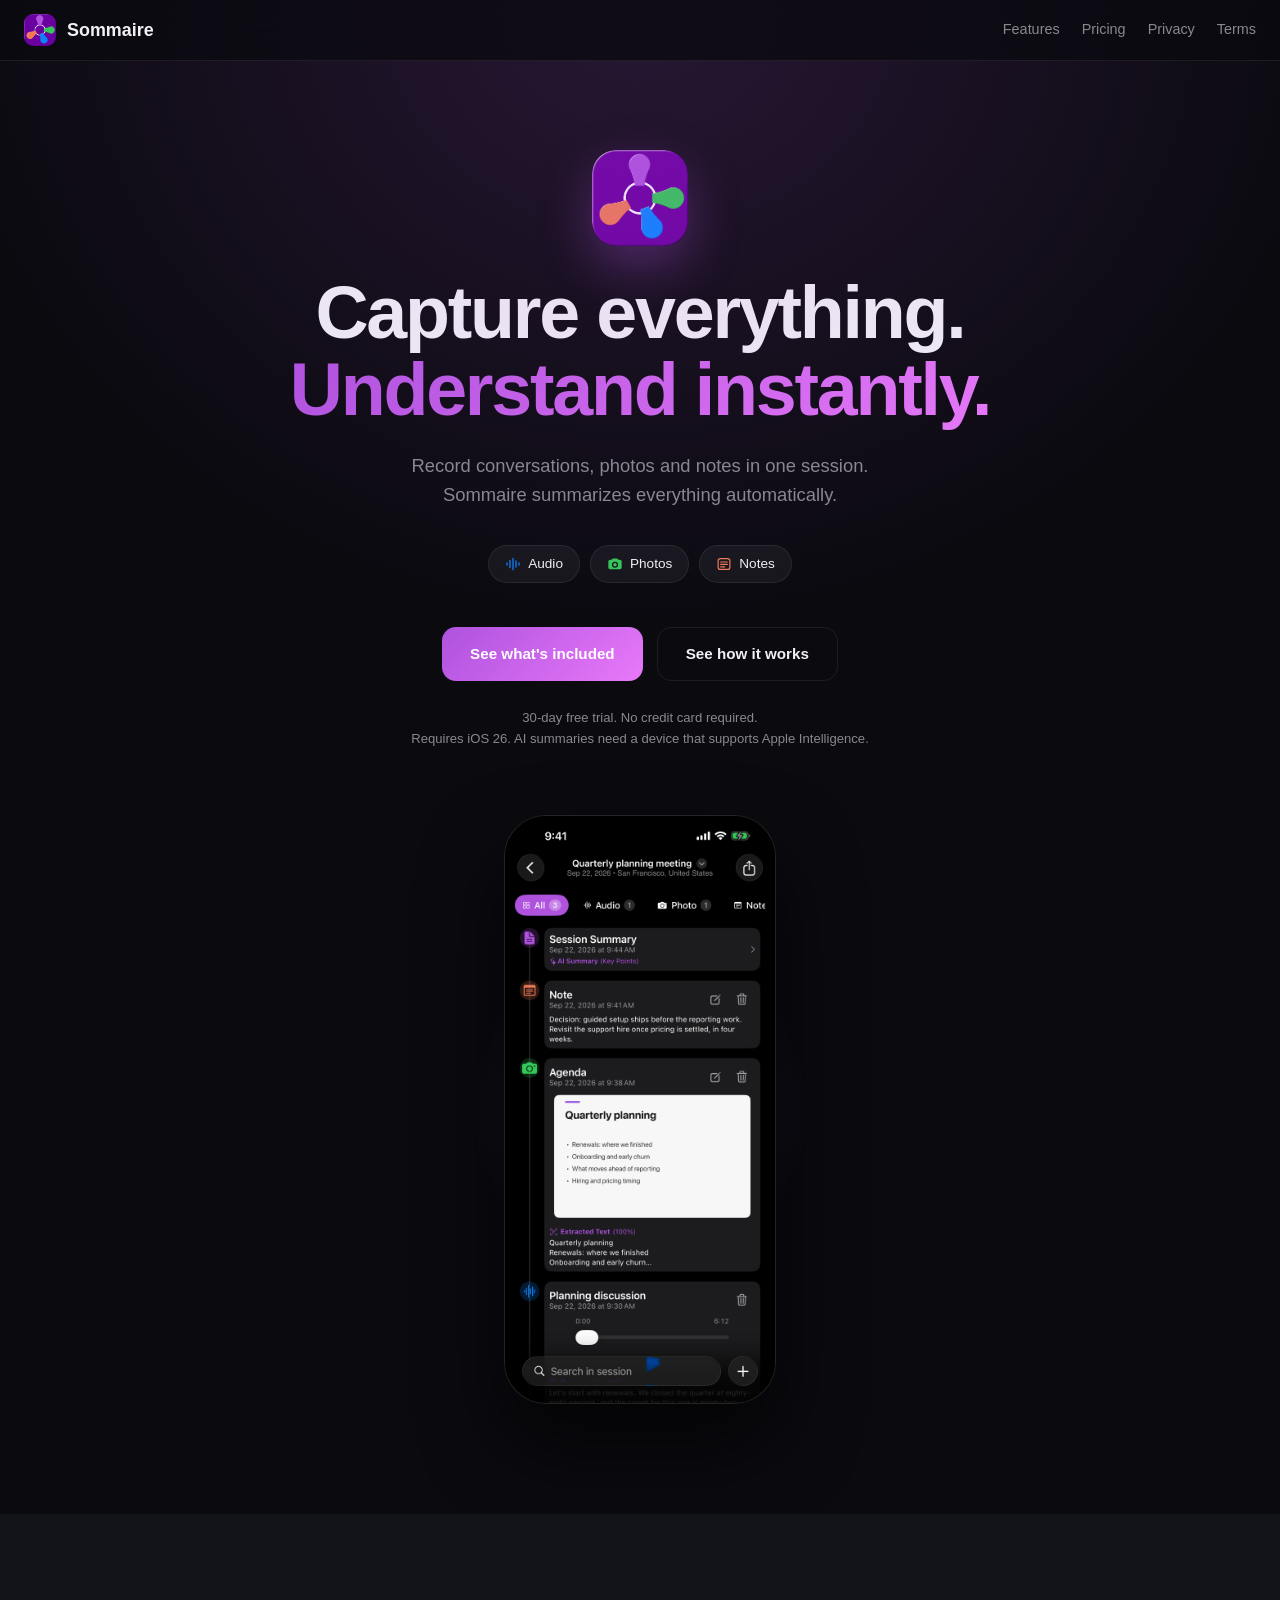
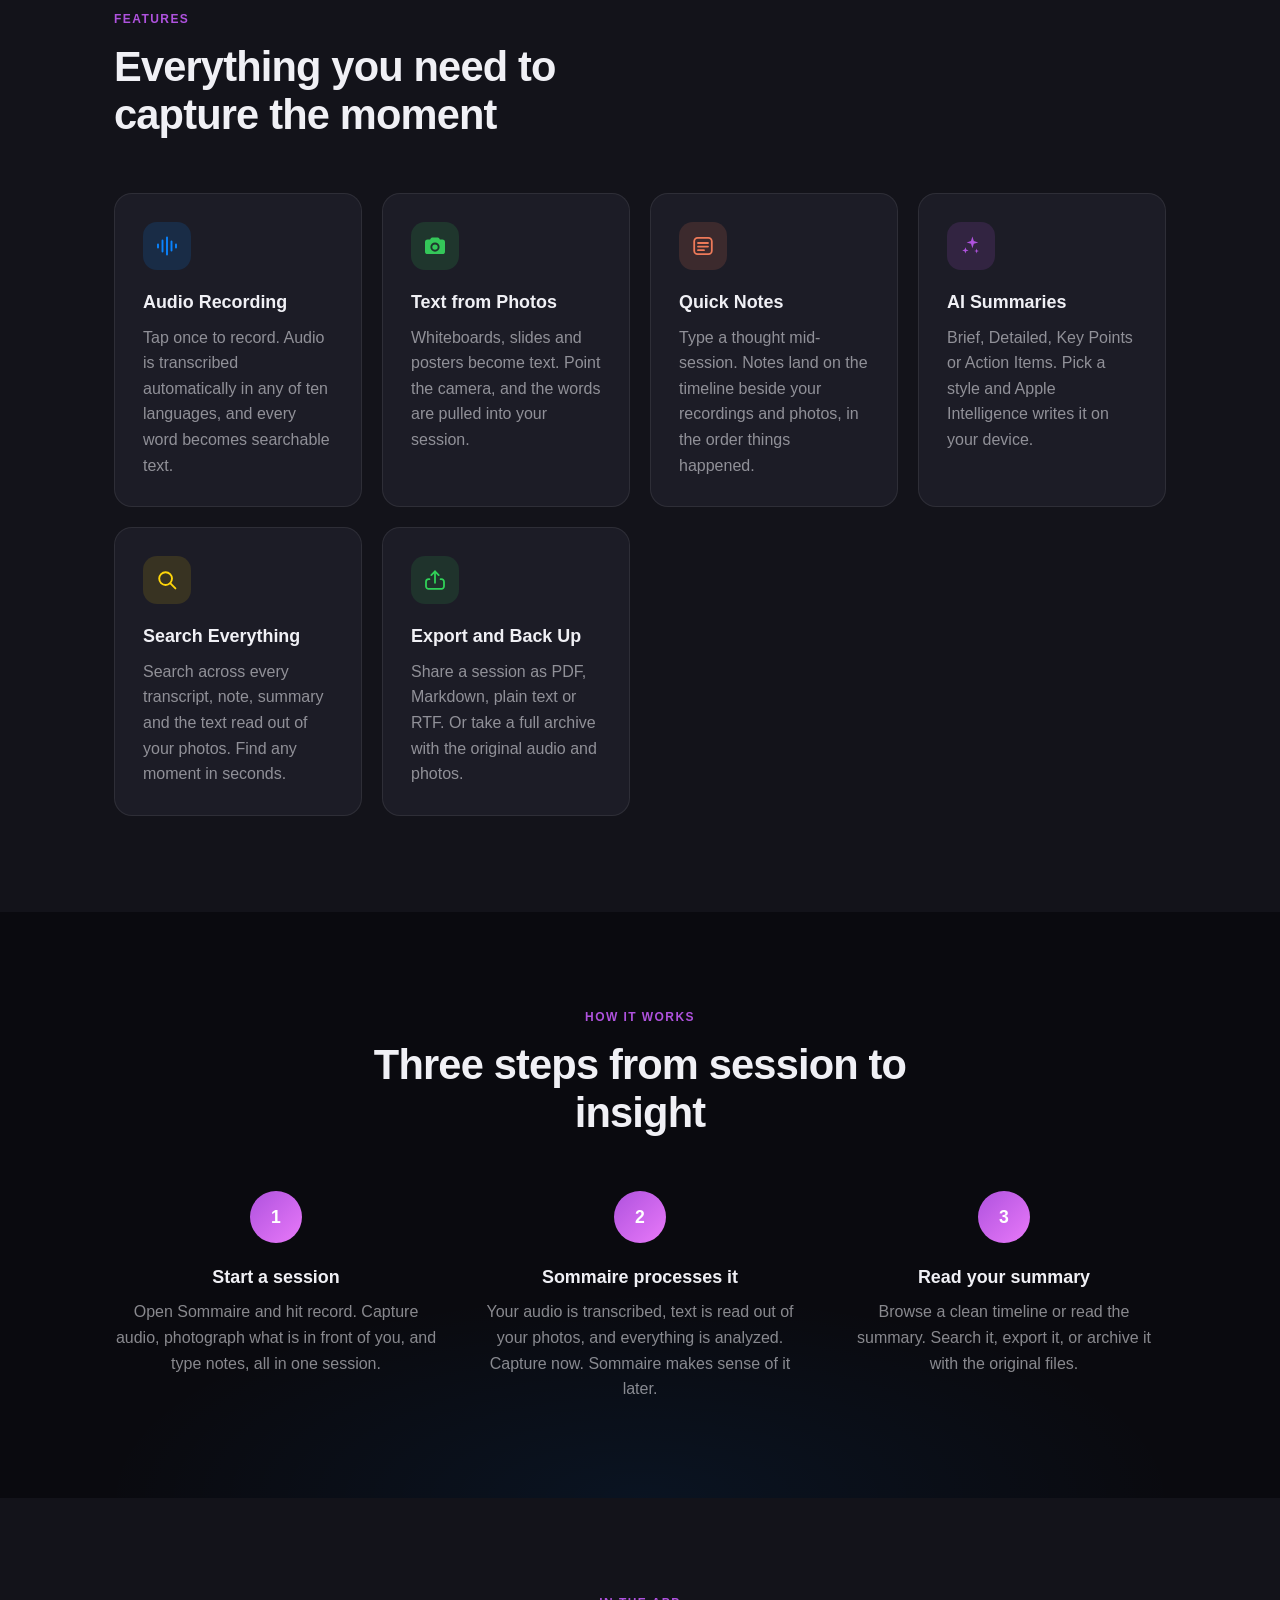
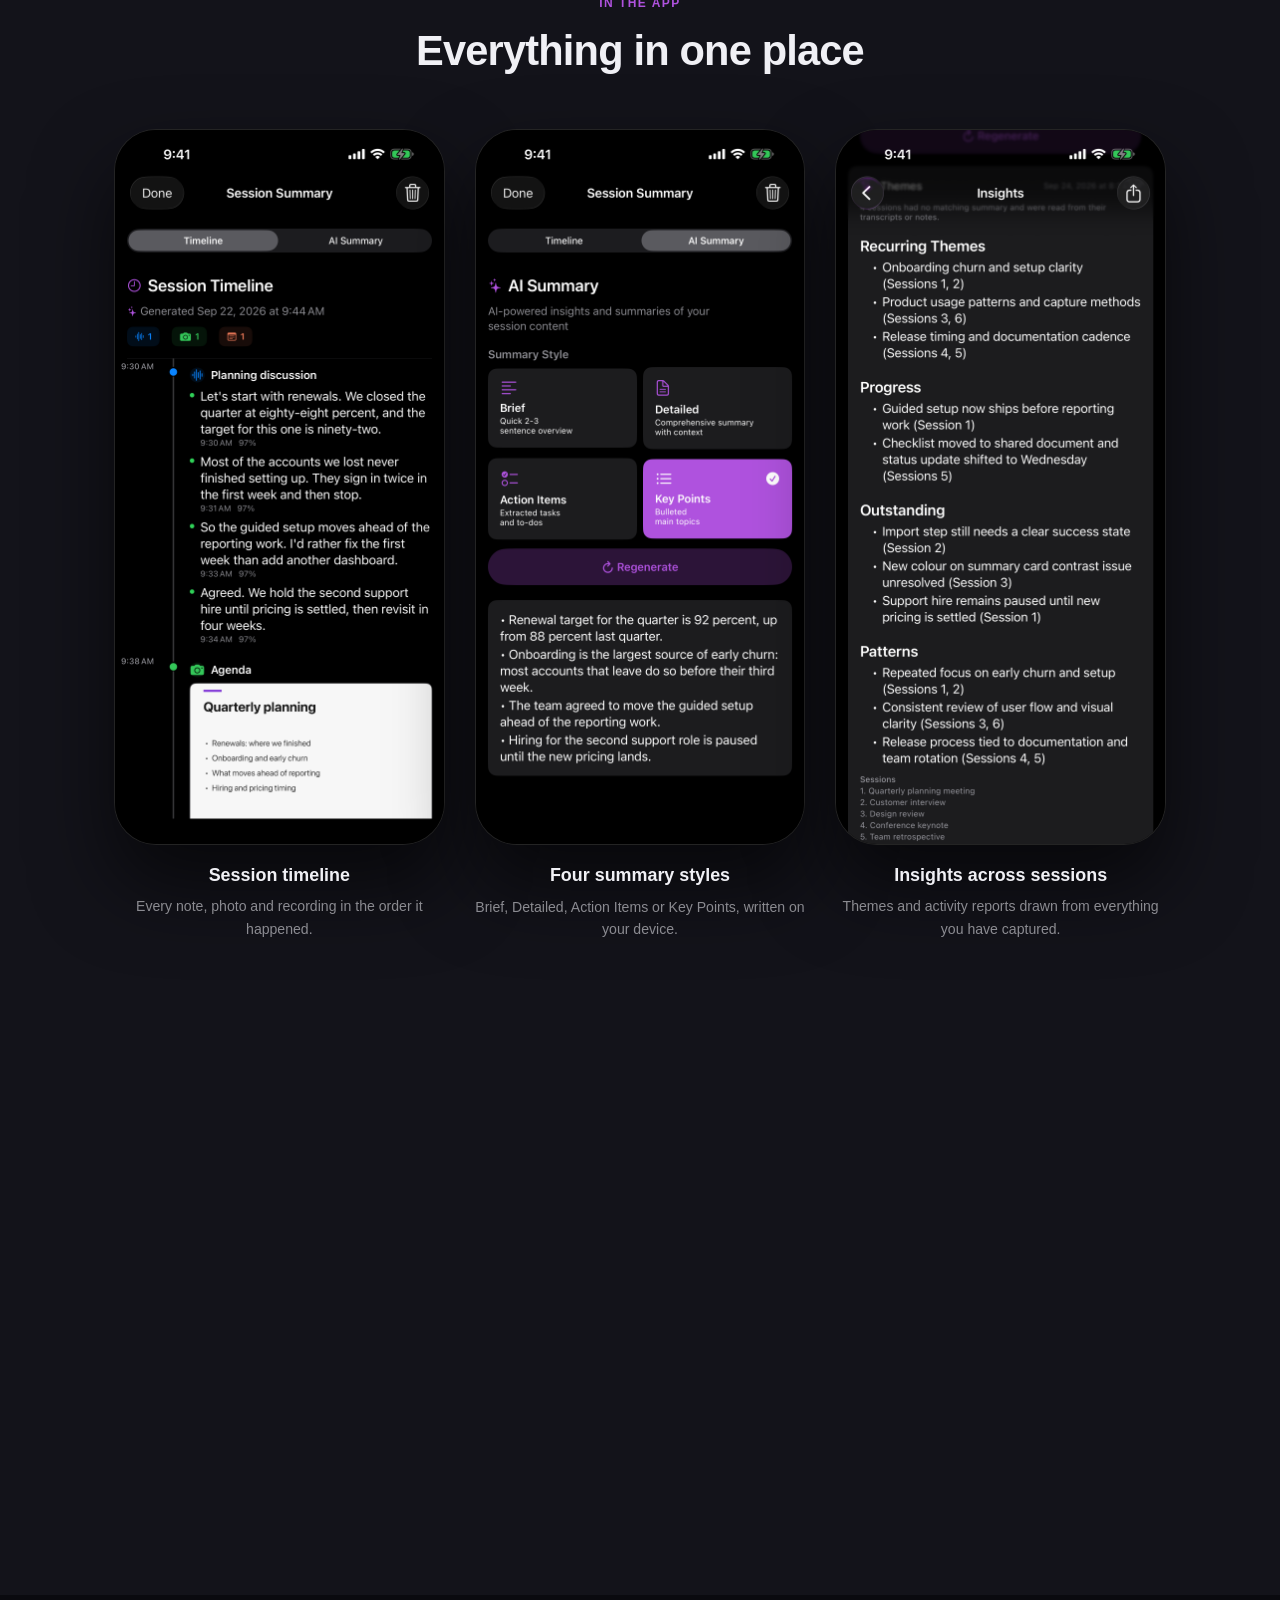
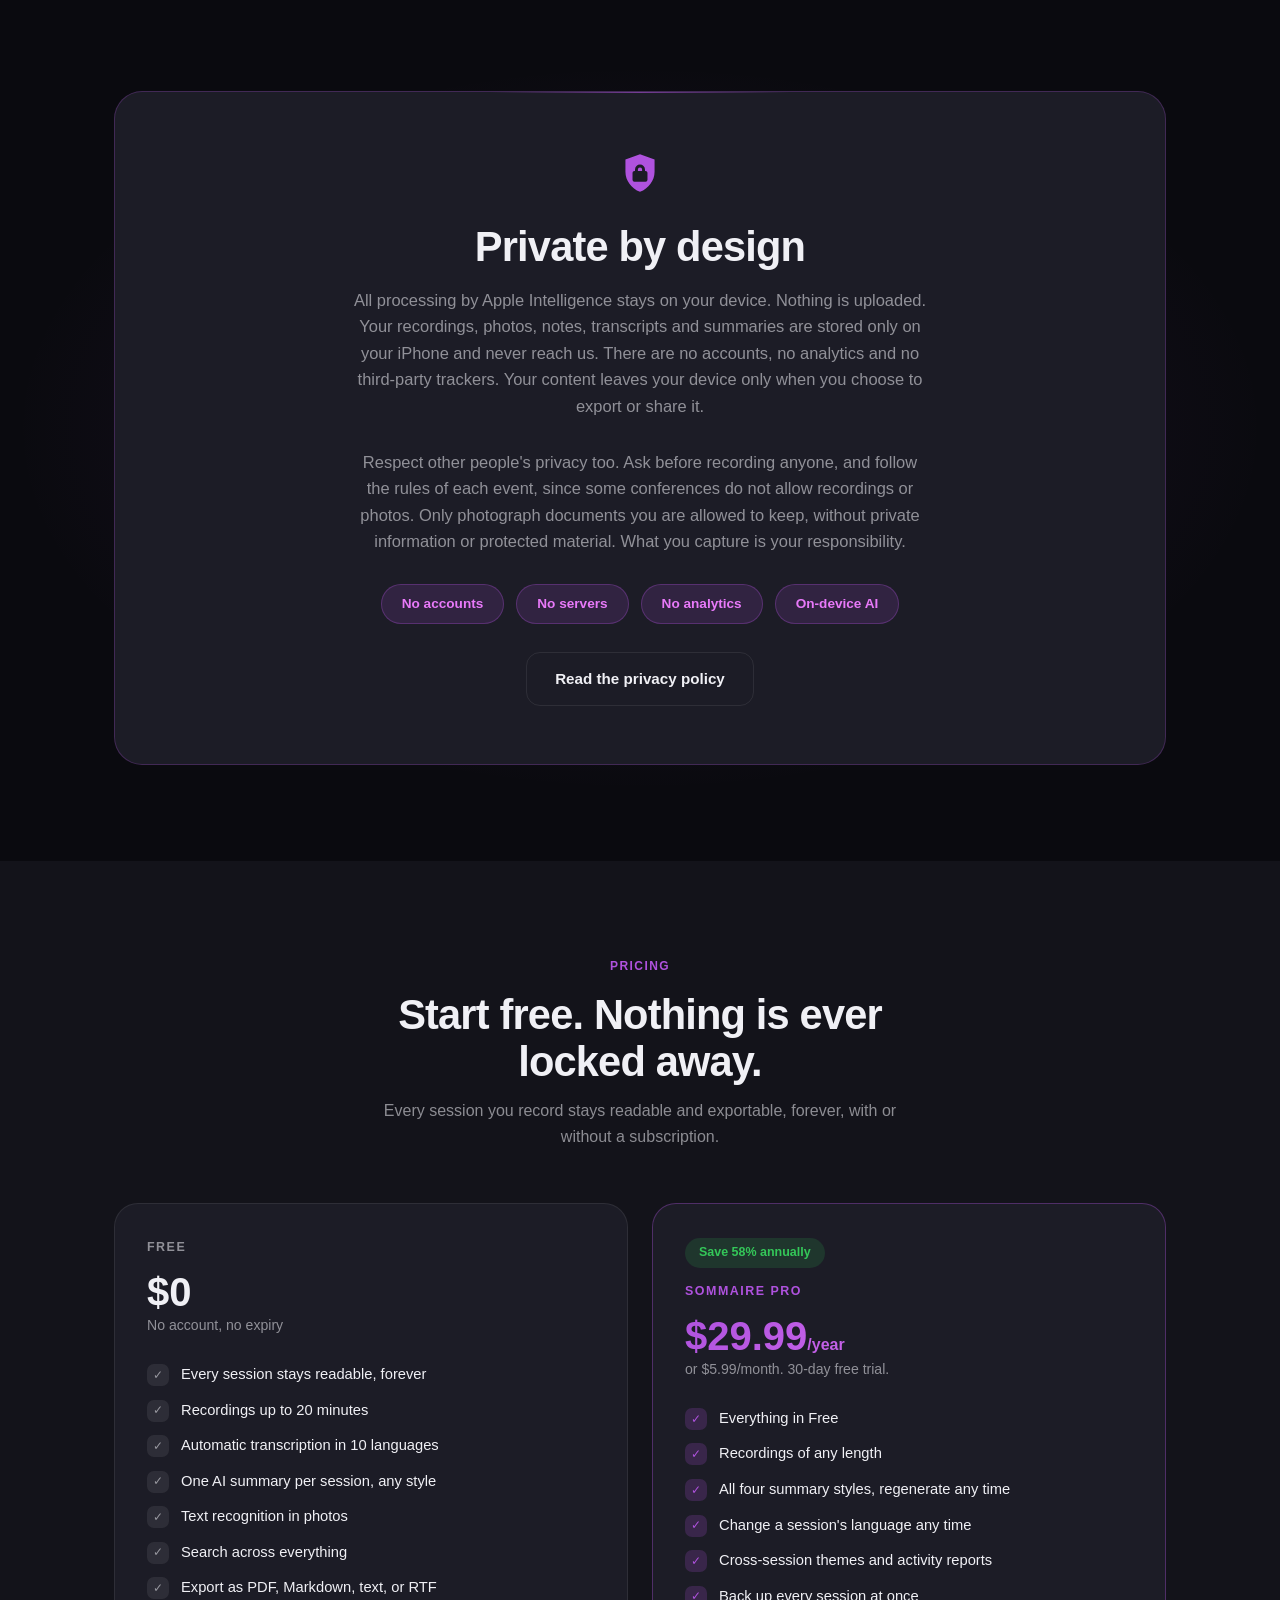
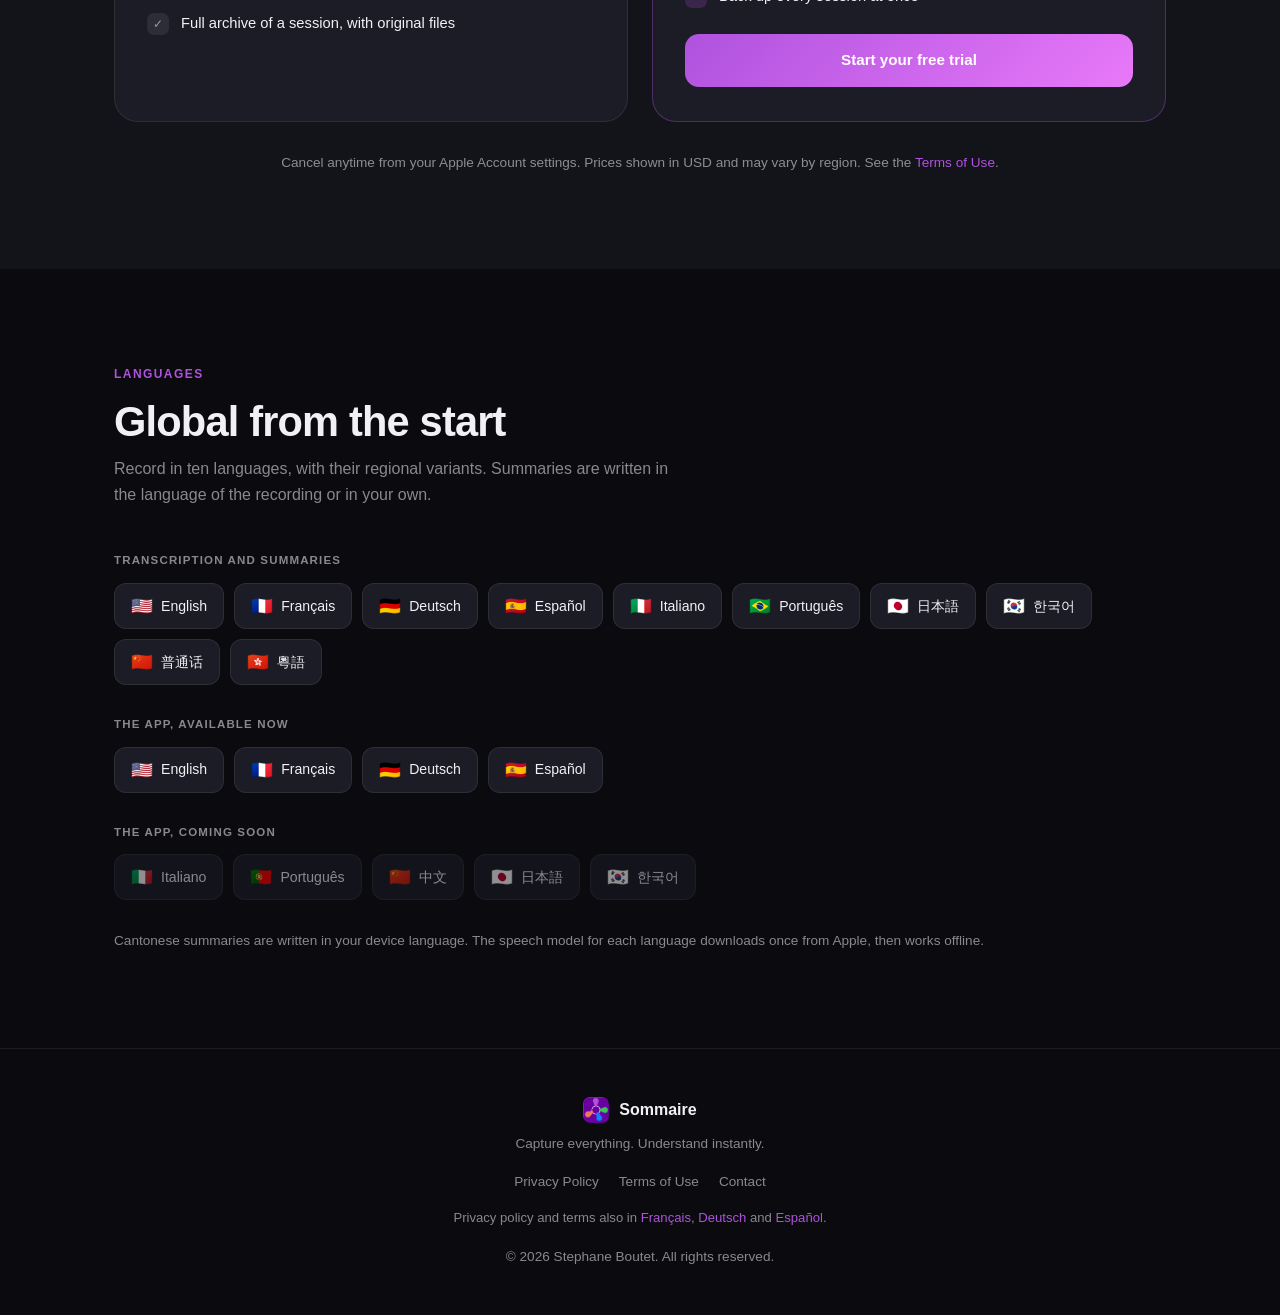
<file: index.html>
<!DOCTYPE html>
<html lang="en">
<head>
  <meta charset="UTF-8" />
  <meta name="viewport" content="width=device-width, initial-scale=1.0" />
  <title>Sommaire: Capture everything. Understand instantly.</title>
  <meta name="description" content="Record conversations, photos and notes in one session. Sommaire summarizes everything automatically, on your device." />
  <link rel="icon" type="image/png" href="assets/favicon.png" />
  <link rel="apple-touch-icon" href="assets/sommaire-icon-180.png" />
  <link rel="stylesheet" href="styles.css" />
  <script>document.documentElement.classList.add('js');</script>
  <style>
    /* ─── Hero ─────────────────────────────────────────────────── */
    #hero { padding-top: 150px; padding-bottom: 110px; text-align: center; position: relative; overflow: hidden; }
    #hero::before {
      content: ""; position: absolute; inset: 0;
      background: radial-gradient(ellipse 80% 60% at 50% 0%, rgba(175,82,222,0.18) 0%, transparent 70%);
      pointer-events: none;
    }
    .hero-icon { width: 96px; height: 96px; border-radius: 24px; margin: 0 auto 28px;
                 box-shadow: 0 20px 50px rgba(175,82,222,0.35); }
    .hero-eyebrow {
      display: inline-flex; align-items: center; gap: 8px;
      font-size: 0.78rem; font-weight: 600; text-transform: uppercase; letter-spacing: 0.12em;
      color: var(--summary); padding: 6px 16px;
      border: 1px solid rgba(175,82,222,0.35); border-radius: 20px; margin-bottom: 26px;
    }
    .hero-eyebrow span { width: 6px; height: 6px; border-radius: 50%; background: var(--summary); }
    #hero h1 { margin-bottom: 22px; }
    #hero .lede { font-size: 1.15rem; max-width: 540px; margin: 0 auto 36px; }
    .hero-chips { display: flex; gap: 10px; justify-content: center; flex-wrap: wrap; margin-bottom: 44px; }
    .chip {
      display: inline-flex; align-items: center; gap: 7px;
      padding: 7px 16px; border-radius: 20px; font-size: 0.85rem; font-weight: 500;
      background: rgba(255,255,255,0.05); border: 1px solid var(--border);
    }
    .chip svg { width: 16px; height: 16px; }
    .chip-audio svg { color: var(--audio); }
    .chip-photo svg { color: var(--photo); }
    .chip-note  svg { color: var(--note);  }
    .cta-row { display: flex; gap: 14px; justify-content: center; flex-wrap: wrap; }
    .hero-req { margin-top: 26px; font-size: 0.82rem; color: var(--muted); }

    /* ─── Device framing for real screenshots ──────────────────── */
    .device {
      border-radius: 42px; overflow: hidden;
      border: 1.5px solid rgba(255,255,255,0.14);
      background: #000;
      box-shadow: 0 40px 80px rgba(0,0,0,0.6), 0 0 0 1px rgba(255,255,255,0.04) inset;
    }
    .device img { display: block; width: 100%; height: auto; }
    .hero-shot { margin: 66px auto 0; position: relative; width: 272px; }
    .phone-glow {
      position: absolute; top: 50%; left: 50%; transform: translate(-50%, -50%);
      width: 340px; height: 340px; border-radius: 50%;
      background: radial-gradient(circle, rgba(175,82,222,0.22) 0%, transparent 70%);
      z-index: -1; pointer-events: none;
    }

    /* ─── Screenshot gallery ───────────────────────────────────── */
    #screens { background: var(--surface); }
    .gallery {
      display: grid; grid-template-columns: repeat(3, 1fr);
      gap: 30px; margin-top: 54px; align-items: start;
    }
    @media (max-width: 820px) { .gallery { grid-template-columns: 1fr; max-width: 300px; margin-left: auto; margin-right: auto; } }
    .shot { text-align: center; }
    .shot .device { margin-bottom: 16px; }
    .shot h3 { margin-bottom: 6px; }
    .shot p { font-size: 0.88rem; }

    /* ─── Features ─────────────────────────────────────────────── */
    #features { background: var(--surface); }
    .features-grid { display: grid; grid-template-columns: repeat(auto-fit, minmax(240px, 1fr)); gap: 20px; margin-top: 54px; }
    .feature-card {
      background: var(--card); border: 1px solid var(--border);
      border-radius: var(--radius); padding: 28px; transition: transform 0.2s, border-color 0.2s;
    }
    .feature-card:hover { transform: translateY(-4px); border-color: rgba(255,255,255,0.14); }
    .feature-icon {
      width: 48px; height: 48px; border-radius: 14px; margin-bottom: 18px;
      display: flex; align-items: center; justify-content: center;
    }
    .feature-icon svg { width: 24px; height: 24px; }
    .fi-audio  { background: rgba(10,132,255,0.15); color: var(--audio);   }
    .fi-photo  { background: rgba(52,199,89,0.15);  color: var(--photo);   }
    .fi-note   { background: rgba(238,122,89,0.15); color: var(--note);    }
    .fi-ai     { background: rgba(175,82,222,0.15); color: var(--summary); }
    .fi-search { background: rgba(255,214,10,0.12); color: #ffd60a;        }
    .fi-export { background: rgba(48,209,88,0.12);  color: #30d158;        }
    .feature-card h3 { margin-bottom: 8px; }

    /* ─── How it works ─────────────────────────────────────────── */
    #how { position: relative; }
    #how::before {
      content: ""; position: absolute; inset: 0;
      background: radial-gradient(ellipse 60% 50% at 50% 100%, rgba(10,132,255,0.08) 0%, transparent 70%);
      pointer-events: none;
    }
    .steps { display: grid; grid-template-columns: repeat(auto-fit, minmax(220px, 1fr)); gap: 40px; margin-top: 54px; }
    .step { text-align: center; }
    .step-num {
      width: 52px; height: 52px; border-radius: 50%; margin: 0 auto 20px;
      background: linear-gradient(135deg, var(--summary), #e879f9);
      display: flex; align-items: center; justify-content: center;
      font-size: 1.1rem; font-weight: 700; color: #fff;
    }
    .step h3 { margin-bottom: 8px; }

    /* ─── Use cases ────────────────────────────────────────────── */
    #usecases { background: var(--surface); }
    .usecases-grid { display: grid; grid-template-columns: repeat(auto-fit, minmax(200px, 1fr)); gap: 18px; margin-top: 54px; }
    .usecase-card {
      background: var(--card); border: 1px solid var(--border);
      border-radius: var(--radius); padding: 28px 24px; transition: transform 0.2s;
    }
    .usecase-card:hover { transform: translateY(-4px); }
    .usecase-icon { display: block; margin-bottom: 14px; }
    .usecase-icon svg { width: 30px; height: 30px; }
    .uc-audio   svg { color: var(--audio);   }
    .uc-photo   svg { color: var(--photo);   }
    .uc-note    svg { color: var(--note);    }
    .uc-summary svg { color: var(--summary); }
    .usecase-card h3 { margin-bottom: 6px; }

    /* ─── Privacy ──────────────────────────────────────────────── */
    #privacy { position: relative; overflow: hidden; }
    #privacy::before {
      content: ""; position: absolute; inset: 0;
      background: radial-gradient(ellipse 70% 60% at 50% 50%, rgba(175,82,222,0.12) 0%, transparent 70%);
      pointer-events: none;
    }
    .privacy-inner {
      background: var(--card); border: 1px solid rgba(175,82,222,0.25);
      border-radius: 28px; padding: 58px 48px; text-align: center;
      position: relative; overflow: hidden;
    }
    .privacy-inner::before {
      content: ""; position: absolute; top: 0; left: 50%; transform: translateX(-50%);
      width: 300px; height: 1px;
      background: linear-gradient(90deg, transparent, rgba(175,82,222,0.6), transparent);
    }
    .privacy-icon { display: block; margin-bottom: 20px; }
    .privacy-icon svg { width: 46px; height: 46px; margin: 0 auto; color: var(--summary); }
    .privacy-inner h2 { margin-bottom: 16px; }
    .privacy-inner p { max-width: 580px; margin: 0 auto 30px; font-size: 1.03rem; }
    .privacy-pills { display: flex; gap: 12px; justify-content: center; flex-wrap: wrap; margin-bottom: 28px; }
    .privacy-pill {
      padding: 8px 20px; border-radius: 20px; font-size: 0.85rem; font-weight: 600;
      background: rgba(175,82,222,0.15); border: 1px solid rgba(175,82,222,0.3); color: #e879f9;
    }

    /* ─── Pricing ──────────────────────────────────────────────── */
    #pricing { background: var(--surface); position: relative; overflow: hidden; }
    .tiers { display: grid; grid-template-columns: 1fr 1fr; gap: 24px; margin-top: 54px; }
    @media (max-width: 760px) { .tiers { grid-template-columns: 1fr; } }
    .tier {
      background: var(--card); border: 1px solid var(--border);
      border-radius: 24px; padding: 34px 32px; display: flex; flex-direction: column;
    }
    .tier.pro { border-color: rgba(175,82,222,0.35); }
    .tier-name { font-size: 0.78rem; font-weight: 700; text-transform: uppercase; letter-spacing: 0.12em; margin-bottom: 12px; }
    .tier.free .tier-name { color: var(--muted); }
    .tier.pro  .tier-name { color: var(--summary); }
    .tier-price { font-size: 2.5rem; font-weight: 800; line-height: 1.1; }
    .tier.pro .tier-price {
      background: linear-gradient(135deg, var(--summary), #e879f9);
      -webkit-background-clip: text; -webkit-text-fill-color: transparent; background-clip: text;
    }
    .tier-price-sub { color: var(--muted); font-size: 0.88rem; margin-bottom: 26px; }
    .tier ul { list-style: none; display: flex; flex-direction: column; gap: 12px; flex: 1; margin-bottom: 26px; }
    .tier li { display: flex; align-items: flex-start; gap: 12px; font-size: 0.92rem; color: var(--text); }
    .tier-check {
      width: 22px; height: 22px; border-radius: 7px; flex-shrink: 0; margin-top: 1px;
      display: flex; align-items: center; justify-content: center; font-size: 0.72rem;
    }
    .tier.free .tier-check { background: rgba(255,255,255,0.08); color: var(--muted); }
    .tier.pro  .tier-check { background: rgba(175,82,222,0.2);   color: var(--summary); }
    .tier-badge {
      display: inline-block; padding: 5px 14px; border-radius: 20px; align-self: flex-start;
      background: rgba(52,199,89,0.15); color: #34c759;
      font-size: 0.78rem; font-weight: 700; margin-bottom: 14px;
    }
    .pricing-note { text-align: center; margin-top: 30px; font-size: 0.85rem; }

    /* ─── Languages ────────────────────────────────────────────── */
    .waves { margin-top: 44px; display: flex; flex-direction: column; gap: 30px; }
    .wave-label {
      font-size: 0.72rem; font-weight: 700; text-transform: uppercase;
      letter-spacing: 0.1em; color: var(--muted); margin-bottom: 13px;
    }
    .lang-row { display: flex; flex-wrap: wrap; gap: 10px; }
    .lang-pill.soon { opacity: 0.55; }
    .lang-pill {
      display: flex; align-items: center; gap: 8px; padding: 8px 16px; border-radius: 12px;
      background: var(--card); border: 1px solid var(--border);
      font-size: 0.88rem; font-weight: 500; transition: border-color 0.2s;
    }
    .lang-pill:hover { border-color: rgba(175,82,222,0.4); }
    .lang-flag { font-size: 1.1rem; }
  </style>
</head>
<body>

<!-- Icon sprite. Drawn to match the SF Symbols the app uses (waveform, camera.fill,
     note.text, sparkles, magnifyingglass, square.and.arrow.up, mic.fill, book.fill,
     lightbulb.fill, lock.shield.fill). Redrawn rather than exported: Apple's SF Symbols
     licence covers use inside apps on Apple platforms, not web pages. -->
<svg width="0" height="0" style="position:absolute" aria-hidden="true" focusable="false">
  <defs>
    <symbol id="i-waveform" viewBox="0 0 24 24">
      <g fill="none" stroke="currentColor" stroke-width="1.9" stroke-linecap="round">
        <path d="M3 10.5v3M7.5 6.5v11M12 3.5v17M16.5 7.5v9M21 10.5v3"/>
      </g>
    </symbol>
    <symbol id="i-camera" viewBox="0 0 24 24">
      <path fill="currentColor" d="M9.2 3.6a1.6 1.6 0 0 0-1.36.75L7.1 5.6H4.6A2.6 2.6 0 0 0 2 8.2v9.2a2.6 2.6 0 0 0 2.6 2.6h14.8a2.6 2.6 0 0 0 2.6-2.6V8.2a2.6 2.6 0 0 0-2.6-2.6h-2.5l-.74-1.25a1.6 1.6 0 0 0-1.36-.75Zm2.8 4.9a4.6 4.6 0 1 1 0 9.2 4.6 4.6 0 0 1 0-9.2Zm0 1.9a2.7 2.7 0 1 0 0 5.4 2.7 2.7 0 0 0 0-5.4Z"/>
    </symbol>
    <symbol id="i-note" viewBox="0 0 24 24">
      <g fill="none" stroke="currentColor" stroke-width="1.8" stroke-linecap="round" stroke-linejoin="round">
        <rect x="3.2" y="3.8" width="17.6" height="16.4" rx="3.4"/>
        <path d="M7 9h10M7 12.6h10M7 16.2h6"/>
      </g>
    </symbol>
    <symbol id="i-sparkles" viewBox="0 0 24 24">
      <g fill="currentColor">
        <path d="M13.4 2.6 14.8 7 19.2 8.4 14.8 9.8 13.4 14.2 12 9.8 7.6 8.4 12 7Z"/>
        <path d="M6.4 13.2 7.2 15.6 9.6 16.4 7.2 17.2 6.4 19.6 5.6 17.2 3.2 16.4 5.6 15.6Z"/>
        <path d="M17.6 14.6 18.2 16.4 20 17 18.2 17.6 17.6 19.4 17 17.6 15.2 17 17 16.4Z"/>
      </g>
    </symbol>
    <symbol id="i-search" viewBox="0 0 24 24">
      <g fill="none" stroke="currentColor" stroke-width="1.9" stroke-linecap="round">
        <circle cx="10.6" cy="10.6" r="6.4"/>
        <path d="M15.4 15.4 20.4 20.4"/>
      </g>
    </symbol>
    <symbol id="i-export" viewBox="0 0 24 24">
      <g fill="none" stroke="currentColor" stroke-width="1.8" stroke-linecap="round" stroke-linejoin="round">
        <path d="M12 3.4v11.4"/>
        <path d="M8.3 7.1 12 3.4l3.7 3.7"/>
        <path d="M6.4 11.2H5.6A2.6 2.6 0 0 0 3 13.8v4.4a2.6 2.6 0 0 0 2.6 2.6h12.8a2.6 2.6 0 0 0 2.6-2.6v-4.4a2.6 2.6 0 0 0-2.6-2.6h-.8"/>
      </g>
    </symbol>
    <symbol id="i-mic" viewBox="0 0 24 24">
      <path fill="currentColor" d="M12 2.6a3.4 3.4 0 0 0-3.4 3.4v6a3.4 3.4 0 0 0 6.8 0V6A3.4 3.4 0 0 0 12 2.6Z"/>
      <g fill="none" stroke="currentColor" stroke-width="1.9" stroke-linecap="round">
        <path d="M5.6 11.4a6.4 6.4 0 0 0 12.8 0M12 17.8v3.6"/>
      </g>
    </symbol>
    <symbol id="i-book" viewBox="0 0 24 24">
      <path fill="currentColor" d="M6.4 2.8A3.4 3.4 0 0 0 3 6.2v11.6a3.4 3.4 0 0 1 3.4-3.4H21V2.8Zm0 13.2A1.6 1.6 0 0 0 4.8 17.6 1.6 1.6 0 0 0 6.4 19.2H21v-3.2Z"/>
    </symbol>
    <symbol id="i-idea" viewBox="0 0 24 24">
      <path fill="currentColor" d="M12 2.4a7 7 0 0 0-4.1 12.7c.5.4.8.9.9 1.5l.1.6h6.2l.1-.6c.1-.6.4-1.1.9-1.5A7 7 0 0 0 12 2.4Z"/>
      <g fill="none" stroke="currentColor" stroke-width="1.8" stroke-linecap="round">
        <path d="M9.4 19h5.2M10.2 21.4h3.6"/>
      </g>
    </symbol>
    <symbol id="i-shield" viewBox="0 0 24 24">
      <path fill="currentColor" d="M12 2.2 4.4 5v6.3c0 4.6 3.1 8.7 7.6 10.5 4.5-1.8 7.6-5.9 7.6-10.5V5Zm0 5.4a2.6 2.6 0 0 1 2.6 2.6v.7h.3a1 1 0 0 1 1 1v3.6a1 1 0 0 1-1 1H9.1a1 1 0 0 1-1-1v-3.6a1 1 0 0 1 1-1h.3v-.7A2.6 2.6 0 0 1 12 7.6Zm0 1.5a1.1 1.1 0 0 0-1.1 1.1v.7h2.2v-.7A1.1 1.1 0 0 0 12 9.1Z"/>
    </symbol>
  </defs>
</svg>

<!-- ─── Nav ──────────────────────────────────────────────────── -->
<nav class="site-nav">
  <a class="nav-logo" href="index.html">
    <img src="assets/sommaire-icon.png" alt="" />
    Sommaire
  </a>
  <div class="nav-links">
    <a href="#features" class="hide-sm">Features</a>
    <a href="#pricing" class="hide-sm">Pricing</a>
    <a href="privacy.html" data-legal="privacy">Privacy</a>
    <a href="terms.html" data-legal="terms">Terms</a>
  </div>
</nav>

<!-- ─── Hero ─────────────────────────────────────────────────── -->
<section id="hero">
  <div class="container">
    <img class="hero-icon" src="assets/sommaire-icon.png" alt="Sommaire app icon" width="96" height="96" />
    <h1>Capture everything.<br><span class="grad">Understand instantly.</span></h1>
    <p class="lede">Record conversations, photos and notes in one session. Sommaire summarizes everything automatically.</p>

    <div class="hero-chips">
      <div class="chip chip-audio"><svg aria-hidden="true"><use href="#i-waveform"/></svg> Audio</div>
      <div class="chip chip-photo"><svg aria-hidden="true"><use href="#i-camera"/></svg> Photos</div>
      <div class="chip chip-note"><svg aria-hidden="true"><use href="#i-note"/></svg> Notes</div>
    </div>

    <div class="cta-row">
      <!-- TODO: replace with the App Store URL once the app is live -->
      <a class="btn btn-primary" href="#pricing">See what's included</a>
      <a class="btn btn-secondary" href="#how">See how it works</a>
    </div>

    <p class="hero-req">30-day free trial. No credit card required.<br />Requires iOS 26. AI summaries need a device that supports Apple Intelligence.</p>

    <div class="hero-shot fade-up">
      <div class="phone-glow"></div>
      <div class="device">
        <img src="assets/shot-timeline.png" width="700" height="1521"
             alt="A Sommaire session showing a summary, a photo with extracted text, an audio recording with its transcription, and a note" />
      </div>
    </div>
  </div>
</section>

<!-- ─── Features ─────────────────────────────────────────────── -->
<section id="features">
  <div class="container">
    <div class="section-intro fade-up">
      <div class="section-label">Features</div>
      <h2>Everything you need to capture the moment</h2>
    </div>

    <div class="features-grid">
      <div class="feature-card fade-up">
        <div class="feature-icon fi-audio"><svg aria-hidden="true"><use href="#i-waveform"/></svg></div>
        <h3>Audio Recording</h3>
        <p>Tap once to record. Audio is transcribed automatically in any of ten languages, and every word becomes searchable text.</p>
      </div>
      <div class="feature-card fade-up">
        <div class="feature-icon fi-photo"><svg aria-hidden="true"><use href="#i-camera"/></svg></div>
        <h3>Text from Photos</h3>
        <p>Whiteboards, slides and posters become text. Point the camera, and the words are pulled into your session.</p>
      </div>
      <div class="feature-card fade-up">
        <div class="feature-icon fi-note"><svg aria-hidden="true"><use href="#i-note"/></svg></div>
        <h3>Quick Notes</h3>
        <p>Type a thought mid-session. Notes land on the timeline beside your recordings and photos, in the order things happened.</p>
      </div>
      <div class="feature-card fade-up">
        <div class="feature-icon fi-ai"><svg aria-hidden="true"><use href="#i-sparkles"/></svg></div>
        <h3>AI Summaries</h3>
        <p>Brief, Detailed, Key Points or Action Items. Pick a style and Apple Intelligence writes it on your device.</p>
      </div>
      <div class="feature-card fade-up">
        <div class="feature-icon fi-search"><svg aria-hidden="true"><use href="#i-search"/></svg></div>
        <h3>Search Everything</h3>
        <p>Search across every transcript, note, summary and the text read out of your photos. Find any moment in seconds.</p>
      </div>
      <div class="feature-card fade-up">
        <div class="feature-icon fi-export"><svg aria-hidden="true"><use href="#i-export"/></svg></div>
        <h3>Export and Back Up</h3>
        <p>Share a session as PDF, Markdown, plain text or RTF. Or take a full archive with the original audio and photos.</p>
      </div>
    </div>
  </div>
</section>

<!-- ─── How it works ─────────────────────────────────────────── -->
<section id="how">
  <div class="container">
    <div class="section-intro fade-up" style="text-align:center; margin:0 auto;">
      <div class="section-label" style="text-align:center;">How it works</div>
      <h2>Three steps from session to insight</h2>
    </div>
    <div class="steps">
      <div class="step fade-up">
        <div class="step-num">1</div>
        <h3>Start a session</h3>
        <p>Open Sommaire and hit record. Capture audio, photograph what is in front of you, and type notes, all in one session.</p>
      </div>
      <div class="step fade-up">
        <div class="step-num">2</div>
        <h3>Sommaire processes it</h3>
        <p>Your audio is transcribed, text is read out of your photos, and everything is analyzed. Capture now. Sommaire makes sense of it later.</p>
      </div>
      <div class="step fade-up">
        <div class="step-num">3</div>
        <h3>Read your summary</h3>
        <p>Browse a clean timeline or read the summary. Search it, export it, or archive it with the original files.</p>
      </div>
    </div>
  </div>
</section>

<!-- ─── Screens ──────────────────────────────────────────────── -->
<section id="screens">
  <div class="container">
    <div class="section-intro fade-up" style="text-align:center; margin:0 auto;">
      <div class="section-label" style="text-align:center;">In the app</div>
      <h2>Everything in one place</h2>
    </div>
    <div class="gallery">
      <div class="shot fade-up">
        <div class="device">
          <img src="assets/shot-session-timeline.png" width="700" height="1521" loading="lazy"
               alt="A session timeline listing a note and a transcribed recording against their timestamps" />
        </div>
        <h3>Session timeline</h3>
        <p>Every note, photo and recording in the order it happened.</p>
      </div>
      <div class="shot fade-up">
        <div class="device">
          <img src="assets/shot-ai-summary.png" width="700" height="1521" loading="lazy"
               alt="The AI Summary tab with four summary styles and generated key points" />
        </div>
        <h3>Four summary styles</h3>
        <p>Brief, Detailed, Action Items or Key Points, written on your device.</p>
      </div>
      <div class="shot fade-up">
        <div class="device">
          <img src="assets/shot-insights.png" width="700" height="1521" loading="lazy"
               alt="The Insights screen showing session statistics and cross-session AI reports" />
        </div>
        <h3>Insights across sessions</h3>
        <p>Themes and activity reports drawn from everything you have captured.</p>
      </div>
    </div>
  </div>
</section>

<!-- ─── Use cases ────────────────────────────────────────────── -->
<section id="usecases">
  <div class="container">
    <div class="section-intro fade-up">
      <div class="section-label">Use cases</div>
      <h2>One app for every session</h2>
      <p style="margin-top:10px;">Built for how you work.</p>
    </div>
    <div class="usecases-grid">
      <div class="usecase-card fade-up">
        <span class="usecase-icon uc-audio"><svg aria-hidden="true"><use href="#i-mic"/></svg></span>
        <h3>Meetings</h3>
        <p>Summaries and action items.</p>
      </div>
      <div class="usecase-card fade-up">
        <span class="usecase-icon uc-photo"><svg aria-hidden="true"><use href="#i-camera"/></svg></span>
        <h3>Site Visits</h3>
        <p>Photos, interviews and reports.</p>
      </div>
      <div class="usecase-card fade-up">
        <span class="usecase-icon uc-note"><svg aria-hidden="true"><use href="#i-book"/></svg></span>
        <h3>Lectures</h3>
        <p>Transcripts and takeaways.</p>
      </div>
      <div class="usecase-card fade-up">
        <span class="usecase-icon uc-summary"><svg aria-hidden="true"><use href="#i-idea"/></svg></span>
        <h3>Brainstorms</h3>
        <p>Ideas, organized.</p>
      </div>
    </div>
  </div>
</section>

<!-- ─── Privacy ──────────────────────────────────────────────── -->
<section id="privacy">
  <div class="container">
    <div class="privacy-inner fade-up">
      <span class="privacy-icon"><svg aria-hidden="true"><use href="#i-shield"/></svg></span>
      <h2>Private by design</h2>
      <p>All processing by Apple Intelligence stays on your device. Nothing is uploaded. Your recordings, photos, notes, transcripts and summaries are stored only on your iPhone and never reach us. There are no accounts, no analytics and no third-party trackers. Your content leaves your device only when you choose to export or share it.</p>
      <p style="margin-top:14px;">Respect other people's privacy too. Ask before recording anyone, and follow the rules of each event, since some conferences do not allow recordings or photos. Only photograph documents you are allowed to keep, without private information or protected material. What you capture is your responsibility.</p>
      <div class="privacy-pills">
        <span class="privacy-pill">No accounts</span>
        <span class="privacy-pill">No servers</span>
        <span class="privacy-pill">No analytics</span>
        <span class="privacy-pill">On-device AI</span>
      </div>
      <a class="btn btn-secondary" href="privacy.html" data-legal="privacy">Read the privacy policy</a>
    </div>
  </div>
</section>

<!-- ─── Pricing ──────────────────────────────────────────────── -->
<section id="pricing">
  <div class="container">
    <div class="section-intro fade-up" style="text-align:center; margin:0 auto;">
      <div class="section-label" style="text-align:center;">Pricing</div>
      <h2>Start free. Nothing is ever locked away.</h2>
      <p style="margin-top:12px;">Every session you record stays readable and exportable, forever, with or without a subscription.</p>
    </div>

    <div class="tiers fade-up">
      <div class="tier free">
        <div class="tier-name">Free</div>
        <div class="tier-price">$0</div>
        <div class="tier-price-sub">No account, no expiry</div>
        <ul>
          <li><span class="tier-check">✓</span> Every session stays readable, forever</li>
          <li><span class="tier-check">✓</span> Recordings up to 20 minutes</li>
          <li><span class="tier-check">✓</span> Automatic transcription in 10 languages</li>
          <li><span class="tier-check">✓</span> One AI summary per session, any style</li>
          <li><span class="tier-check">✓</span> Text recognition in photos</li>
          <li><span class="tier-check">✓</span> Search across everything</li>
          <li><span class="tier-check">✓</span> Export as PDF, Markdown, text, or RTF</li>
          <li><span class="tier-check">✓</span> Full archive of a session, with original files</li>
        </ul>
      </div>

      <div class="tier pro">
        <span class="tier-badge">Save 58% annually</span>
        <div class="tier-name">Sommaire Pro</div>
        <div class="tier-price">$29.99<span style="font-size:1rem; font-weight:600;">/year</span></div>
        <div class="tier-price-sub">or $5.99/month. 30-day free trial.</div>
        <ul>
          <li><span class="tier-check">✓</span> Everything in Free</li>
          <li><span class="tier-check">✓</span> Recordings of any length</li>
          <li><span class="tier-check">✓</span> All four summary styles, regenerate any time</li>
          <li><span class="tier-check">✓</span> Change a session's language any time</li>
          <li><span class="tier-check">✓</span> Cross-session themes and activity reports</li>
          <li><span class="tier-check">✓</span> Back up every session at once</li>
        </ul>
        <!-- TODO: replace with the App Store URL once the app is live -->
        <a class="btn btn-primary" href="#" style="width:100%; justify-content:center;">Start your free trial</a>
      </div>
    </div>

    <p class="pricing-note">Cancel anytime from your Apple Account settings. Prices shown in USD and may vary by region. See the <a href="terms.html" data-legal="terms">Terms of Use</a>.</p>
  </div>
</section>

<!-- ─── Languages ────────────────────────────────────────────── -->
<section id="languages">
  <div class="container">
    <div class="section-intro fade-up">
      <div class="section-label">Languages</div>
      <h2>Global from the start</h2>
      <p style="margin-top:10px;">Record in ten languages, with their regional variants. Summaries are written in the language of the recording or in your own.</p>
    </div>

    <div class="waves fade-up">
      <div>
        <div class="wave-label">Transcription and summaries</div>
        <div class="lang-row">
          <div class="lang-pill"><span class="lang-flag">🇺🇸</span> English</div>
          <div class="lang-pill"><span class="lang-flag">🇫🇷</span> Français</div>
          <div class="lang-pill"><span class="lang-flag">🇩🇪</span> Deutsch</div>
          <div class="lang-pill"><span class="lang-flag">🇪🇸</span> Español</div>
          <div class="lang-pill"><span class="lang-flag">🇮🇹</span> Italiano</div>
          <div class="lang-pill"><span class="lang-flag">🇧🇷</span> Português</div>
          <div class="lang-pill"><span class="lang-flag">🇯🇵</span> 日本語</div>
          <div class="lang-pill"><span class="lang-flag">🇰🇷</span> 한국어</div>
          <div class="lang-pill"><span class="lang-flag">🇨🇳</span> 普通话</div>
          <div class="lang-pill"><span class="lang-flag">🇭🇰</span> 粵語</div>
        </div>
      </div>
      <div>
        <div class="wave-label">The app, available now</div>
        <div class="lang-row">
          <div class="lang-pill"><span class="lang-flag">🇺🇸</span> English</div>
          <div class="lang-pill"><span class="lang-flag">🇫🇷</span> Français</div>
          <div class="lang-pill"><span class="lang-flag">🇩🇪</span> Deutsch</div>
          <div class="lang-pill"><span class="lang-flag">🇪🇸</span> Español</div>
        </div>
      </div>
      <div>
        <div class="wave-label">The app, coming soon</div>
        <div class="lang-row">
          <div class="lang-pill soon"><span class="lang-flag">🇮🇹</span> Italiano</div>
          <div class="lang-pill soon"><span class="lang-flag">🇵🇹</span> Português</div>
          <div class="lang-pill soon"><span class="lang-flag">🇨🇳</span> 中文</div>
          <div class="lang-pill soon"><span class="lang-flag">🇯🇵</span> 日本語</div>
          <div class="lang-pill soon"><span class="lang-flag">🇰🇷</span> 한국어</div>
        </div>
      </div>
    </div>
    <p class="pricing-note" style="text-align:left;">Cantonese summaries are written in your device language. The speech model for each language downloads once from Apple, then works offline.</p>
  </div>
</section>

<!-- ─── Footer ───────────────────────────────────────────────── -->
<footer>
  <a class="footer-logo" href="index.html">
    <img src="assets/sommaire-icon.png" alt="" />
    Sommaire
  </a>
  <p>Capture everything. Understand instantly.</p>
  <div class="footer-links">
    <a href="privacy.html" data-legal="privacy">Privacy Policy</a>
    <a href="terms.html" data-legal="terms">Terms of Use</a>
    <a href="mailto:support@elyzeo.com">Contact</a>
  </div>
  <p class="footer-legal-langs">
    Privacy policy and terms also in
    <a href="privacy-fr.html" lang="fr" hreflang="fr">Français</a>,
    <a href="privacy-de.html" lang="de" hreflang="de">Deutsch</a> and
    <a href="privacy-es.html" lang="es" hreflang="es">Español</a>.
  </p>
  <p style="margin-top:18px;">© 2026 Stephane Boutet. All rights reserved.</p>
</footer>

<script>
  const observer = new IntersectionObserver((entries) => {
    entries.forEach((e, i) => {
      if (e.isIntersecting) {
        e.target.style.transitionDelay = (i * 0.07) + 's';
        e.target.classList.add('visible');
        observer.unobserve(e.target);
      }
    });
  }, { threshold: 0.12 });

  document.querySelectorAll('.fade-up').forEach(el => observer.observe(el));

  // Point the legal links at the reader's own language. The href in the markup stays
  // English, so this only ever upgrades a link that exists in a translated version.
  const translated = ['fr', 'de', 'es'];
  const preferred = (navigator.languages || [navigator.language || 'en'])
    .map(tag => String(tag).slice(0, 2).toLowerCase())
    .find(code => translated.includes(code));

  if (preferred) {
    document.querySelectorAll('[data-legal]').forEach(link => {
      link.setAttribute('href', link.dataset.legal + '-' + preferred + '.html');
    });
  }
</script>
</body>
</html>
</file>
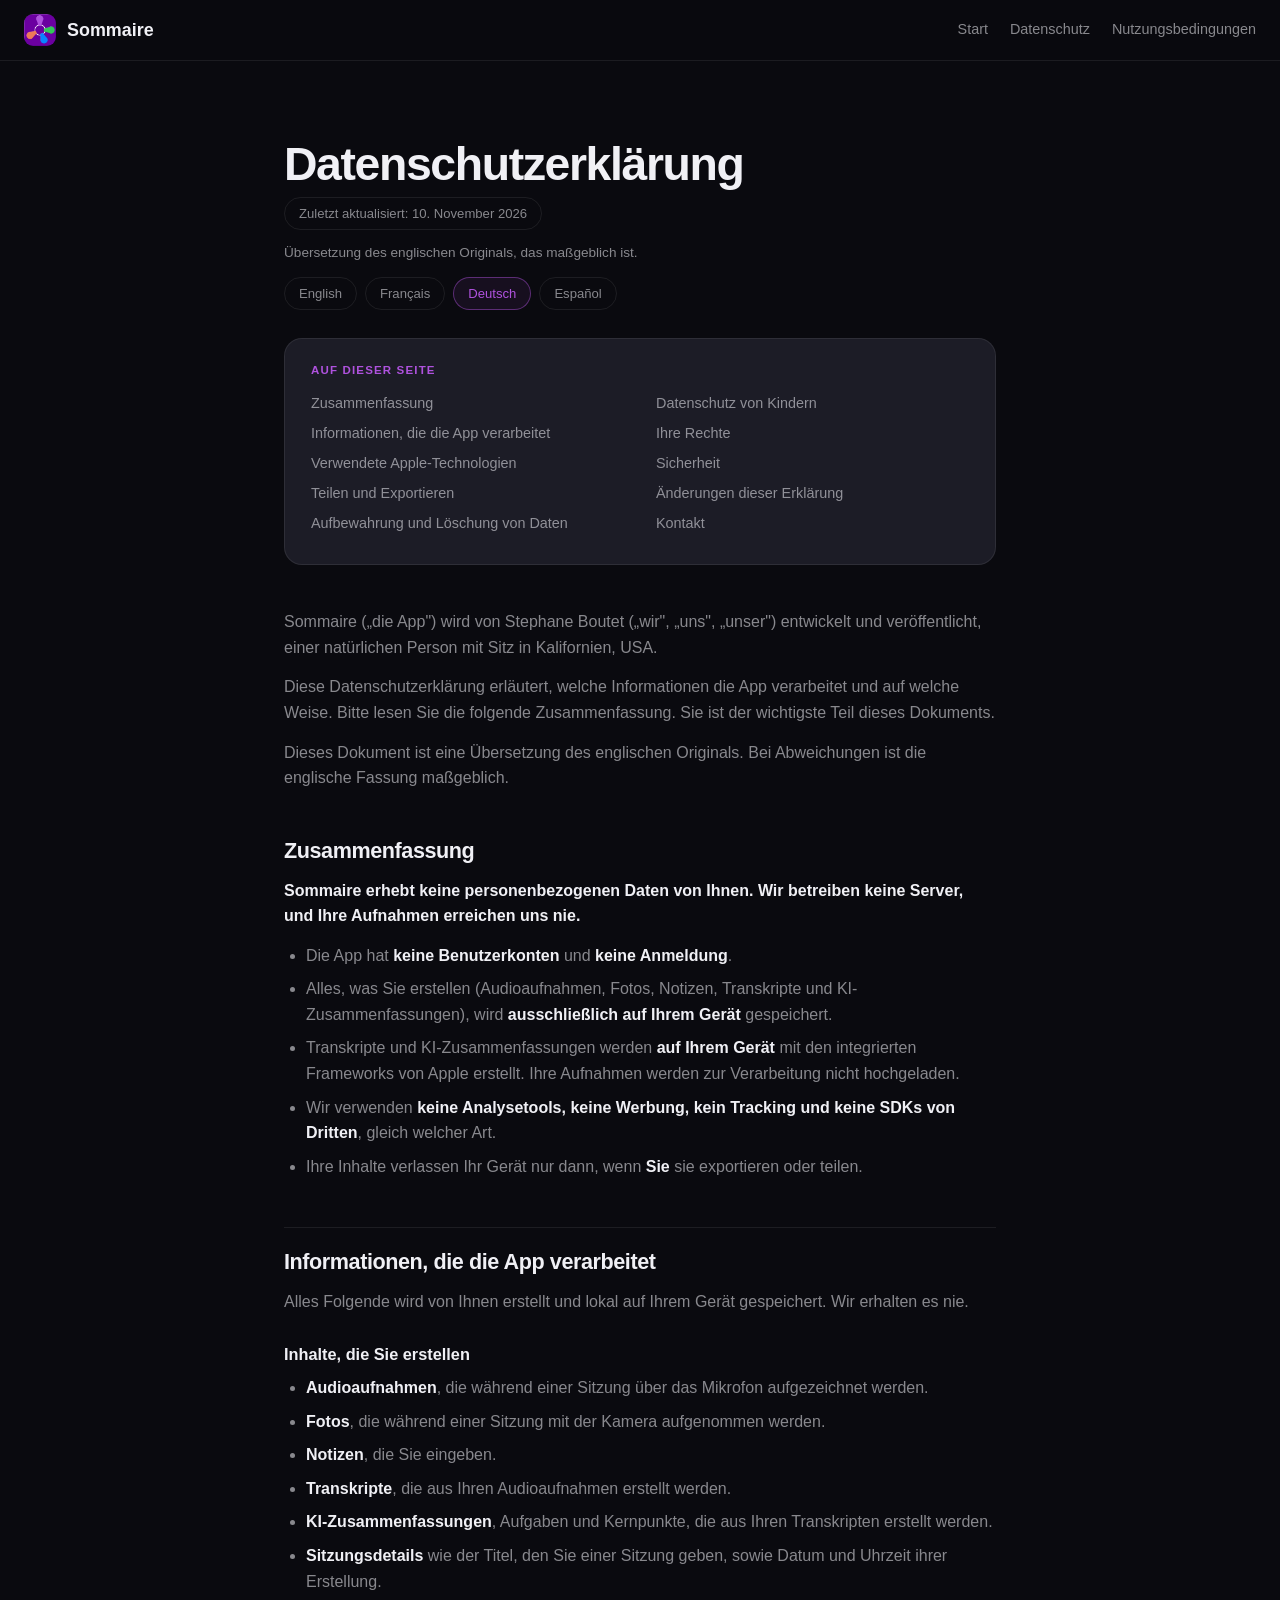
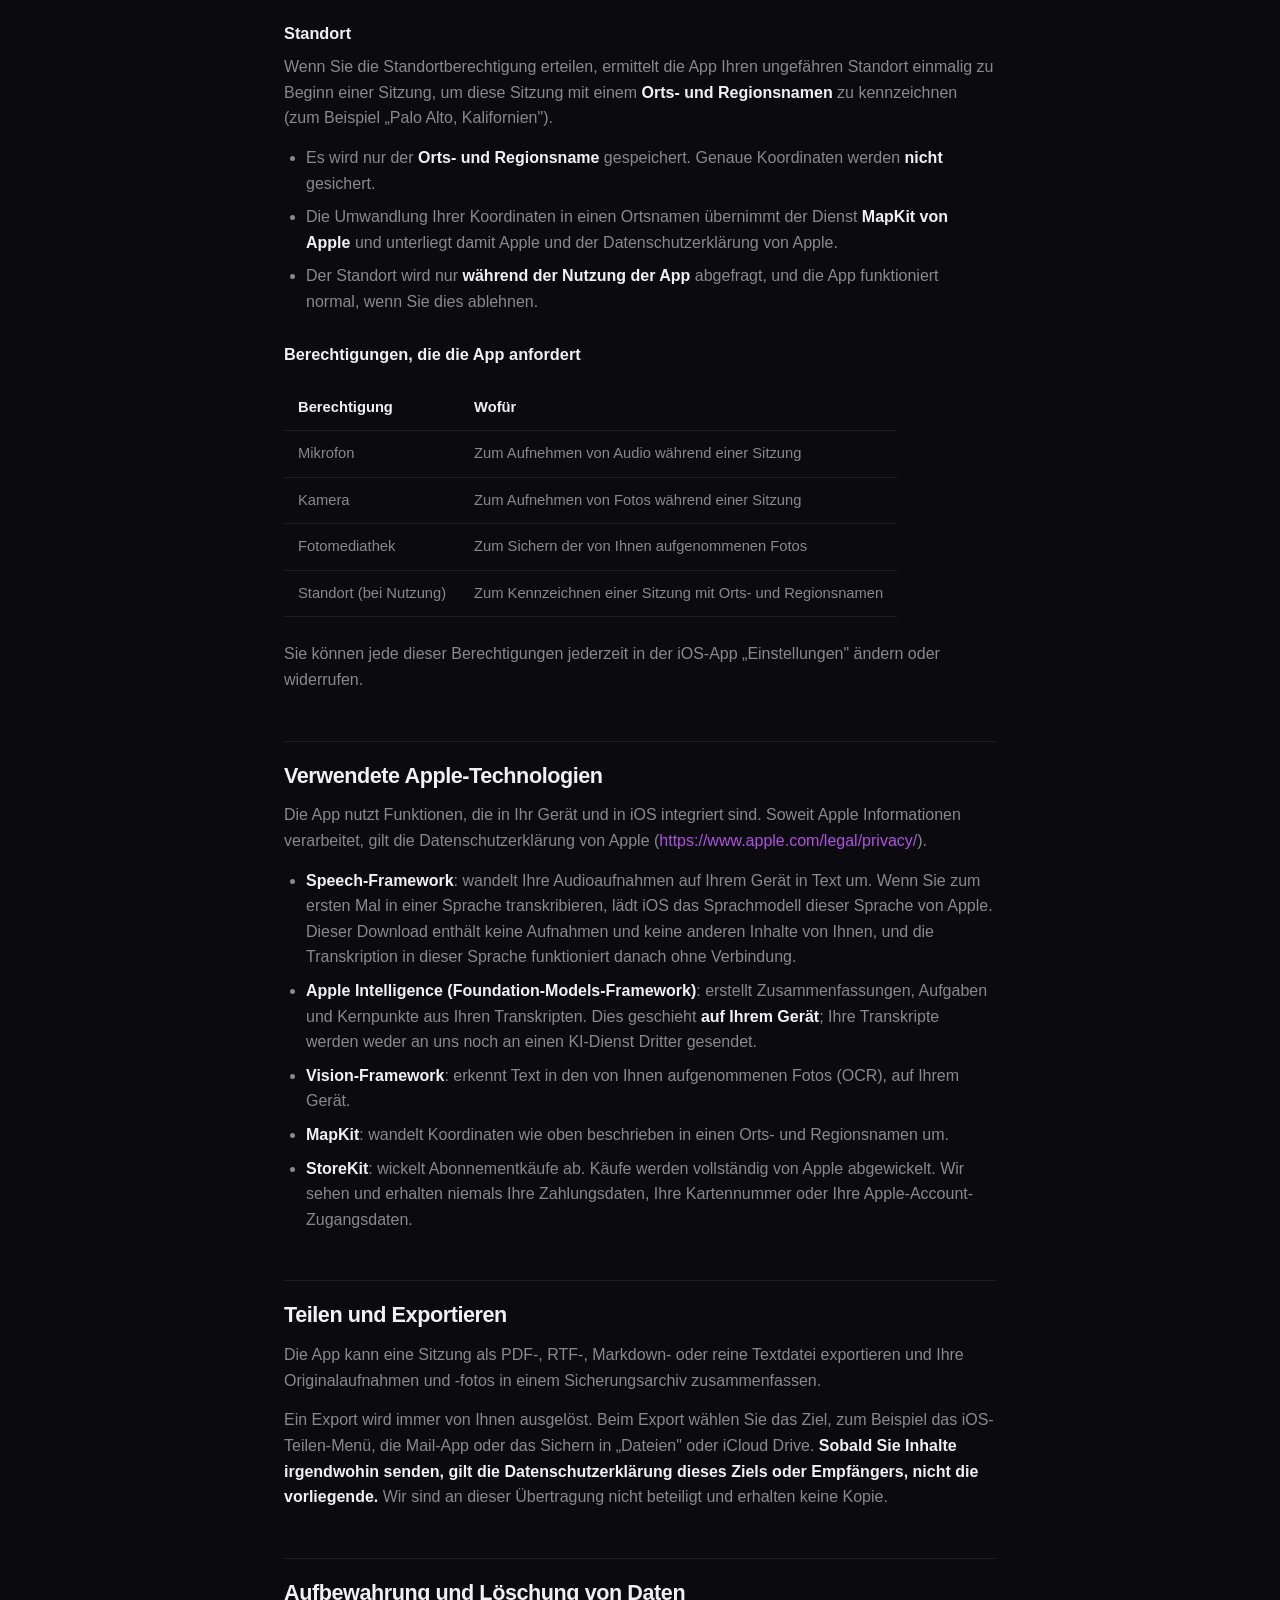
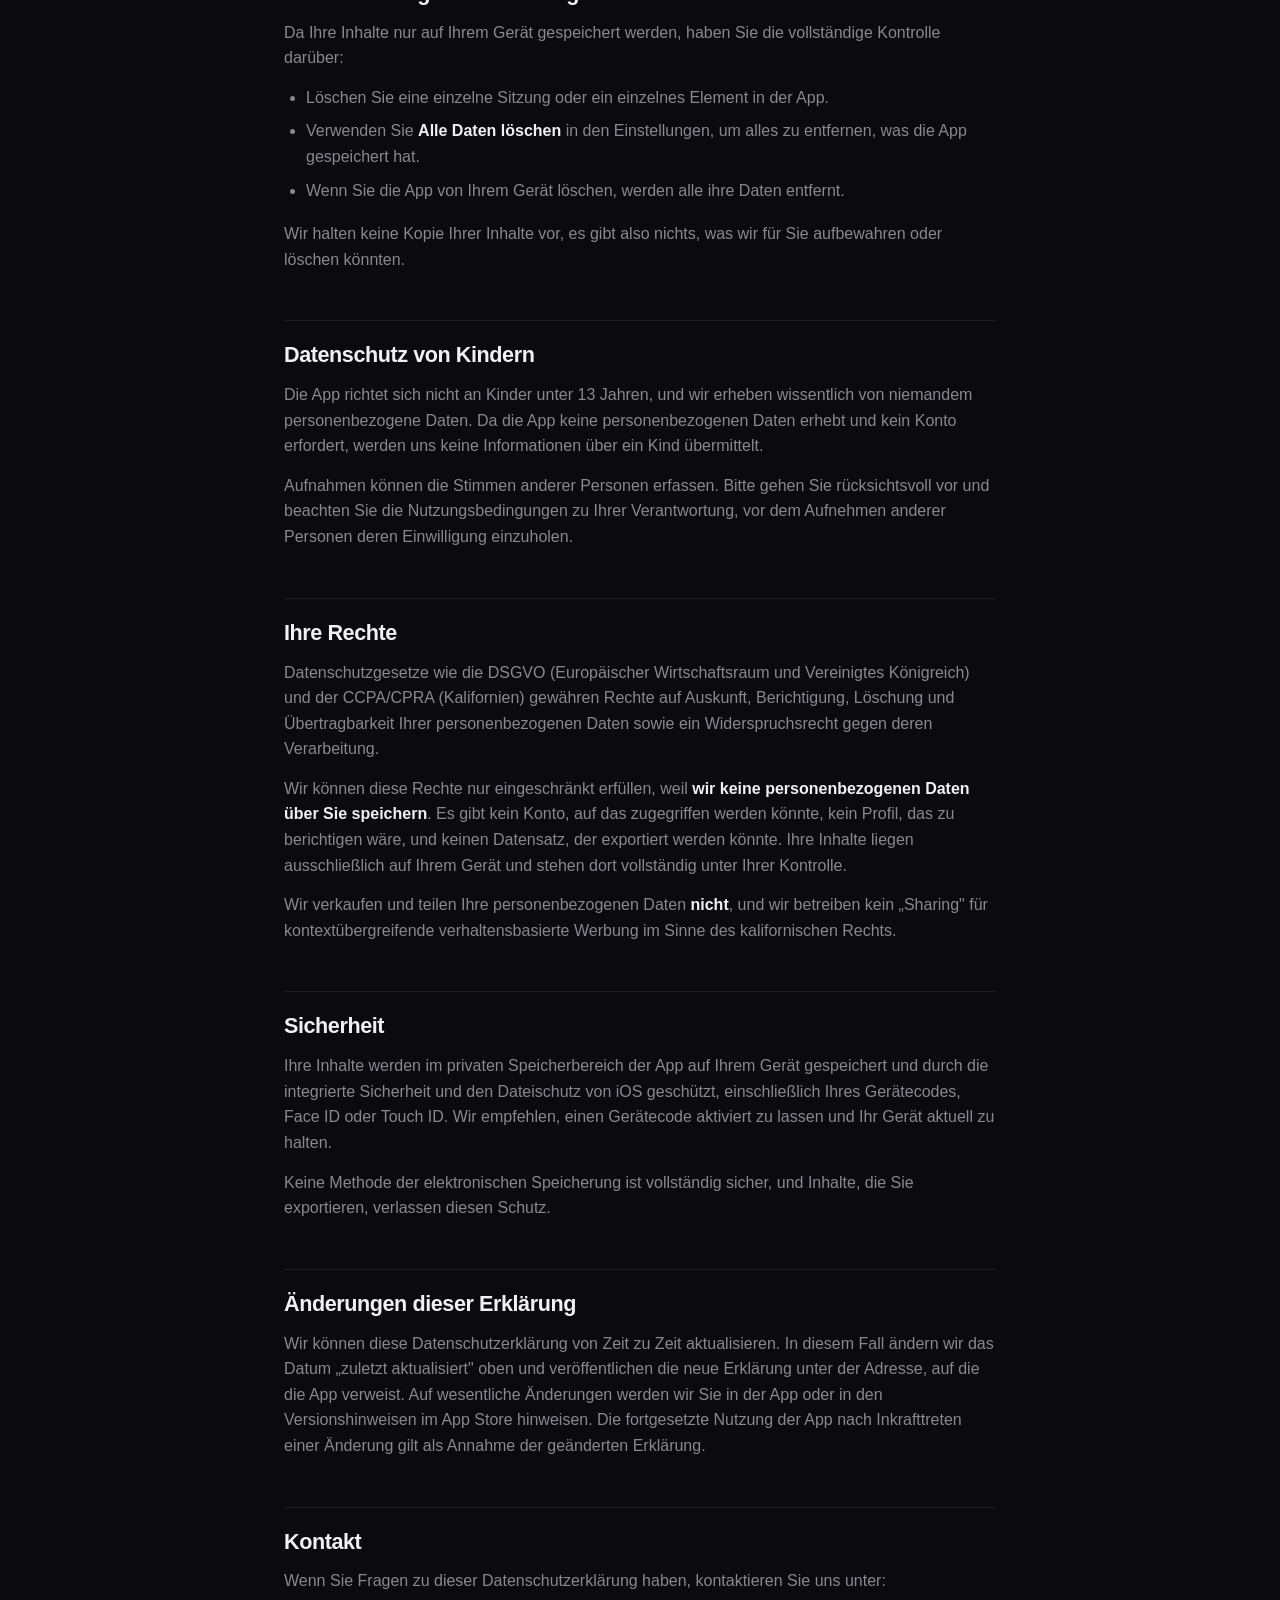
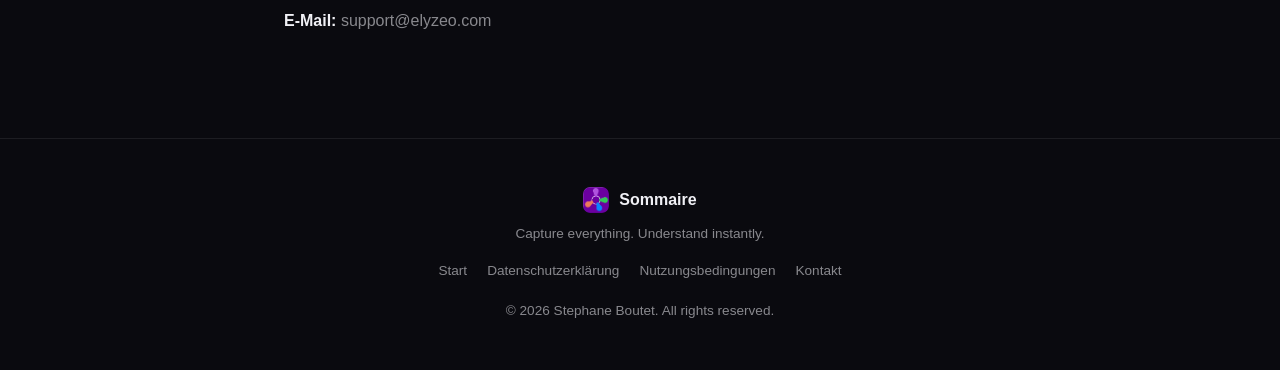
<file: privacy-de.html>
<!DOCTYPE html>
<html lang="de">
<head>
  <meta charset="UTF-8" />
  <meta name="viewport" content="width=device-width, initial-scale=1.0" />
  <meta name="robots" content="index, follow" />
  <title>Datenschutzerklärung | Sommaire</title>
  <meta name="description" content="Wie Sommaire mit Ihren Daten umgeht: Alles bleibt auf Ihrem Gerät." />
  <link rel="icon" type="image/png" href="assets/favicon.png" />
  <link rel="apple-touch-icon" href="assets/sommaire-icon-180.png" />
  <link rel="stylesheet" href="styles.css" />
</head>
<body>

<nav class="site-nav">
  <a class="nav-logo" href="index.html">
    <img src="assets/sommaire-icon.png" alt="" />
    Sommaire
  </a>
  <div class="nav-links">
    <a href="index.html">Start</a>
    <a href="privacy-de.html">Datenschutz</a>
    <a href="terms-de.html">Nutzungsbedingungen</a>
  </div>
</nav>

<main class="legal">
  <div class="container-narrow">
    <h1>Datenschutzerklärung</h1>
    <span class="updated">Zuletzt aktualisiert: 10. November 2026</span>
    <p class="legal-governs">Übersetzung des englischen Originals, das maßgeblich ist.</p>
    <nav class="legal-languages" aria-label="Language">
      <a href="privacy.html" lang="en">English</a>
      <a href="privacy-fr.html" lang="fr">Français</a>
      <a href="privacy-de.html" lang="de" aria-current="true">Deutsch</a>
      <a href="privacy-es.html" lang="es">Español</a>
    </nav>
    <nav class="legal-toc" aria-label="Auf dieser Seite">
      <div>Auf dieser Seite</div>
      <ul>
        <li><a href="#zusammenfassung">Zusammenfassung</a></li>
        <li><a href="#informationen-die-die-app-verarbeitet">Informationen, die die App verarbeitet</a></li>
        <li><a href="#verwendete-apple-technologien">Verwendete Apple-Technologien</a></li>
        <li><a href="#teilen-und-exportieren">Teilen und Exportieren</a></li>
        <li><a href="#aufbewahrung-und-loschung-von-daten">Aufbewahrung und Löschung von Daten</a></li>
        <li><a href="#datenschutz-von-kindern">Datenschutz von Kindern</a></li>
        <li><a href="#ihre-rechte">Ihre Rechte</a></li>
        <li><a href="#sicherheit">Sicherheit</a></li>
        <li><a href="#anderungen-dieser-erklarung">Änderungen dieser Erklärung</a></li>
        <li><a href="#kontakt">Kontakt</a></li>
      </ul>
    </nav>
<p>Sommaire („die App&quot;) wird von Stephane Boutet („wir&quot;, „uns&quot;, „unser&quot;) entwickelt und veröffentlicht, einer natürlichen Person mit Sitz in Kalifornien, USA.</p>
<p>Diese Datenschutzerklärung erläutert, welche Informationen die App verarbeitet und auf welche Weise. Bitte lesen Sie die folgende Zusammenfassung. Sie ist der wichtigste Teil dieses Dokuments.</p>
<p>Dieses Dokument ist eine Übersetzung des englischen Originals. Bei Abweichungen ist die englische Fassung maßgeblich.</p>
<h2 id="zusammenfassung">Zusammenfassung</h2>
<p><strong>Sommaire erhebt keine personenbezogenen Daten von Ihnen. Wir betreiben keine Server, und Ihre Aufnahmen erreichen uns nie.</strong></p>
<ul><li>Die App hat <strong>keine Benutzerkonten</strong> und <strong>keine Anmeldung</strong>.</li><li>Alles, was Sie erstellen (Audioaufnahmen, Fotos, Notizen, Transkripte und KI-Zusammenfassungen), wird <strong>ausschließlich auf Ihrem Gerät</strong> gespeichert.</li><li>Transkripte und KI-Zusammenfassungen werden <strong>auf Ihrem Gerät</strong> mit den integrierten Frameworks von Apple erstellt. Ihre Aufnahmen werden zur Verarbeitung nicht hochgeladen.</li><li>Wir verwenden <strong>keine Analysetools, keine Werbung, kein Tracking und keine SDKs von Dritten</strong>, gleich welcher Art.</li><li>Ihre Inhalte verlassen Ihr Gerät nur dann, wenn <strong>Sie</strong> sie exportieren oder teilen.</li></ul>
<h2 id="informationen-die-die-app-verarbeitet">Informationen, die die App verarbeitet</h2>
<p>Alles Folgende wird von Ihnen erstellt und lokal auf Ihrem Gerät gespeichert. Wir erhalten es nie.</p>
<h3>Inhalte, die Sie erstellen</h3>
<ul><li><strong>Audioaufnahmen</strong>, die während einer Sitzung über das Mikrofon aufgezeichnet werden.</li><li><strong>Fotos</strong>, die während einer Sitzung mit der Kamera aufgenommen werden.</li><li><strong>Notizen</strong>, die Sie eingeben.</li><li><strong>Transkripte</strong>, die aus Ihren Audioaufnahmen erstellt werden.</li><li><strong>KI-Zusammenfassungen</strong>, Aufgaben und Kernpunkte, die aus Ihren Transkripten erstellt werden.</li><li><strong>Sitzungsdetails</strong> wie der Titel, den Sie einer Sitzung geben, sowie Datum und Uhrzeit ihrer Erstellung.</li></ul>
<h3>Standort</h3>
<p>Wenn Sie die Standortberechtigung erteilen, ermittelt die App Ihren ungefähren Standort einmalig zu Beginn einer Sitzung, um diese Sitzung mit einem <strong>Orts- und Regionsnamen</strong> zu kennzeichnen (zum Beispiel „Palo Alto, Kalifornien&quot;).</p>
<ul><li>Es wird nur der <strong>Orts- und Regionsname</strong> gespeichert. Genaue Koordinaten werden <strong>nicht</strong> gesichert.</li><li>Die Umwandlung Ihrer Koordinaten in einen Ortsnamen übernimmt der Dienst <strong>MapKit von Apple</strong> und unterliegt damit Apple und der Datenschutzerklärung von Apple.</li><li>Der Standort wird nur <strong>während der Nutzung der App</strong> abgefragt, und die App funktioniert normal, wenn Sie dies ablehnen.</li></ul>
<h3>Berechtigungen, die die App anfordert</h3>
<table><thead><tr><th>Berechtigung</th><th>Wofür</th></tr></thead><tbody><tr><td>Mikrofon</td><td>Zum Aufnehmen von Audio während einer Sitzung</td></tr><tr><td>Kamera</td><td>Zum Aufnehmen von Fotos während einer Sitzung</td></tr><tr><td>Fotomediathek</td><td>Zum Sichern der von Ihnen aufgenommenen Fotos</td></tr><tr><td>Standort (bei Nutzung)</td><td>Zum Kennzeichnen einer Sitzung mit Orts- und Regionsnamen</td></tr></tbody></table>
<p>Sie können jede dieser Berechtigungen jederzeit in der iOS-App „Einstellungen&quot; ändern oder widerrufen.</p>
<h2 id="verwendete-apple-technologien">Verwendete Apple-Technologien</h2>
<p>Die App nutzt Funktionen, die in Ihr Gerät und in iOS integriert sind. Soweit Apple Informationen verarbeitet, gilt die Datenschutzerklärung von Apple (<a href="https://www.apple.com/legal/privacy/" rel="noopener">https://www.apple.com/legal/privacy/</a>).</p>
<ul><li><strong>Speech-Framework</strong>: wandelt Ihre Audioaufnahmen auf Ihrem Gerät in Text um. Wenn Sie zum ersten Mal in einer Sprache transkribieren, lädt iOS das Sprachmodell dieser Sprache von Apple. Dieser Download enthält keine Aufnahmen und keine anderen Inhalte von Ihnen, und die Transkription in dieser Sprache funktioniert danach ohne Verbindung.</li><li><strong>Apple Intelligence (Foundation-Models-Framework)</strong>: erstellt Zusammenfassungen, Aufgaben und Kernpunkte aus Ihren Transkripten. Dies geschieht <strong>auf Ihrem Gerät</strong>; Ihre Transkripte werden weder an uns noch an einen KI-Dienst Dritter gesendet.</li><li><strong>Vision-Framework</strong>: erkennt Text in den von Ihnen aufgenommenen Fotos (OCR), auf Ihrem Gerät.</li><li><strong>MapKit</strong>: wandelt Koordinaten wie oben beschrieben in einen Orts- und Regionsnamen um.</li><li><strong>StoreKit</strong>: wickelt Abonnementkäufe ab. Käufe werden vollständig von Apple abgewickelt. Wir sehen und erhalten niemals Ihre Zahlungsdaten, Ihre Kartennummer oder Ihre Apple-Account-Zugangsdaten.</li></ul>
<h2 id="teilen-und-exportieren">Teilen und Exportieren</h2>
<p>Die App kann eine Sitzung als PDF-, RTF-, Markdown- oder reine Textdatei exportieren und Ihre Originalaufnahmen und -fotos in einem Sicherungsarchiv zusammenfassen.</p>
<p>Ein Export wird immer von Ihnen ausgelöst. Beim Export wählen Sie das Ziel, zum Beispiel das iOS-Teilen-Menü, die Mail-App oder das Sichern in „Dateien&quot; oder iCloud Drive. <strong>Sobald Sie Inhalte irgendwohin senden, gilt die Datenschutzerklärung dieses Ziels oder Empfängers, nicht die vorliegende.</strong> Wir sind an dieser Übertragung nicht beteiligt und erhalten keine Kopie.</p>
<h2 id="aufbewahrung-und-loschung-von-daten">Aufbewahrung und Löschung von Daten</h2>
<p>Da Ihre Inhalte nur auf Ihrem Gerät gespeichert werden, haben Sie die vollständige Kontrolle darüber:</p>
<ul><li>Löschen Sie eine einzelne Sitzung oder ein einzelnes Element in der App.</li><li>Verwenden Sie <strong>Alle Daten löschen</strong> in den Einstellungen, um alles zu entfernen, was die App gespeichert hat.</li><li>Wenn Sie die App von Ihrem Gerät löschen, werden alle ihre Daten entfernt.</li></ul>
<p>Wir halten keine Kopie Ihrer Inhalte vor, es gibt also nichts, was wir für Sie aufbewahren oder löschen könnten.</p>
<h2 id="datenschutz-von-kindern">Datenschutz von Kindern</h2>
<p>Die App richtet sich nicht an Kinder unter 13 Jahren, und wir erheben wissentlich von niemandem personenbezogene Daten. Da die App keine personenbezogenen Daten erhebt und kein Konto erfordert, werden uns keine Informationen über ein Kind übermittelt.</p>
<p>Aufnahmen können die Stimmen anderer Personen erfassen. Bitte gehen Sie rücksichtsvoll vor und beachten Sie die Nutzungsbedingungen zu Ihrer Verantwortung, vor dem Aufnehmen anderer Personen deren Einwilligung einzuholen.</p>
<h2 id="ihre-rechte">Ihre Rechte</h2>
<p>Datenschutzgesetze wie die DSGVO (Europäischer Wirtschaftsraum und Vereinigtes Königreich) und der CCPA/CPRA (Kalifornien) gewähren Rechte auf Auskunft, Berichtigung, Löschung und Übertragbarkeit Ihrer personenbezogenen Daten sowie ein Widerspruchsrecht gegen deren Verarbeitung.</p>
<p>Wir können diese Rechte nur eingeschränkt erfüllen, weil <strong>wir keine personenbezogenen Daten über Sie speichern</strong>. Es gibt kein Konto, auf das zugegriffen werden könnte, kein Profil, das zu berichtigen wäre, und keinen Datensatz, der exportiert werden könnte. Ihre Inhalte liegen ausschließlich auf Ihrem Gerät und stehen dort vollständig unter Ihrer Kontrolle.</p>
<p>Wir verkaufen und teilen Ihre personenbezogenen Daten <strong>nicht</strong>, und wir betreiben kein „Sharing&quot; für kontextübergreifende verhaltensbasierte Werbung im Sinne des kalifornischen Rechts.</p>
<h2 id="sicherheit">Sicherheit</h2>
<p>Ihre Inhalte werden im privaten Speicherbereich der App auf Ihrem Gerät gespeichert und durch die integrierte Sicherheit und den Dateischutz von iOS geschützt, einschließlich Ihres Gerätecodes, Face ID oder Touch ID. Wir empfehlen, einen Gerätecode aktiviert zu lassen und Ihr Gerät aktuell zu halten.</p>
<p>Keine Methode der elektronischen Speicherung ist vollständig sicher, und Inhalte, die Sie exportieren, verlassen diesen Schutz.</p>
<h2 id="anderungen-dieser-erklarung">Änderungen dieser Erklärung</h2>
<p>Wir können diese Datenschutzerklärung von Zeit zu Zeit aktualisieren. In diesem Fall ändern wir das Datum „zuletzt aktualisiert&quot; oben und veröffentlichen die neue Erklärung unter der Adresse, auf die die App verweist. Auf wesentliche Änderungen werden wir Sie in der App oder in den Versionshinweisen im App Store hinweisen. Die fortgesetzte Nutzung der App nach Inkrafttreten einer Änderung gilt als Annahme der geänderten Erklärung.</p>
<h2 id="kontakt">Kontakt</h2>
<p>Wenn Sie Fragen zu dieser Datenschutzerklärung haben, kontaktieren Sie uns unter:</p>
<p><strong>E-Mail:</strong> support@elyzeo.com</p>
  </div>
</main>

<footer>
  <a class="footer-logo" href="index.html">
    <img src="assets/sommaire-icon.png" alt="" />
    Sommaire
  </a>
  <p>Capture everything. Understand instantly.</p>
  <div class="footer-links">
    <a href="index.html">Start</a>
    <a href="privacy-de.html">Datenschutzerklärung</a>
    <a href="terms-de.html">Nutzungsbedingungen</a>
    <a href="mailto:support@elyzeo.com">Kontakt</a>
  </div>
  <p style="margin-top:18px;">© 2026 Stephane Boutet. All rights reserved.</p>
</footer>

</body>
</html>
</file>
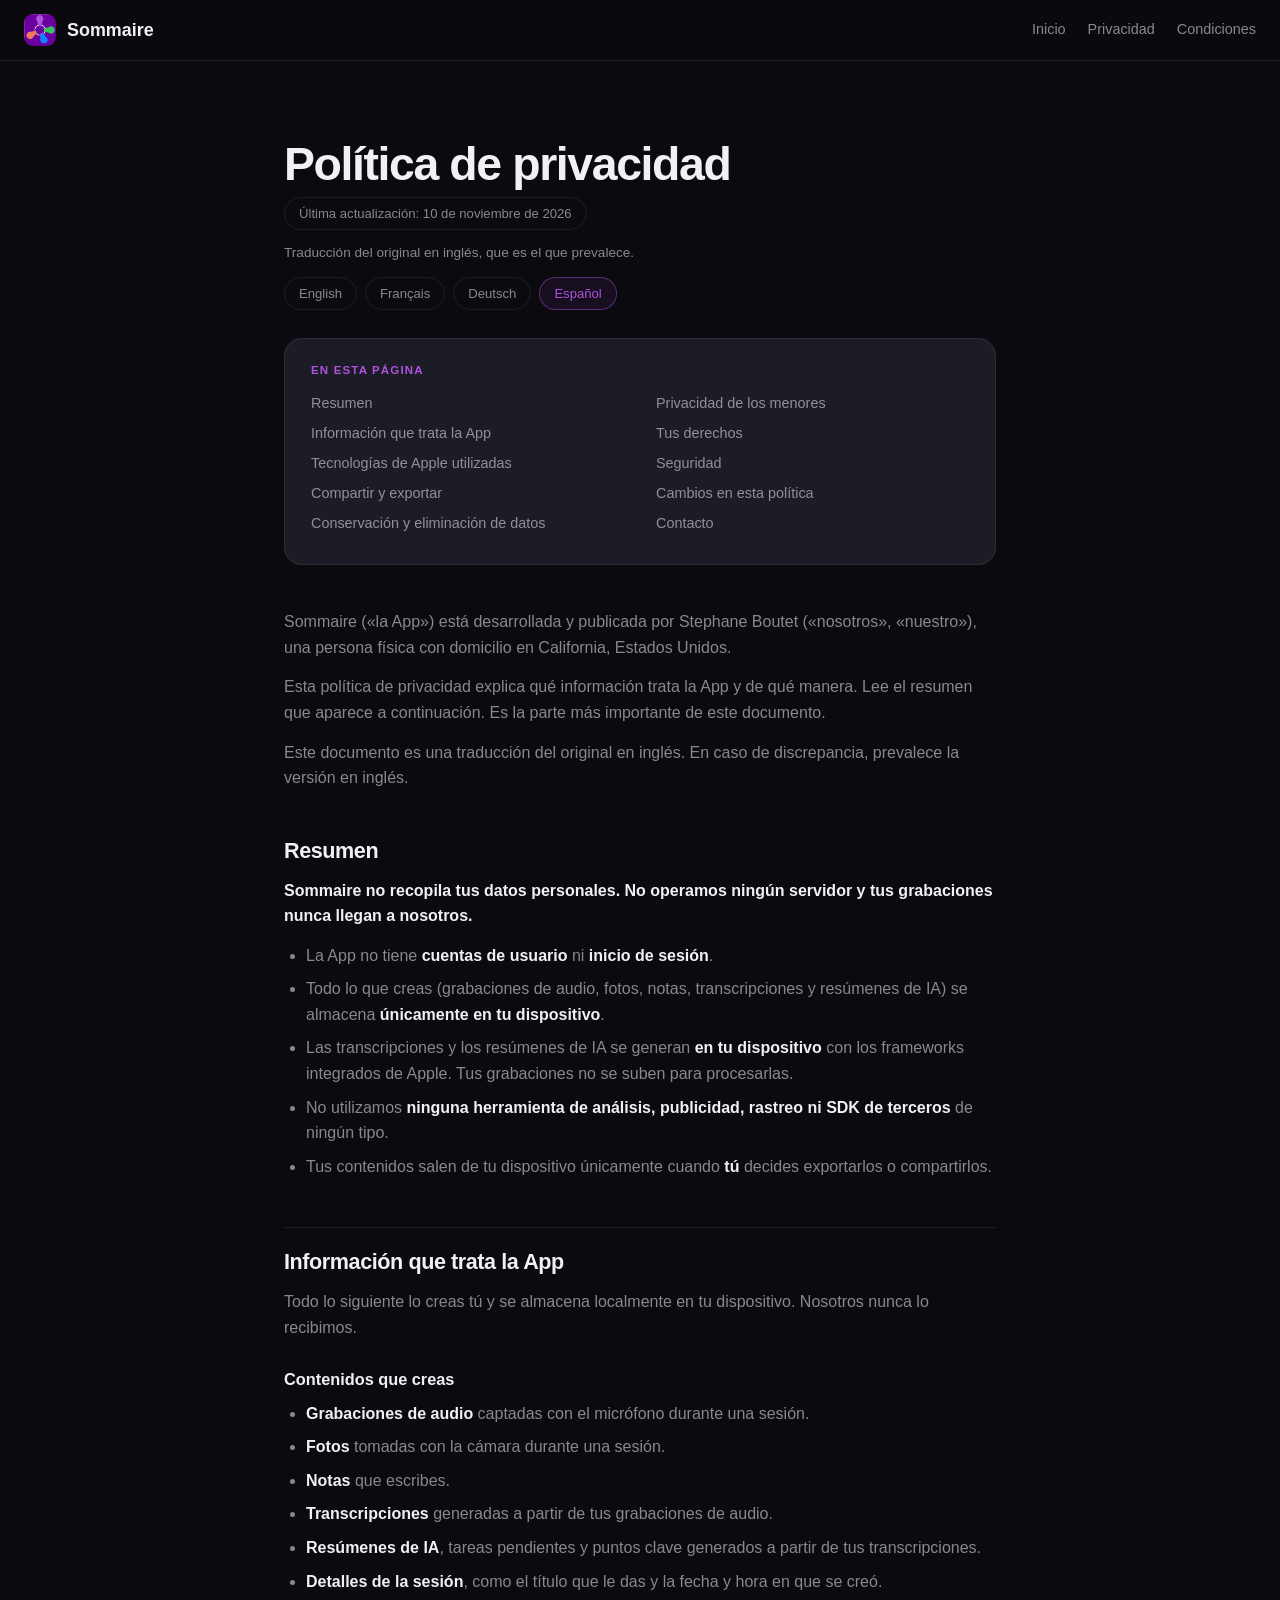
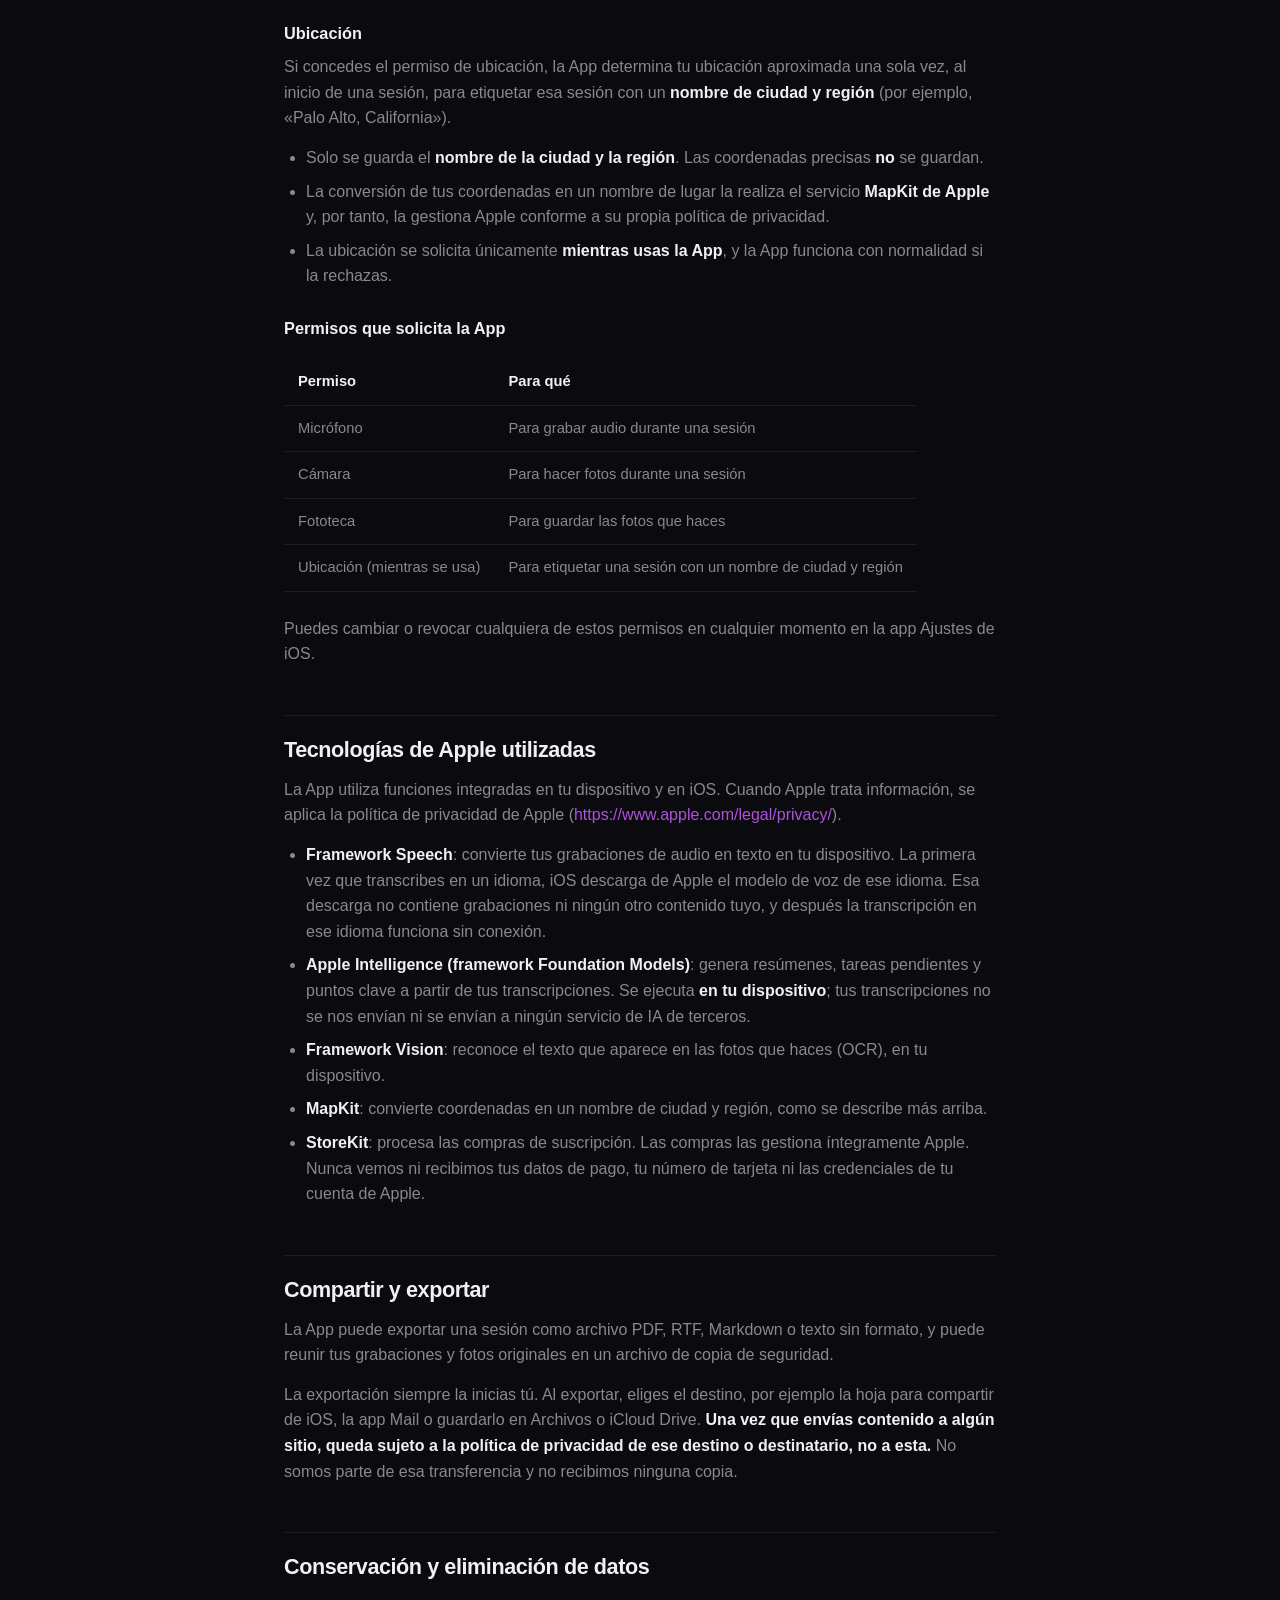
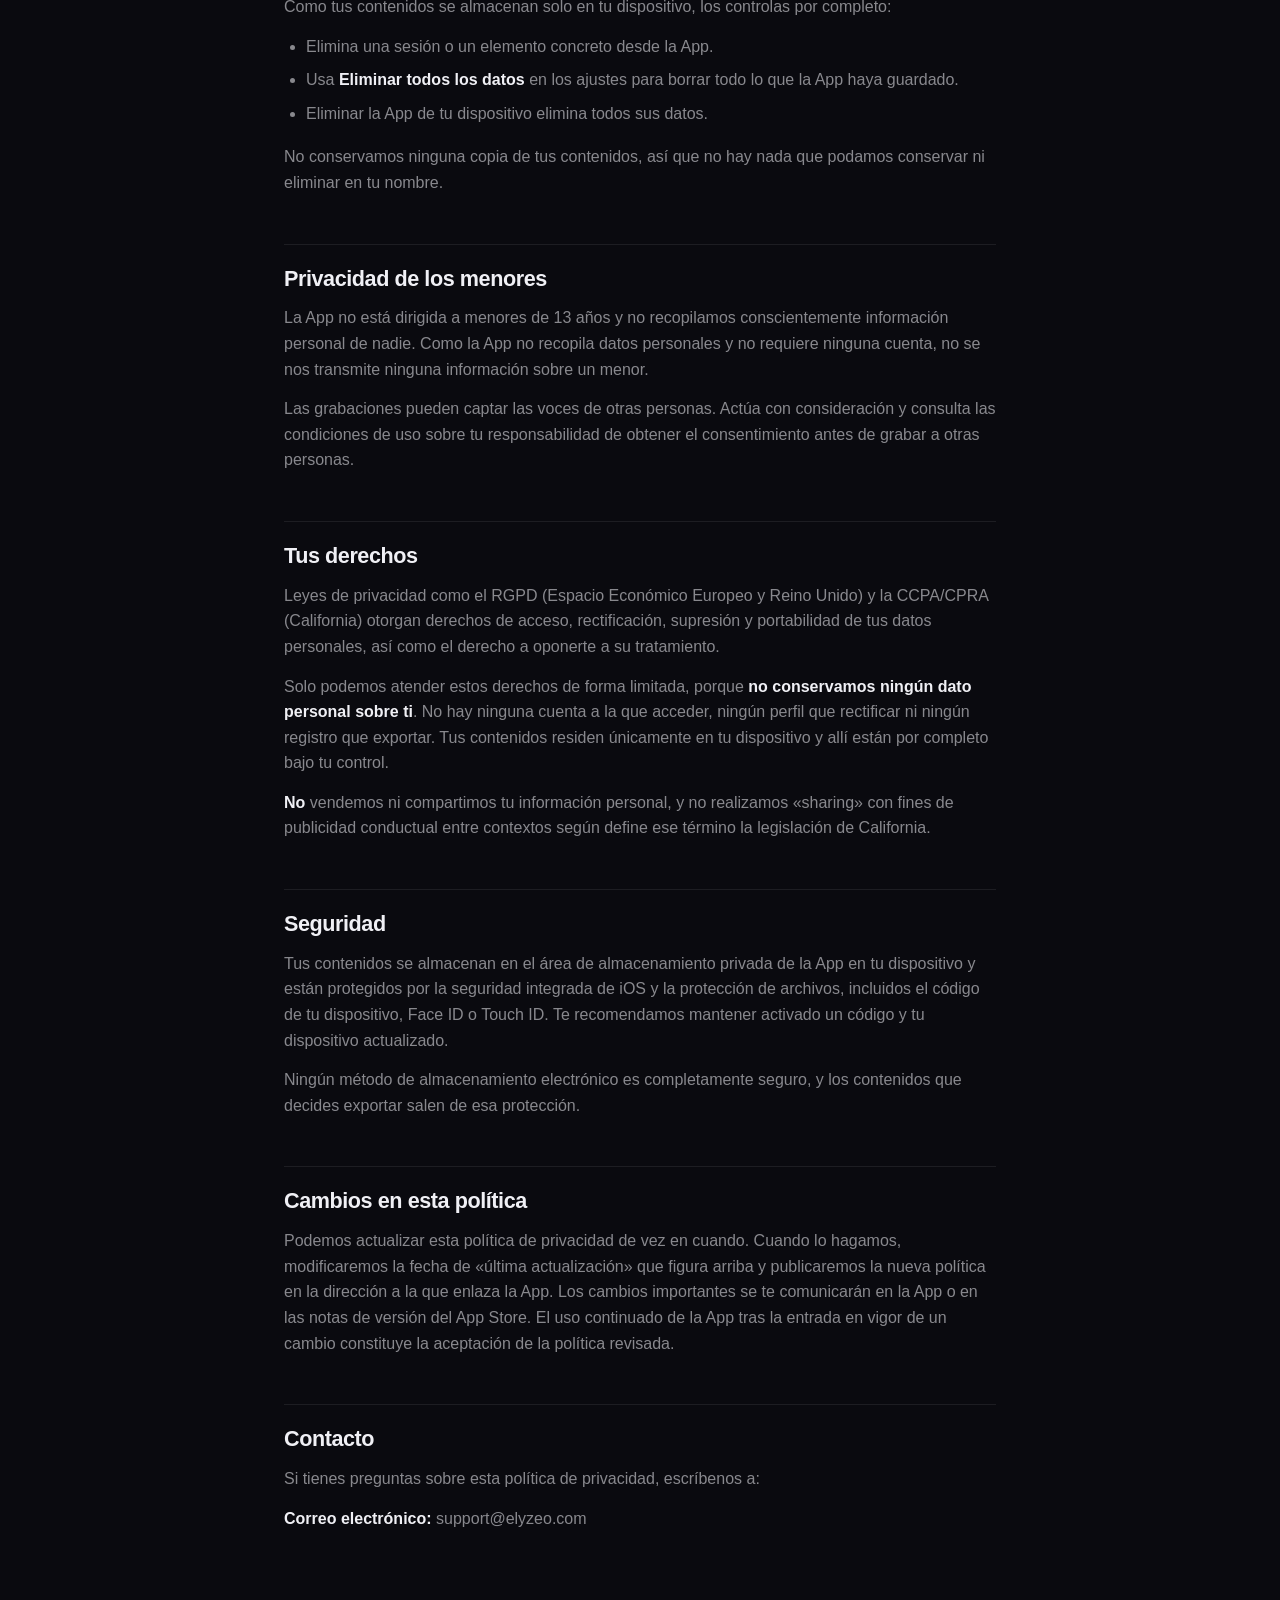
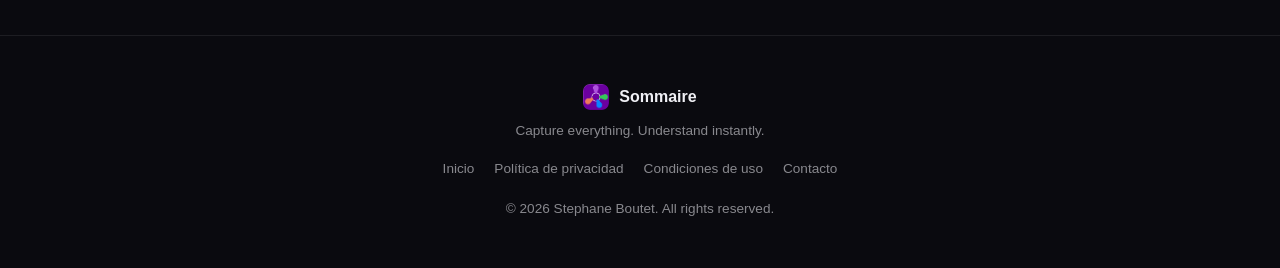
<file: privacy-es.html>
<!DOCTYPE html>
<html lang="es">
<head>
  <meta charset="UTF-8" />
  <meta name="viewport" content="width=device-width, initial-scale=1.0" />
  <meta name="robots" content="index, follow" />
  <title>Política de privacidad | Sommaire</title>
  <meta name="description" content="Cómo trata Sommaire tus datos: todo permanece en tu dispositivo." />
  <link rel="icon" type="image/png" href="assets/favicon.png" />
  <link rel="apple-touch-icon" href="assets/sommaire-icon-180.png" />
  <link rel="stylesheet" href="styles.css" />
</head>
<body>

<nav class="site-nav">
  <a class="nav-logo" href="index.html">
    <img src="assets/sommaire-icon.png" alt="" />
    Sommaire
  </a>
  <div class="nav-links">
    <a href="index.html">Inicio</a>
    <a href="privacy-es.html">Privacidad</a>
    <a href="terms-es.html">Condiciones</a>
  </div>
</nav>

<main class="legal">
  <div class="container-narrow">
    <h1>Política de privacidad</h1>
    <span class="updated">Última actualización: 10 de noviembre de 2026</span>
    <p class="legal-governs">Traducción del original en inglés, que es el que prevalece.</p>
    <nav class="legal-languages" aria-label="Language">
      <a href="privacy.html" lang="en">English</a>
      <a href="privacy-fr.html" lang="fr">Français</a>
      <a href="privacy-de.html" lang="de">Deutsch</a>
      <a href="privacy-es.html" lang="es" aria-current="true">Español</a>
    </nav>
    <nav class="legal-toc" aria-label="En esta página">
      <div>En esta página</div>
      <ul>
        <li><a href="#resumen">Resumen</a></li>
        <li><a href="#informacion-que-trata-la-app">Información que trata la App</a></li>
        <li><a href="#tecnologias-de-apple-utilizadas">Tecnologías de Apple utilizadas</a></li>
        <li><a href="#compartir-y-exportar">Compartir y exportar</a></li>
        <li><a href="#conservacion-y-eliminacion-de-datos">Conservación y eliminación de datos</a></li>
        <li><a href="#privacidad-de-los-menores">Privacidad de los menores</a></li>
        <li><a href="#tus-derechos">Tus derechos</a></li>
        <li><a href="#seguridad">Seguridad</a></li>
        <li><a href="#cambios-en-esta-politica">Cambios en esta política</a></li>
        <li><a href="#contacto">Contacto</a></li>
      </ul>
    </nav>
<p>Sommaire («la App») está desarrollada y publicada por Stephane Boutet («nosotros», «nuestro»), una persona física con domicilio en California, Estados Unidos.</p>
<p>Esta política de privacidad explica qué información trata la App y de qué manera. Lee el resumen que aparece a continuación. Es la parte más importante de este documento.</p>
<p>Este documento es una traducción del original en inglés. En caso de discrepancia, prevalece la versión en inglés.</p>
<h2 id="resumen">Resumen</h2>
<p><strong>Sommaire no recopila tus datos personales. No operamos ningún servidor y tus grabaciones nunca llegan a nosotros.</strong></p>
<ul><li>La App no tiene <strong>cuentas de usuario</strong> ni <strong>inicio de sesión</strong>.</li><li>Todo lo que creas (grabaciones de audio, fotos, notas, transcripciones y resúmenes de IA) se almacena <strong>únicamente en tu dispositivo</strong>.</li><li>Las transcripciones y los resúmenes de IA se generan <strong>en tu dispositivo</strong> con los frameworks integrados de Apple. Tus grabaciones no se suben para procesarlas.</li><li>No utilizamos <strong>ninguna herramienta de análisis, publicidad, rastreo ni SDK de terceros</strong> de ningún tipo.</li><li>Tus contenidos salen de tu dispositivo únicamente cuando <strong>tú</strong> decides exportarlos o compartirlos.</li></ul>
<h2 id="informacion-que-trata-la-app">Información que trata la App</h2>
<p>Todo lo siguiente lo creas tú y se almacena localmente en tu dispositivo. Nosotros nunca lo recibimos.</p>
<h3>Contenidos que creas</h3>
<ul><li><strong>Grabaciones de audio</strong> captadas con el micrófono durante una sesión.</li><li><strong>Fotos</strong> tomadas con la cámara durante una sesión.</li><li><strong>Notas</strong> que escribes.</li><li><strong>Transcripciones</strong> generadas a partir de tus grabaciones de audio.</li><li><strong>Resúmenes de IA</strong>, tareas pendientes y puntos clave generados a partir de tus transcripciones.</li><li><strong>Detalles de la sesión</strong>, como el título que le das y la fecha y hora en que se creó.</li></ul>
<h3>Ubicación</h3>
<p>Si concedes el permiso de ubicación, la App determina tu ubicación aproximada una sola vez, al inicio de una sesión, para etiquetar esa sesión con un <strong>nombre de ciudad y región</strong> (por ejemplo, «Palo Alto, California»).</p>
<ul><li>Solo se guarda el <strong>nombre de la ciudad y la región</strong>. Las coordenadas precisas <strong>no</strong> se guardan.</li><li>La conversión de tus coordenadas en un nombre de lugar la realiza el servicio <strong>MapKit de Apple</strong> y, por tanto, la gestiona Apple conforme a su propia política de privacidad.</li><li>La ubicación se solicita únicamente <strong>mientras usas la App</strong>, y la App funciona con normalidad si la rechazas.</li></ul>
<h3>Permisos que solicita la App</h3>
<table><thead><tr><th>Permiso</th><th>Para qué</th></tr></thead><tbody><tr><td>Micrófono</td><td>Para grabar audio durante una sesión</td></tr><tr><td>Cámara</td><td>Para hacer fotos durante una sesión</td></tr><tr><td>Fototeca</td><td>Para guardar las fotos que haces</td></tr><tr><td>Ubicación (mientras se usa)</td><td>Para etiquetar una sesión con un nombre de ciudad y región</td></tr></tbody></table>
<p>Puedes cambiar o revocar cualquiera de estos permisos en cualquier momento en la app Ajustes de iOS.</p>
<h2 id="tecnologias-de-apple-utilizadas">Tecnologías de Apple utilizadas</h2>
<p>La App utiliza funciones integradas en tu dispositivo y en iOS. Cuando Apple trata información, se aplica la política de privacidad de Apple (<a href="https://www.apple.com/legal/privacy/" rel="noopener">https://www.apple.com/legal/privacy/</a>).</p>
<ul><li><strong>Framework Speech</strong>: convierte tus grabaciones de audio en texto en tu dispositivo. La primera vez que transcribes en un idioma, iOS descarga de Apple el modelo de voz de ese idioma. Esa descarga no contiene grabaciones ni ningún otro contenido tuyo, y después la transcripción en ese idioma funciona sin conexión.</li><li><strong>Apple Intelligence (framework Foundation Models)</strong>: genera resúmenes, tareas pendientes y puntos clave a partir de tus transcripciones. Se ejecuta <strong>en tu dispositivo</strong>; tus transcripciones no se nos envían ni se envían a ningún servicio de IA de terceros.</li><li><strong>Framework Vision</strong>: reconoce el texto que aparece en las fotos que haces (OCR), en tu dispositivo.</li><li><strong>MapKit</strong>: convierte coordenadas en un nombre de ciudad y región, como se describe más arriba.</li><li><strong>StoreKit</strong>: procesa las compras de suscripción. Las compras las gestiona íntegramente Apple. Nunca vemos ni recibimos tus datos de pago, tu número de tarjeta ni las credenciales de tu cuenta de Apple.</li></ul>
<h2 id="compartir-y-exportar">Compartir y exportar</h2>
<p>La App puede exportar una sesión como archivo PDF, RTF, Markdown o texto sin formato, y puede reunir tus grabaciones y fotos originales en un archivo de copia de seguridad.</p>
<p>La exportación siempre la inicias tú. Al exportar, eliges el destino, por ejemplo la hoja para compartir de iOS, la app Mail o guardarlo en Archivos o iCloud Drive. <strong>Una vez que envías contenido a algún sitio, queda sujeto a la política de privacidad de ese destino o destinatario, no a esta.</strong> No somos parte de esa transferencia y no recibimos ninguna copia.</p>
<h2 id="conservacion-y-eliminacion-de-datos">Conservación y eliminación de datos</h2>
<p>Como tus contenidos se almacenan solo en tu dispositivo, los controlas por completo:</p>
<ul><li>Elimina una sesión o un elemento concreto desde la App.</li><li>Usa <strong>Eliminar todos los datos</strong> en los ajustes para borrar todo lo que la App haya guardado.</li><li>Eliminar la App de tu dispositivo elimina todos sus datos.</li></ul>
<p>No conservamos ninguna copia de tus contenidos, así que no hay nada que podamos conservar ni eliminar en tu nombre.</p>
<h2 id="privacidad-de-los-menores">Privacidad de los menores</h2>
<p>La App no está dirigida a menores de 13 años y no recopilamos conscientemente información personal de nadie. Como la App no recopila datos personales y no requiere ninguna cuenta, no se nos transmite ninguna información sobre un menor.</p>
<p>Las grabaciones pueden captar las voces de otras personas. Actúa con consideración y consulta las condiciones de uso sobre tu responsabilidad de obtener el consentimiento antes de grabar a otras personas.</p>
<h2 id="tus-derechos">Tus derechos</h2>
<p>Leyes de privacidad como el RGPD (Espacio Económico Europeo y Reino Unido) y la CCPA/CPRA (California) otorgan derechos de acceso, rectificación, supresión y portabilidad de tus datos personales, así como el derecho a oponerte a su tratamiento.</p>
<p>Solo podemos atender estos derechos de forma limitada, porque <strong>no conservamos ningún dato personal sobre ti</strong>. No hay ninguna cuenta a la que acceder, ningún perfil que rectificar ni ningún registro que exportar. Tus contenidos residen únicamente en tu dispositivo y allí están por completo bajo tu control.</p>
<p><strong>No</strong> vendemos ni compartimos tu información personal, y no realizamos «sharing» con fines de publicidad conductual entre contextos según define ese término la legislación de California.</p>
<h2 id="seguridad">Seguridad</h2>
<p>Tus contenidos se almacenan en el área de almacenamiento privada de la App en tu dispositivo y están protegidos por la seguridad integrada de iOS y la protección de archivos, incluidos el código de tu dispositivo, Face ID o Touch ID. Te recomendamos mantener activado un código y tu dispositivo actualizado.</p>
<p>Ningún método de almacenamiento electrónico es completamente seguro, y los contenidos que decides exportar salen de esa protección.</p>
<h2 id="cambios-en-esta-politica">Cambios en esta política</h2>
<p>Podemos actualizar esta política de privacidad de vez en cuando. Cuando lo hagamos, modificaremos la fecha de «última actualización» que figura arriba y publicaremos la nueva política en la dirección a la que enlaza la App. Los cambios importantes se te comunicarán en la App o en las notas de versión del App Store. El uso continuado de la App tras la entrada en vigor de un cambio constituye la aceptación de la política revisada.</p>
<h2 id="contacto">Contacto</h2>
<p>Si tienes preguntas sobre esta política de privacidad, escríbenos a:</p>
<p><strong>Correo electrónico:</strong> support@elyzeo.com</p>
  </div>
</main>

<footer>
  <a class="footer-logo" href="index.html">
    <img src="assets/sommaire-icon.png" alt="" />
    Sommaire
  </a>
  <p>Capture everything. Understand instantly.</p>
  <div class="footer-links">
    <a href="index.html">Inicio</a>
    <a href="privacy-es.html">Política de privacidad</a>
    <a href="terms-es.html">Condiciones de uso</a>
    <a href="mailto:support@elyzeo.com">Contacto</a>
  </div>
  <p style="margin-top:18px;">© 2026 Stephane Boutet. All rights reserved.</p>
</footer>

</body>
</html>
</file>
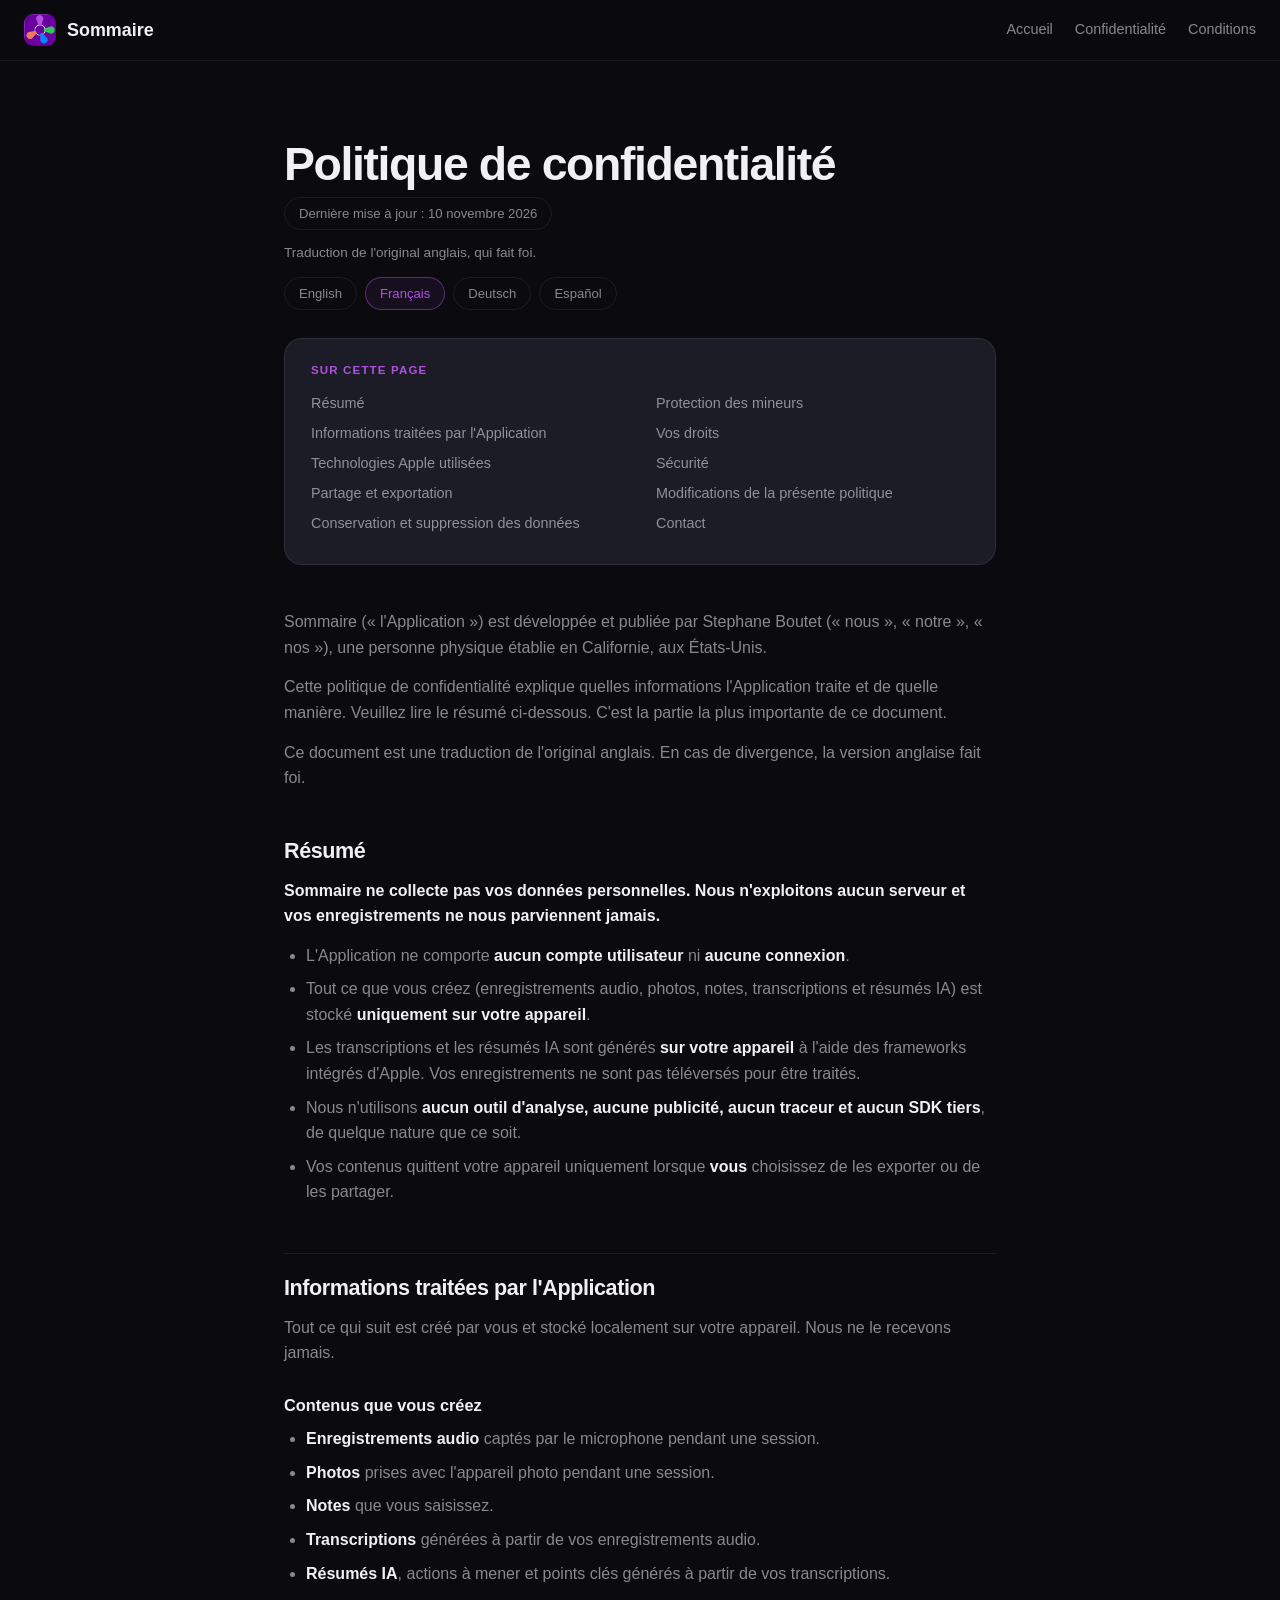
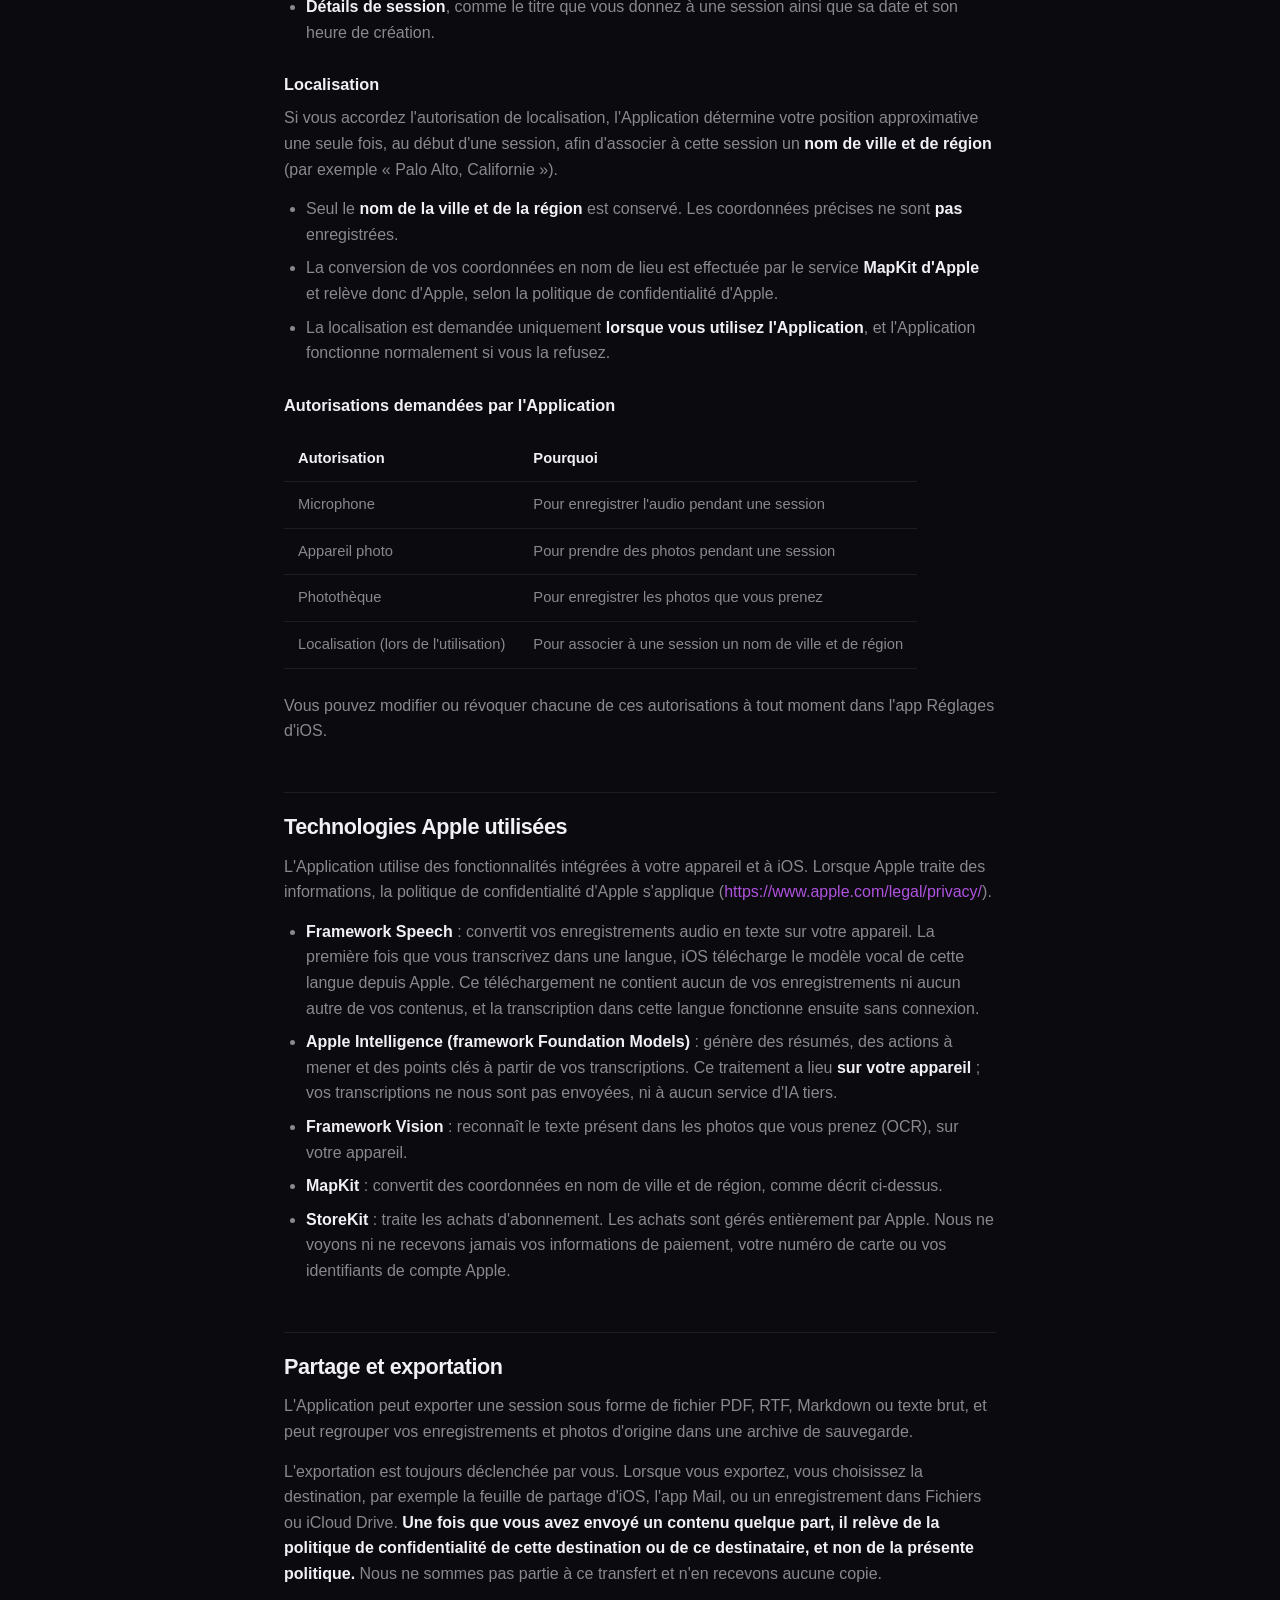
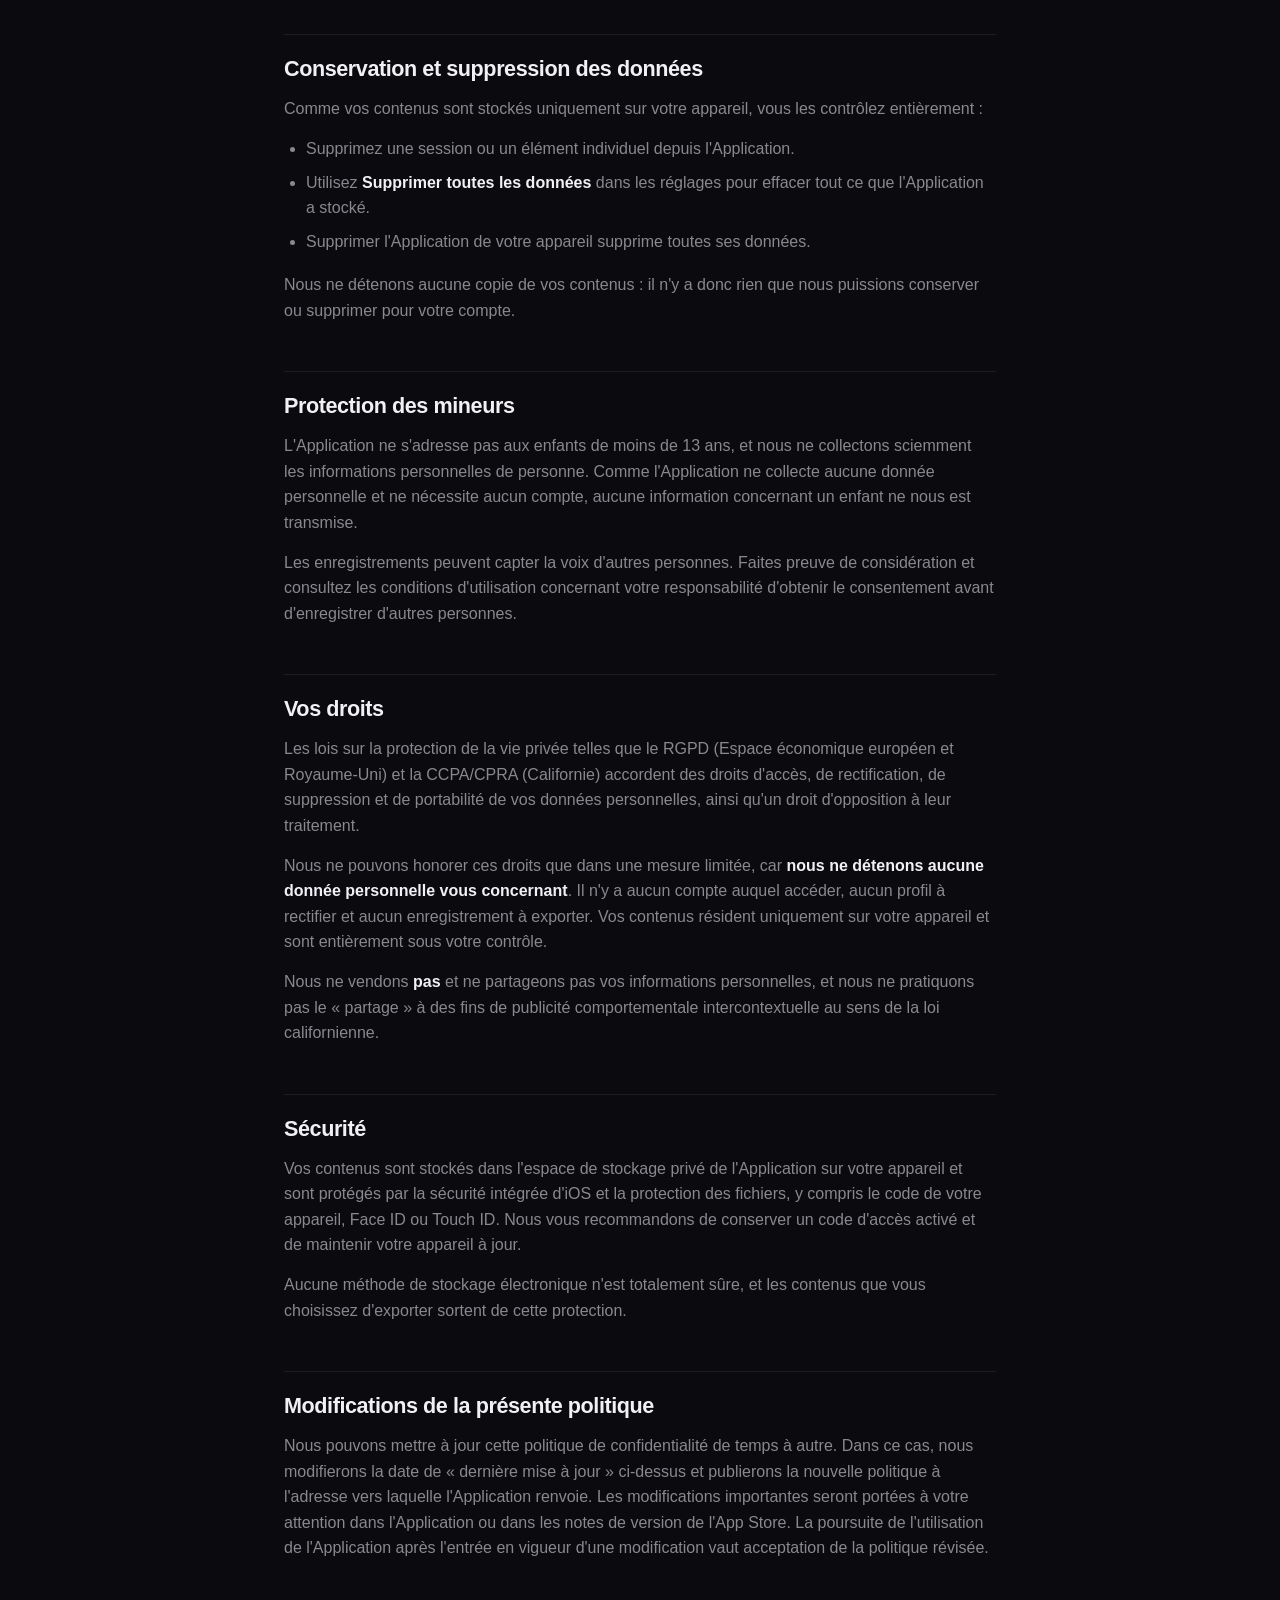
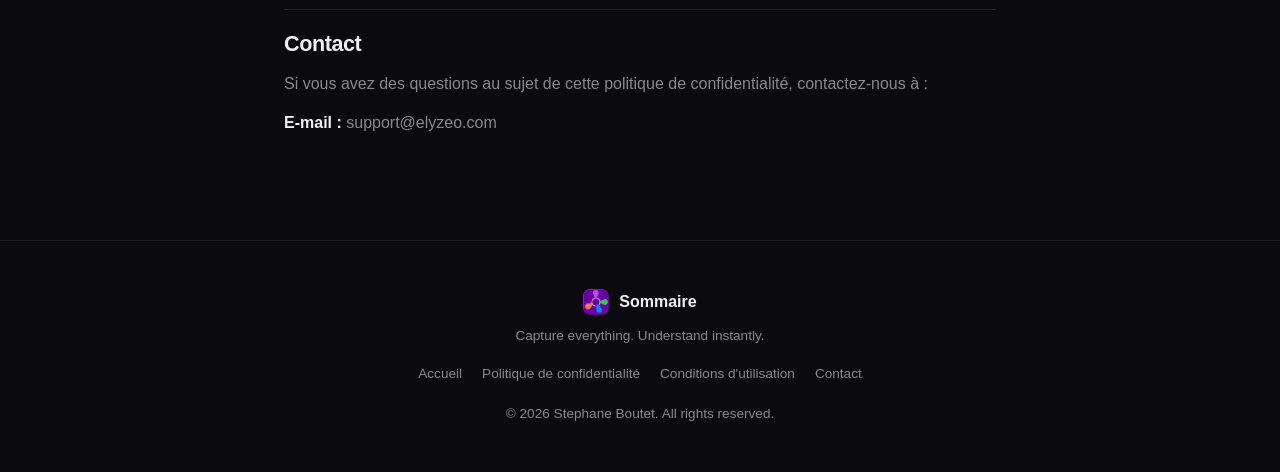
<file: privacy-fr.html>
<!DOCTYPE html>
<html lang="fr">
<head>
  <meta charset="UTF-8" />
  <meta name="viewport" content="width=device-width, initial-scale=1.0" />
  <meta name="robots" content="index, follow" />
  <title>Politique de confidentialité | Sommaire</title>
  <meta name="description" content="Comment Sommaire traite vos données : tout reste sur votre appareil." />
  <link rel="icon" type="image/png" href="assets/favicon.png" />
  <link rel="apple-touch-icon" href="assets/sommaire-icon-180.png" />
  <link rel="stylesheet" href="styles.css" />
</head>
<body>

<nav class="site-nav">
  <a class="nav-logo" href="index.html">
    <img src="assets/sommaire-icon.png" alt="" />
    Sommaire
  </a>
  <div class="nav-links">
    <a href="index.html">Accueil</a>
    <a href="privacy-fr.html">Confidentialité</a>
    <a href="terms-fr.html">Conditions</a>
  </div>
</nav>

<main class="legal">
  <div class="container-narrow">
    <h1>Politique de confidentialité</h1>
    <span class="updated">Dernière mise à jour : 10 novembre 2026</span>
    <p class="legal-governs">Traduction de l&#x27;original anglais, qui fait foi.</p>
    <nav class="legal-languages" aria-label="Language">
      <a href="privacy.html" lang="en">English</a>
      <a href="privacy-fr.html" lang="fr" aria-current="true">Français</a>
      <a href="privacy-de.html" lang="de">Deutsch</a>
      <a href="privacy-es.html" lang="es">Español</a>
    </nav>
    <nav class="legal-toc" aria-label="Sur cette page">
      <div>Sur cette page</div>
      <ul>
        <li><a href="#resume">Résumé</a></li>
        <li><a href="#informations-traitees-par-lapplication">Informations traitées par l&#x27;Application</a></li>
        <li><a href="#technologies-apple-utilisees">Technologies Apple utilisées</a></li>
        <li><a href="#partage-et-exportation">Partage et exportation</a></li>
        <li><a href="#conservation-et-suppression-des-donnees">Conservation et suppression des données</a></li>
        <li><a href="#protection-des-mineurs">Protection des mineurs</a></li>
        <li><a href="#vos-droits">Vos droits</a></li>
        <li><a href="#securite">Sécurité</a></li>
        <li><a href="#modifications-de-la-presente-politique">Modifications de la présente politique</a></li>
        <li><a href="#contact">Contact</a></li>
      </ul>
    </nav>
<p>Sommaire (« l&#x27;Application ») est développée et publiée par Stephane Boutet (« nous », « notre », « nos »), une personne physique établie en Californie, aux États-Unis.</p>
<p>Cette politique de confidentialité explique quelles informations l&#x27;Application traite et de quelle manière. Veuillez lire le résumé ci-dessous. C&#x27;est la partie la plus importante de ce document.</p>
<p>Ce document est une traduction de l&#x27;original anglais. En cas de divergence, la version anglaise fait foi.</p>
<h2 id="resume">Résumé</h2>
<p><strong>Sommaire ne collecte pas vos données personnelles. Nous n&#x27;exploitons aucun serveur et vos enregistrements ne nous parviennent jamais.</strong></p>
<ul><li>L&#x27;Application ne comporte <strong>aucun compte utilisateur</strong> ni <strong>aucune connexion</strong>.</li><li>Tout ce que vous créez (enregistrements audio, photos, notes, transcriptions et résumés IA) est stocké <strong>uniquement sur votre appareil</strong>.</li><li>Les transcriptions et les résumés IA sont générés <strong>sur votre appareil</strong> à l&#x27;aide des frameworks intégrés d&#x27;Apple. Vos enregistrements ne sont pas téléversés pour être traités.</li><li>Nous n&#x27;utilisons <strong>aucun outil d&#x27;analyse, aucune publicité, aucun traceur et aucun SDK tiers</strong>, de quelque nature que ce soit.</li><li>Vos contenus quittent votre appareil uniquement lorsque <strong>vous</strong> choisissez de les exporter ou de les partager.</li></ul>
<h2 id="informations-traitees-par-lapplication">Informations traitées par l&#x27;Application</h2>
<p>Tout ce qui suit est créé par vous et stocké localement sur votre appareil. Nous ne le recevons jamais.</p>
<h3>Contenus que vous créez</h3>
<ul><li><strong>Enregistrements audio</strong> captés par le microphone pendant une session.</li><li><strong>Photos</strong> prises avec l&#x27;appareil photo pendant une session.</li><li><strong>Notes</strong> que vous saisissez.</li><li><strong>Transcriptions</strong> générées à partir de vos enregistrements audio.</li><li><strong>Résumés IA</strong>, actions à mener et points clés générés à partir de vos transcriptions.</li><li><strong>Détails de session</strong>, comme le titre que vous donnez à une session ainsi que sa date et son heure de création.</li></ul>
<h3>Localisation</h3>
<p>Si vous accordez l&#x27;autorisation de localisation, l&#x27;Application détermine votre position approximative une seule fois, au début d&#x27;une session, afin d&#x27;associer à cette session un <strong>nom de ville et de région</strong> (par exemple « Palo Alto, Californie »).</p>
<ul><li>Seul le <strong>nom de la ville et de la région</strong> est conservé. Les coordonnées précises ne sont <strong>pas</strong> enregistrées.</li><li>La conversion de vos coordonnées en nom de lieu est effectuée par le service <strong>MapKit d&#x27;Apple</strong> et relève donc d&#x27;Apple, selon la politique de confidentialité d&#x27;Apple.</li><li>La localisation est demandée uniquement <strong>lorsque vous utilisez l&#x27;Application</strong>, et l&#x27;Application fonctionne normalement si vous la refusez.</li></ul>
<h3>Autorisations demandées par l&#x27;Application</h3>
<table><thead><tr><th>Autorisation</th><th>Pourquoi</th></tr></thead><tbody><tr><td>Microphone</td><td>Pour enregistrer l&#x27;audio pendant une session</td></tr><tr><td>Appareil photo</td><td>Pour prendre des photos pendant une session</td></tr><tr><td>Photothèque</td><td>Pour enregistrer les photos que vous prenez</td></tr><tr><td>Localisation (lors de l&#x27;utilisation)</td><td>Pour associer à une session un nom de ville et de région</td></tr></tbody></table>
<p>Vous pouvez modifier ou révoquer chacune de ces autorisations à tout moment dans l&#x27;app Réglages d&#x27;iOS.</p>
<h2 id="technologies-apple-utilisees">Technologies Apple utilisées</h2>
<p>L&#x27;Application utilise des fonctionnalités intégrées à votre appareil et à iOS. Lorsque Apple traite des informations, la politique de confidentialité d&#x27;Apple s&#x27;applique (<a href="https://www.apple.com/legal/privacy/" rel="noopener">https://www.apple.com/legal/privacy/</a>).</p>
<ul><li><strong>Framework Speech</strong> : convertit vos enregistrements audio en texte sur votre appareil. La première fois que vous transcrivez dans une langue, iOS télécharge le modèle vocal de cette langue depuis Apple. Ce téléchargement ne contient aucun de vos enregistrements ni aucun autre de vos contenus, et la transcription dans cette langue fonctionne ensuite sans connexion.</li><li><strong>Apple Intelligence (framework Foundation Models)</strong> : génère des résumés, des actions à mener et des points clés à partir de vos transcriptions. Ce traitement a lieu <strong>sur votre appareil</strong> ; vos transcriptions ne nous sont pas envoyées, ni à aucun service d&#x27;IA tiers.</li><li><strong>Framework Vision</strong> : reconnaît le texte présent dans les photos que vous prenez (OCR), sur votre appareil.</li><li><strong>MapKit</strong> : convertit des coordonnées en nom de ville et de région, comme décrit ci-dessus.</li><li><strong>StoreKit</strong> : traite les achats d&#x27;abonnement. Les achats sont gérés entièrement par Apple. Nous ne voyons ni ne recevons jamais vos informations de paiement, votre numéro de carte ou vos identifiants de compte Apple.</li></ul>
<h2 id="partage-et-exportation">Partage et exportation</h2>
<p>L&#x27;Application peut exporter une session sous forme de fichier PDF, RTF, Markdown ou texte brut, et peut regrouper vos enregistrements et photos d&#x27;origine dans une archive de sauvegarde.</p>
<p>L&#x27;exportation est toujours déclenchée par vous. Lorsque vous exportez, vous choisissez la destination, par exemple la feuille de partage d&#x27;iOS, l&#x27;app Mail, ou un enregistrement dans Fichiers ou iCloud Drive. <strong>Une fois que vous avez envoyé un contenu quelque part, il relève de la politique de confidentialité de cette destination ou de ce destinataire, et non de la présente politique.</strong> Nous ne sommes pas partie à ce transfert et n&#x27;en recevons aucune copie.</p>
<h2 id="conservation-et-suppression-des-donnees">Conservation et suppression des données</h2>
<p>Comme vos contenus sont stockés uniquement sur votre appareil, vous les contrôlez entièrement :</p>
<ul><li>Supprimez une session ou un élément individuel depuis l&#x27;Application.</li><li>Utilisez <strong>Supprimer toutes les données</strong> dans les réglages pour effacer tout ce que l&#x27;Application a stocké.</li><li>Supprimer l&#x27;Application de votre appareil supprime toutes ses données.</li></ul>
<p>Nous ne détenons aucune copie de vos contenus : il n&#x27;y a donc rien que nous puissions conserver ou supprimer pour votre compte.</p>
<h2 id="protection-des-mineurs">Protection des mineurs</h2>
<p>L&#x27;Application ne s&#x27;adresse pas aux enfants de moins de 13 ans, et nous ne collectons sciemment les informations personnelles de personne. Comme l&#x27;Application ne collecte aucune donnée personnelle et ne nécessite aucun compte, aucune information concernant un enfant ne nous est transmise.</p>
<p>Les enregistrements peuvent capter la voix d&#x27;autres personnes. Faites preuve de considération et consultez les conditions d&#x27;utilisation concernant votre responsabilité d&#x27;obtenir le consentement avant d&#x27;enregistrer d&#x27;autres personnes.</p>
<h2 id="vos-droits">Vos droits</h2>
<p>Les lois sur la protection de la vie privée telles que le RGPD (Espace économique européen et Royaume-Uni) et la CCPA/CPRA (Californie) accordent des droits d&#x27;accès, de rectification, de suppression et de portabilité de vos données personnelles, ainsi qu&#x27;un droit d&#x27;opposition à leur traitement.</p>
<p>Nous ne pouvons honorer ces droits que dans une mesure limitée, car <strong>nous ne détenons aucune donnée personnelle vous concernant</strong>. Il n&#x27;y a aucun compte auquel accéder, aucun profil à rectifier et aucun enregistrement à exporter. Vos contenus résident uniquement sur votre appareil et sont entièrement sous votre contrôle.</p>
<p>Nous ne vendons <strong>pas</strong> et ne partageons pas vos informations personnelles, et nous ne pratiquons pas le « partage » à des fins de publicité comportementale intercontextuelle au sens de la loi californienne.</p>
<h2 id="securite">Sécurité</h2>
<p>Vos contenus sont stockés dans l&#x27;espace de stockage privé de l&#x27;Application sur votre appareil et sont protégés par la sécurité intégrée d&#x27;iOS et la protection des fichiers, y compris le code de votre appareil, Face ID ou Touch ID. Nous vous recommandons de conserver un code d&#x27;accès activé et de maintenir votre appareil à jour.</p>
<p>Aucune méthode de stockage électronique n&#x27;est totalement sûre, et les contenus que vous choisissez d&#x27;exporter sortent de cette protection.</p>
<h2 id="modifications-de-la-presente-politique">Modifications de la présente politique</h2>
<p>Nous pouvons mettre à jour cette politique de confidentialité de temps à autre. Dans ce cas, nous modifierons la date de « dernière mise à jour » ci-dessus et publierons la nouvelle politique à l&#x27;adresse vers laquelle l&#x27;Application renvoie. Les modifications importantes seront portées à votre attention dans l&#x27;Application ou dans les notes de version de l&#x27;App Store. La poursuite de l&#x27;utilisation de l&#x27;Application après l&#x27;entrée en vigueur d&#x27;une modification vaut acceptation de la politique révisée.</p>
<h2 id="contact">Contact</h2>
<p>Si vous avez des questions au sujet de cette politique de confidentialité, contactez-nous à :</p>
<p><strong>E-mail :</strong> support@elyzeo.com</p>
  </div>
</main>

<footer>
  <a class="footer-logo" href="index.html">
    <img src="assets/sommaire-icon.png" alt="" />
    Sommaire
  </a>
  <p>Capture everything. Understand instantly.</p>
  <div class="footer-links">
    <a href="index.html">Accueil</a>
    <a href="privacy-fr.html">Politique de confidentialité</a>
    <a href="terms-fr.html">Conditions d&#x27;utilisation</a>
    <a href="mailto:support@elyzeo.com">Contact</a>
  </div>
  <p style="margin-top:18px;">© 2026 Stephane Boutet. All rights reserved.</p>
</footer>

</body>
</html>
</file>
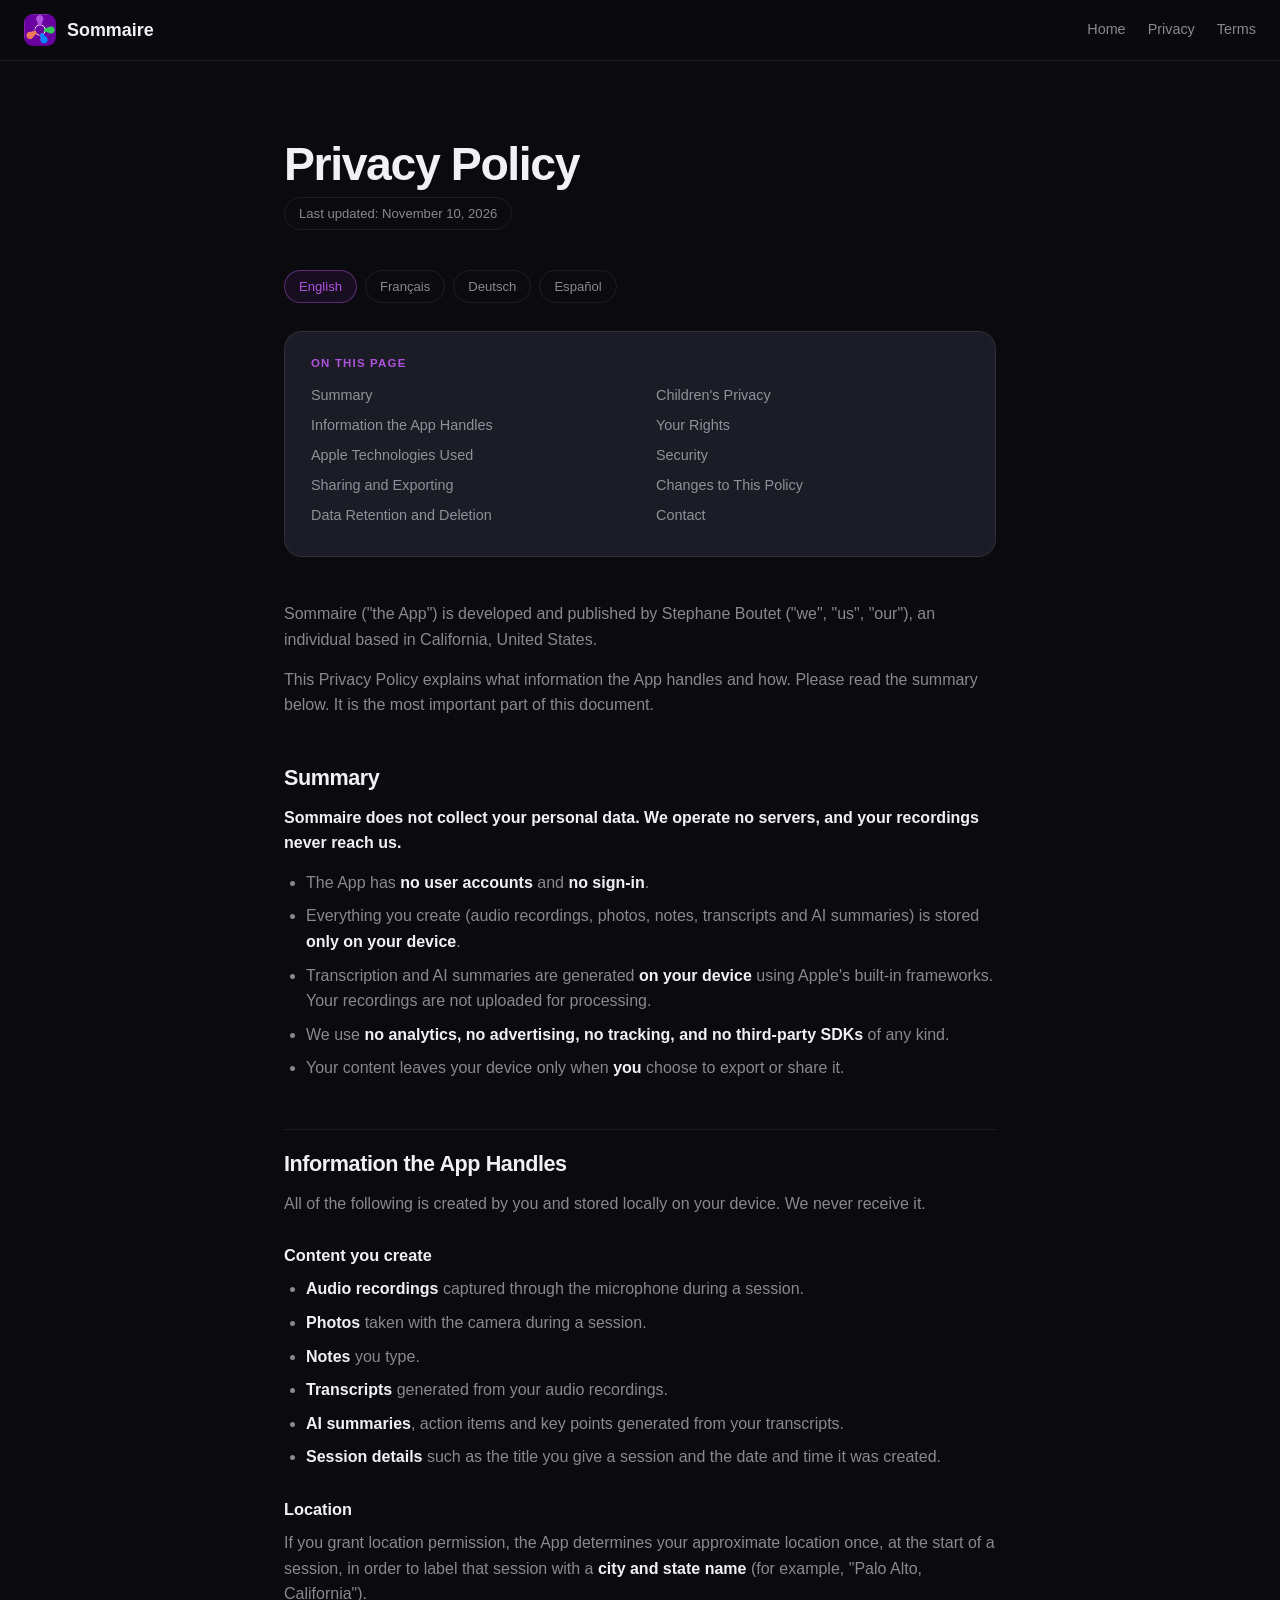
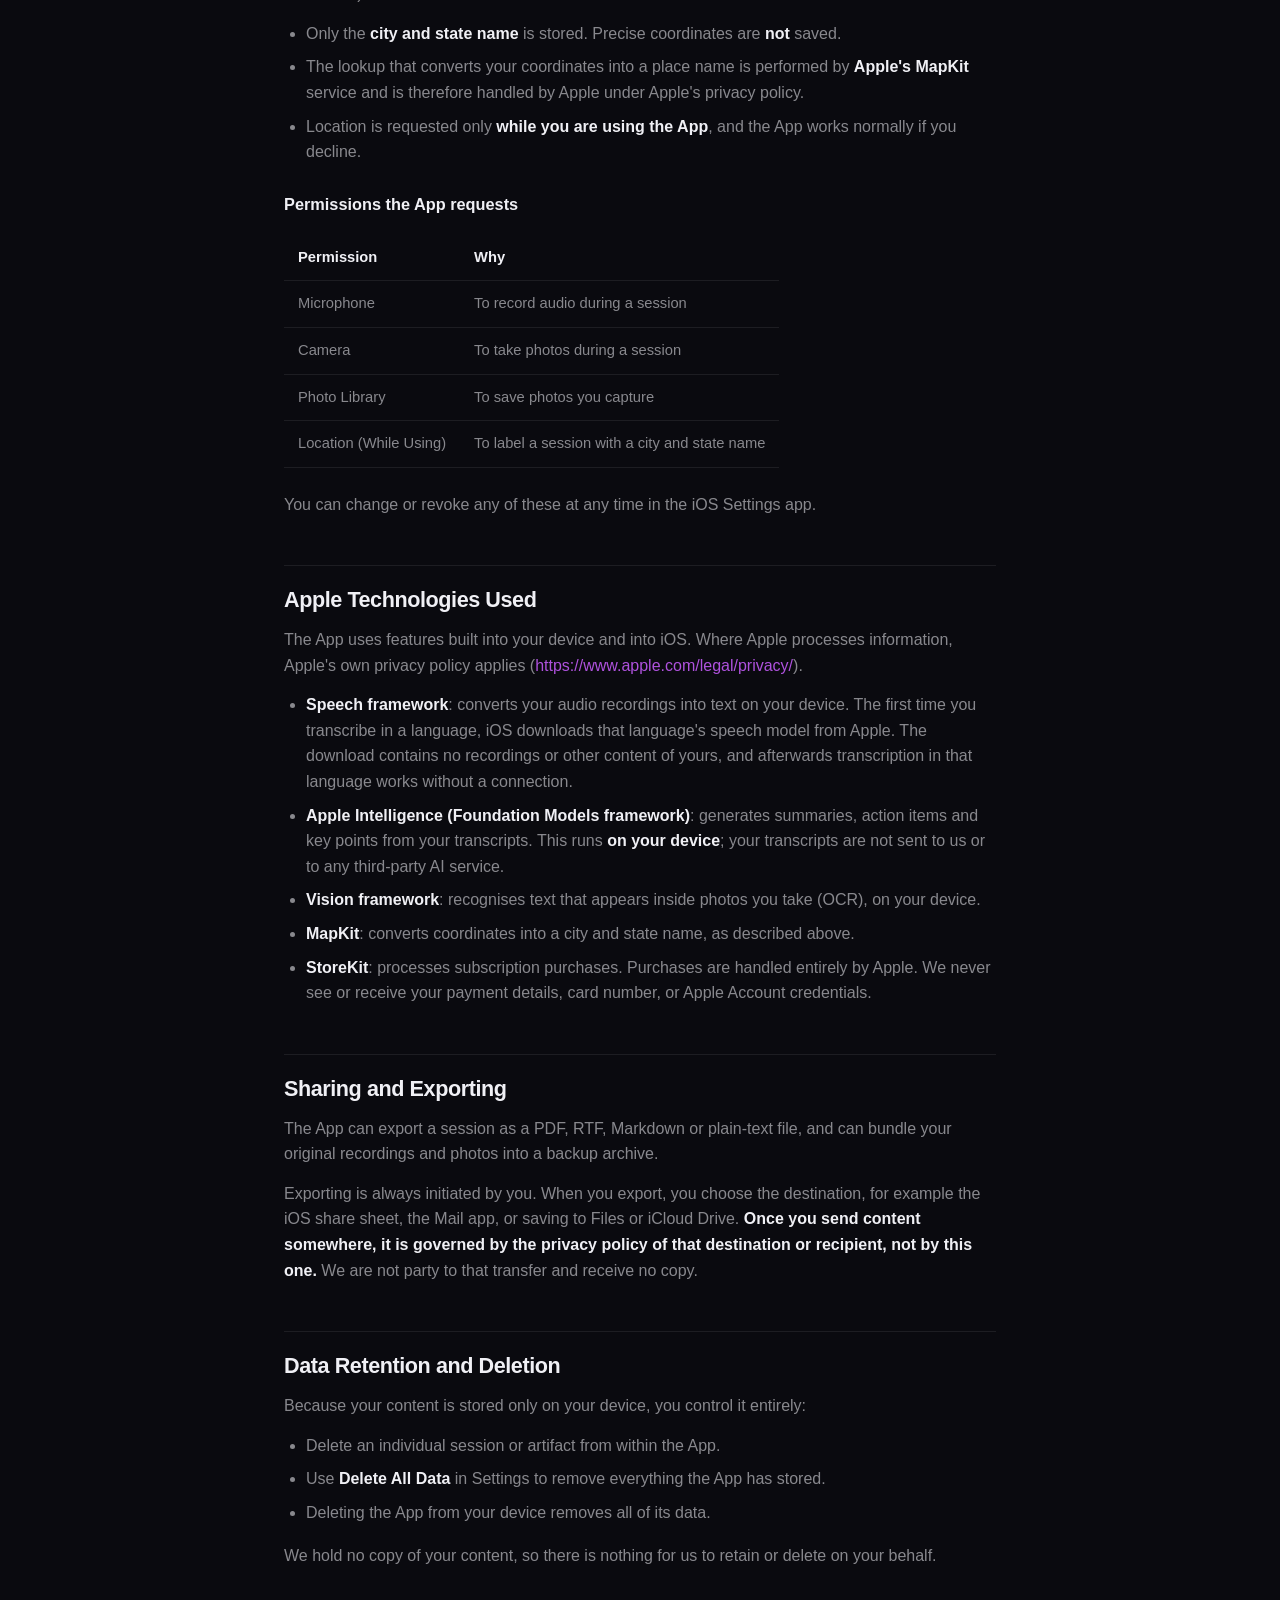
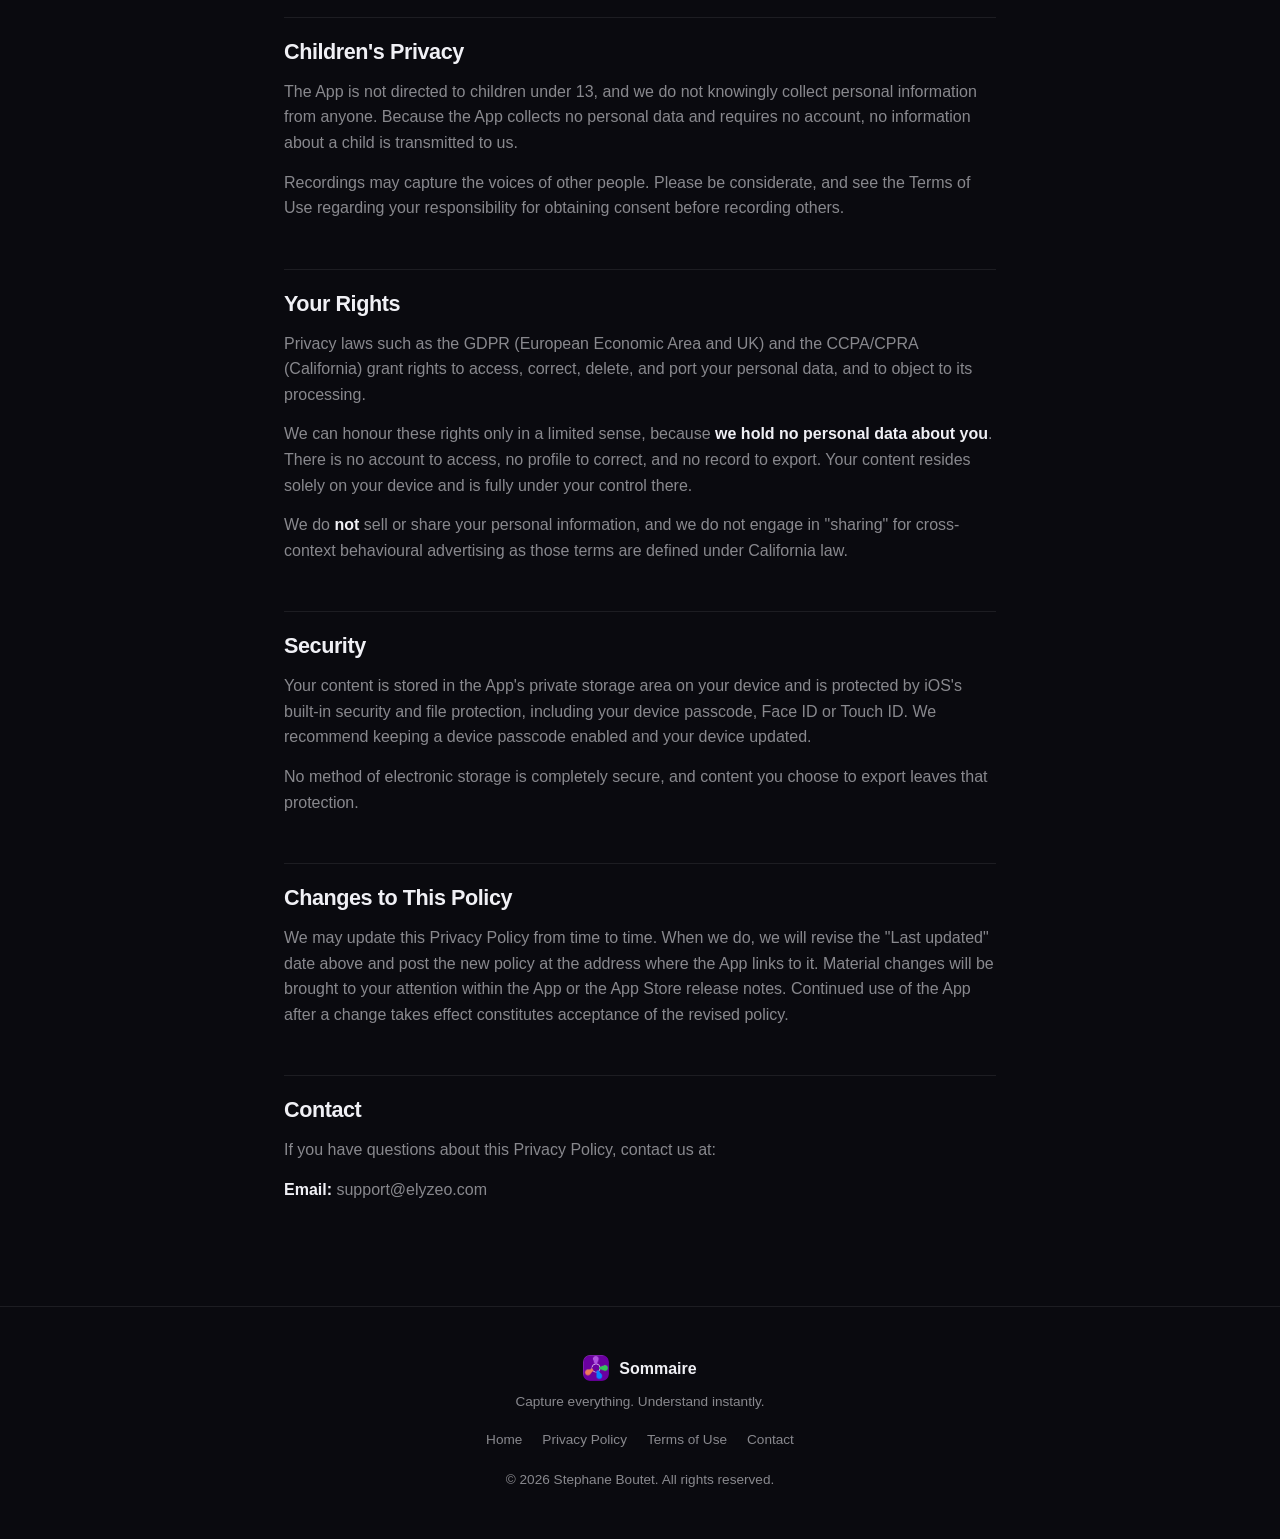
<file: privacy.html>
<!DOCTYPE html>
<html lang="en">
<head>
  <meta charset="UTF-8" />
  <meta name="viewport" content="width=device-width, initial-scale=1.0" />
  <meta name="robots" content="index, follow" />
  <title>Privacy Policy | Sommaire</title>
  <meta name="description" content="How Sommaire handles your data: everything stays on your device." />
  <link rel="icon" type="image/png" href="assets/favicon.png" />
  <link rel="apple-touch-icon" href="assets/sommaire-icon-180.png" />
  <link rel="stylesheet" href="styles.css" />
</head>
<body>

<nav class="site-nav">
  <a class="nav-logo" href="index.html">
    <img src="assets/sommaire-icon.png" alt="" />
    Sommaire
  </a>
  <div class="nav-links">
    <a href="index.html">Home</a>
    <a href="privacy.html">Privacy</a>
    <a href="terms.html">Terms</a>
  </div>
</nav>

<main class="legal">
  <div class="container-narrow">
    <h1>Privacy Policy</h1>
    <span class="updated">Last updated: November 10, 2026</span>
    
    <nav class="legal-languages" aria-label="Language">
      <a href="privacy.html" lang="en" aria-current="true">English</a>
      <a href="privacy-fr.html" lang="fr">Français</a>
      <a href="privacy-de.html" lang="de">Deutsch</a>
      <a href="privacy-es.html" lang="es">Español</a>
    </nav>
    <nav class="legal-toc" aria-label="On this page">
      <div>On this page</div>
      <ul>
        <li><a href="#summary">Summary</a></li>
        <li><a href="#information-the-app-handles">Information the App Handles</a></li>
        <li><a href="#apple-technologies-used">Apple Technologies Used</a></li>
        <li><a href="#sharing-and-exporting">Sharing and Exporting</a></li>
        <li><a href="#data-retention-and-deletion">Data Retention and Deletion</a></li>
        <li><a href="#childrens-privacy">Children&#x27;s Privacy</a></li>
        <li><a href="#your-rights">Your Rights</a></li>
        <li><a href="#security">Security</a></li>
        <li><a href="#changes-to-this-policy">Changes to This Policy</a></li>
        <li><a href="#contact">Contact</a></li>
      </ul>
    </nav>
<p>Sommaire (&quot;the App&quot;) is developed and published by Stephane Boutet (&quot;we&quot;, &quot;us&quot;, &quot;our&quot;), an individual based in California, United States.</p>
<p>This Privacy Policy explains what information the App handles and how. Please read the summary below. It is the most important part of this document.</p>
<h2 id="summary">Summary</h2>
<p><strong>Sommaire does not collect your personal data. We operate no servers, and your recordings never reach us.</strong></p>
<ul><li>The App has <strong>no user accounts</strong> and <strong>no sign-in</strong>.</li><li>Everything you create (audio recordings, photos, notes, transcripts and AI summaries) is stored <strong>only on your device</strong>.</li><li>Transcription and AI summaries are generated <strong>on your device</strong> using Apple&#x27;s built-in frameworks. Your recordings are not uploaded for processing.</li><li>We use <strong>no analytics, no advertising, no tracking, and no third-party SDKs</strong> of any kind.</li><li>Your content leaves your device only when <strong>you</strong> choose to export or share it.</li></ul>
<h2 id="information-the-app-handles">Information the App Handles</h2>
<p>All of the following is created by you and stored locally on your device. We never receive it.</p>
<h3>Content you create</h3>
<ul><li><strong>Audio recordings</strong> captured through the microphone during a session.</li><li><strong>Photos</strong> taken with the camera during a session.</li><li><strong>Notes</strong> you type.</li><li><strong>Transcripts</strong> generated from your audio recordings.</li><li><strong>AI summaries</strong>, action items and key points generated from your transcripts.</li><li><strong>Session details</strong> such as the title you give a session and the date and time it was created.</li></ul>
<h3>Location</h3>
<p>If you grant location permission, the App determines your approximate location once, at the start of a session, in order to label that session with a <strong>city and state name</strong> (for example, &quot;Palo Alto, California&quot;).</p>
<ul><li>Only the <strong>city and state name</strong> is stored. Precise coordinates are <strong>not</strong> saved.</li><li>The lookup that converts your coordinates into a place name is performed by <strong>Apple&#x27;s MapKit</strong> service and is therefore handled by Apple under Apple&#x27;s privacy policy.</li><li>Location is requested only <strong>while you are using the App</strong>, and the App works normally if you decline.</li></ul>
<h3>Permissions the App requests</h3>
<table><thead><tr><th>Permission</th><th>Why</th></tr></thead><tbody><tr><td>Microphone</td><td>To record audio during a session</td></tr><tr><td>Camera</td><td>To take photos during a session</td></tr><tr><td>Photo Library</td><td>To save photos you capture</td></tr><tr><td>Location (While Using)</td><td>To label a session with a city and state name</td></tr></tbody></table>
<p>You can change or revoke any of these at any time in the iOS Settings app.</p>
<h2 id="apple-technologies-used">Apple Technologies Used</h2>
<p>The App uses features built into your device and into iOS. Where Apple processes information, Apple&#x27;s own privacy policy applies (<a href="https://www.apple.com/legal/privacy/" rel="noopener">https://www.apple.com/legal/privacy/</a>).</p>
<ul><li><strong>Speech framework</strong>: converts your audio recordings into text on your device. The first time you transcribe in a language, iOS downloads that language&#x27;s speech model from Apple. The download contains no recordings or other content of yours, and afterwards transcription in that language works without a connection.</li><li><strong>Apple Intelligence (Foundation Models framework)</strong>: generates summaries, action items and key points from your transcripts. This runs <strong>on your device</strong>; your transcripts are not sent to us or to any third-party AI service.</li><li><strong>Vision framework</strong>: recognises text that appears inside photos you take (OCR), on your device.</li><li><strong>MapKit</strong>: converts coordinates into a city and state name, as described above.</li><li><strong>StoreKit</strong>: processes subscription purchases. Purchases are handled entirely by Apple. We never see or receive your payment details, card number, or Apple Account credentials.</li></ul>
<h2 id="sharing-and-exporting">Sharing and Exporting</h2>
<p>The App can export a session as a PDF, RTF, Markdown or plain-text file, and can bundle your original recordings and photos into a backup archive.</p>
<p>Exporting is always initiated by you. When you export, you choose the destination, for example the iOS share sheet, the Mail app, or saving to Files or iCloud Drive. <strong>Once you send content somewhere, it is governed by the privacy policy of that destination or recipient, not by this one.</strong> We are not party to that transfer and receive no copy.</p>
<h2 id="data-retention-and-deletion">Data Retention and Deletion</h2>
<p>Because your content is stored only on your device, you control it entirely:</p>
<ul><li>Delete an individual session or artifact from within the App.</li><li>Use <strong>Delete All Data</strong> in Settings to remove everything the App has stored.</li><li>Deleting the App from your device removes all of its data.</li></ul>
<p>We hold no copy of your content, so there is nothing for us to retain or delete on your behalf.</p>
<h2 id="childrens-privacy">Children&#x27;s Privacy</h2>
<p>The App is not directed to children under 13, and we do not knowingly collect personal information from anyone. Because the App collects no personal data and requires no account, no information about a child is transmitted to us.</p>
<p>Recordings may capture the voices of other people. Please be considerate, and see the Terms of Use regarding your responsibility for obtaining consent before recording others.</p>
<h2 id="your-rights">Your Rights</h2>
<p>Privacy laws such as the GDPR (European Economic Area and UK) and the CCPA/CPRA (California) grant rights to access, correct, delete, and port your personal data, and to object to its processing.</p>
<p>We can honour these rights only in a limited sense, because <strong>we hold no personal data about you</strong>. There is no account to access, no profile to correct, and no record to export. Your content resides solely on your device and is fully under your control there.</p>
<p>We do <strong>not</strong> sell or share your personal information, and we do not engage in &quot;sharing&quot; for cross-context behavioural advertising as those terms are defined under California law.</p>
<h2 id="security">Security</h2>
<p>Your content is stored in the App&#x27;s private storage area on your device and is protected by iOS&#x27;s built-in security and file protection, including your device passcode, Face ID or Touch ID. We recommend keeping a device passcode enabled and your device updated.</p>
<p>No method of electronic storage is completely secure, and content you choose to export leaves that protection.</p>
<h2 id="changes-to-this-policy">Changes to This Policy</h2>
<p>We may update this Privacy Policy from time to time. When we do, we will revise the &quot;Last updated&quot; date above and post the new policy at the address where the App links to it. Material changes will be brought to your attention within the App or the App Store release notes. Continued use of the App after a change takes effect constitutes acceptance of the revised policy.</p>
<h2 id="contact">Contact</h2>
<p>If you have questions about this Privacy Policy, contact us at:</p>
<p><strong>Email:</strong> support@elyzeo.com</p>
  </div>
</main>

<footer>
  <a class="footer-logo" href="index.html">
    <img src="assets/sommaire-icon.png" alt="" />
    Sommaire
  </a>
  <p>Capture everything. Understand instantly.</p>
  <div class="footer-links">
    <a href="index.html">Home</a>
    <a href="privacy.html">Privacy Policy</a>
    <a href="terms.html">Terms of Use</a>
    <a href="mailto:support@elyzeo.com">Contact</a>
  </div>
  <p style="margin-top:18px;">© 2026 Stephane Boutet. All rights reserved.</p>
</footer>

</body>
</html>
</file>
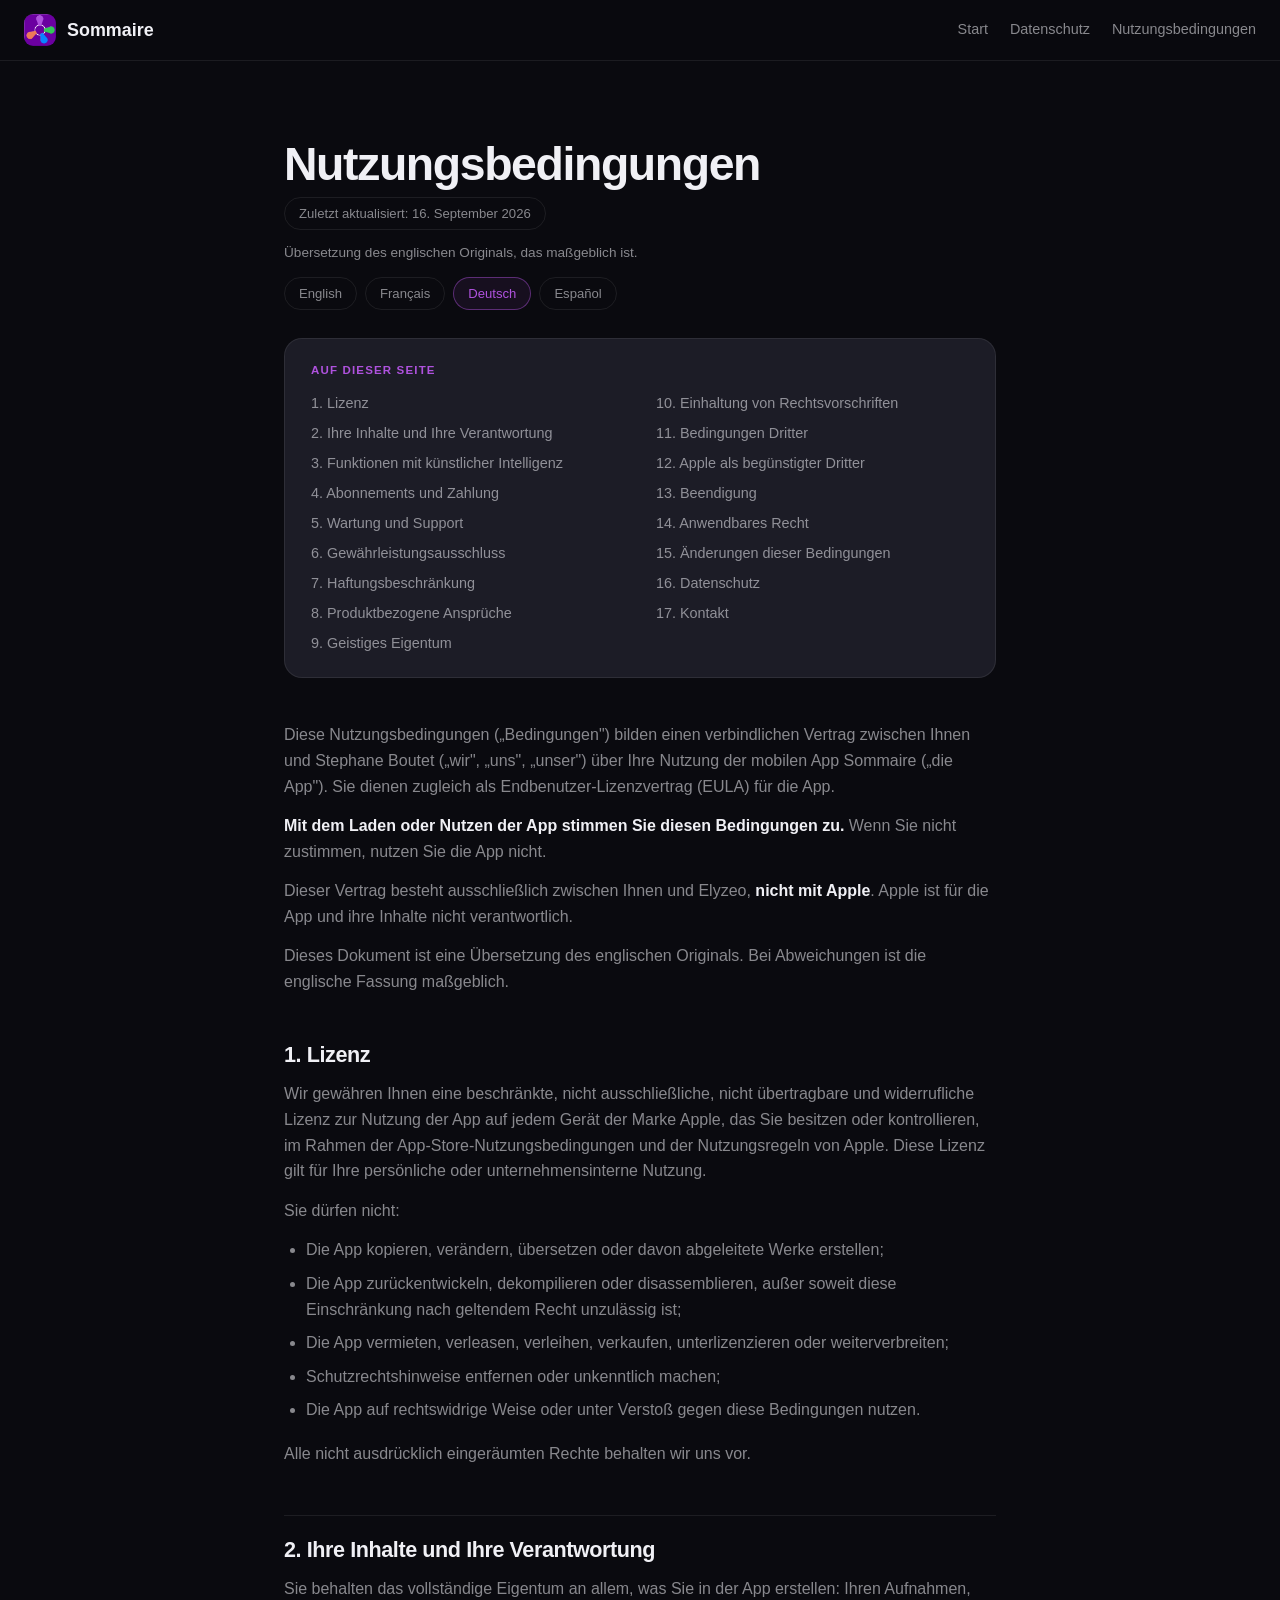
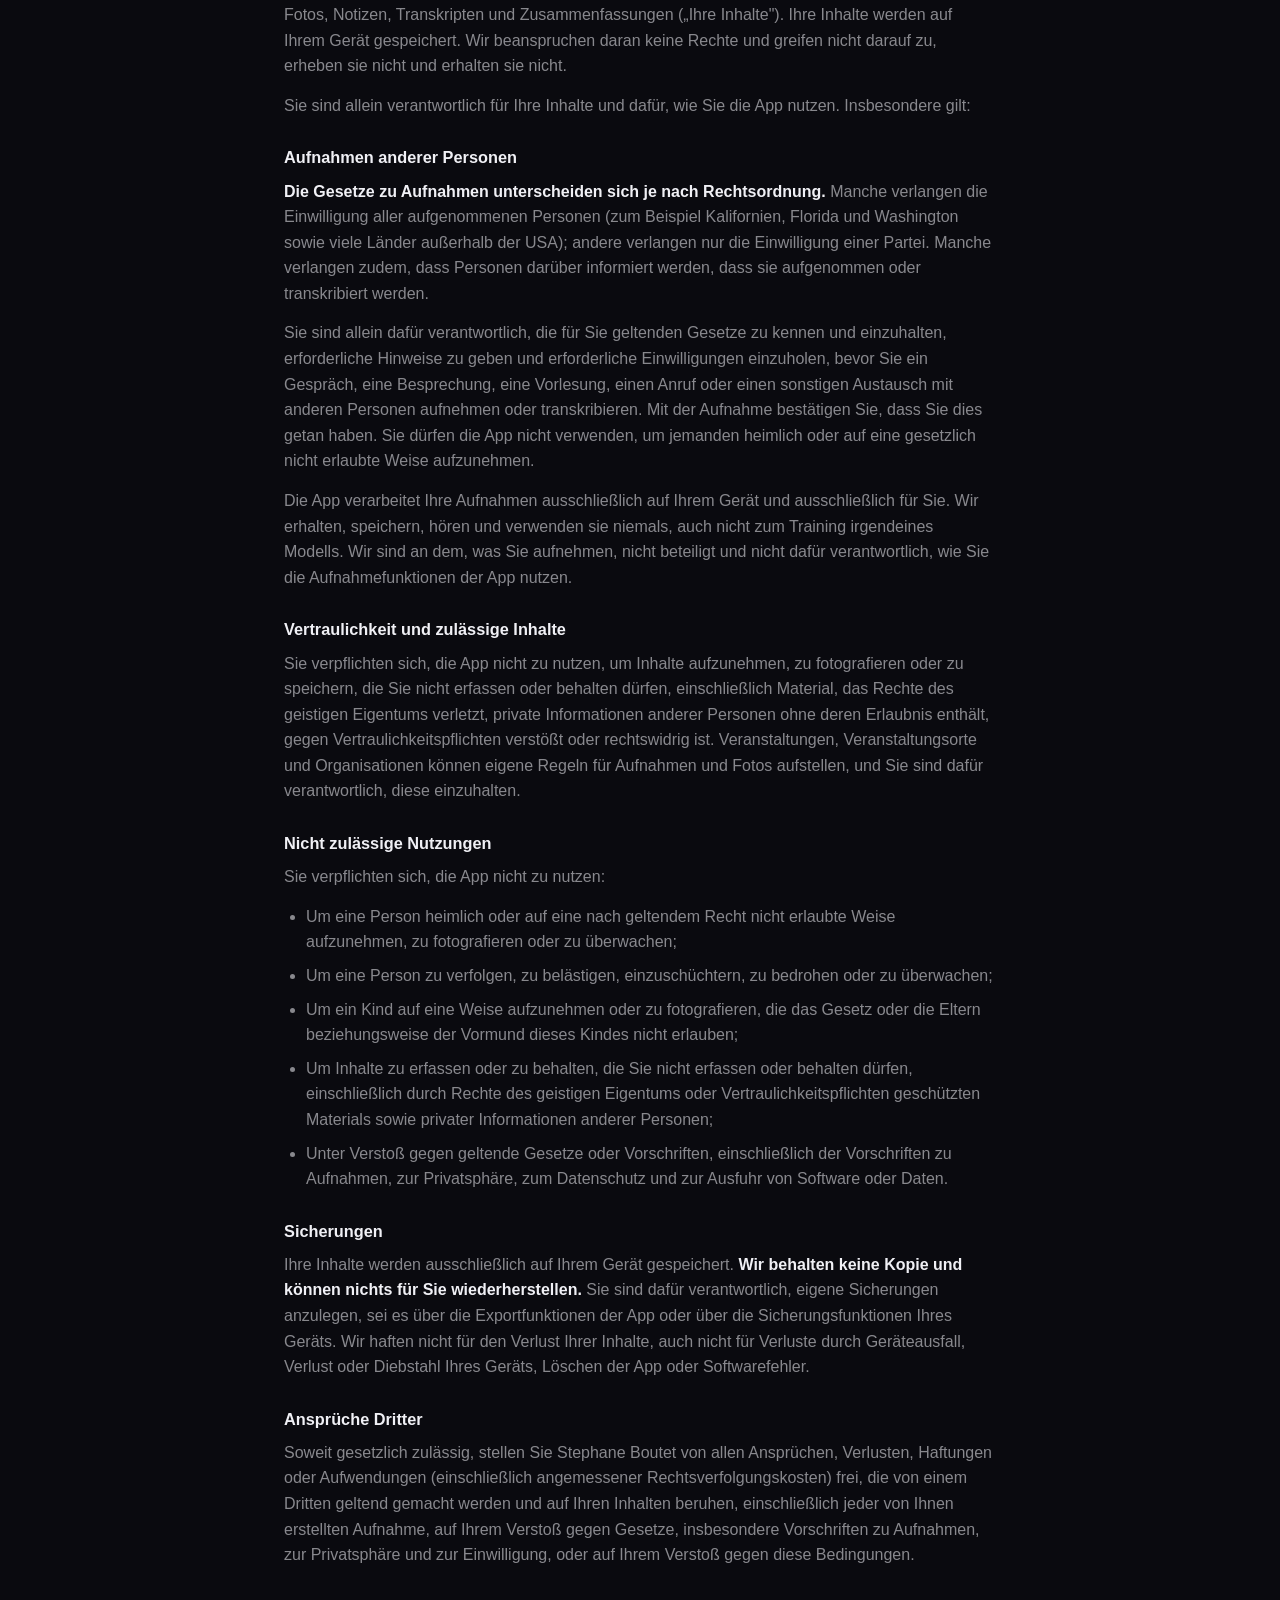
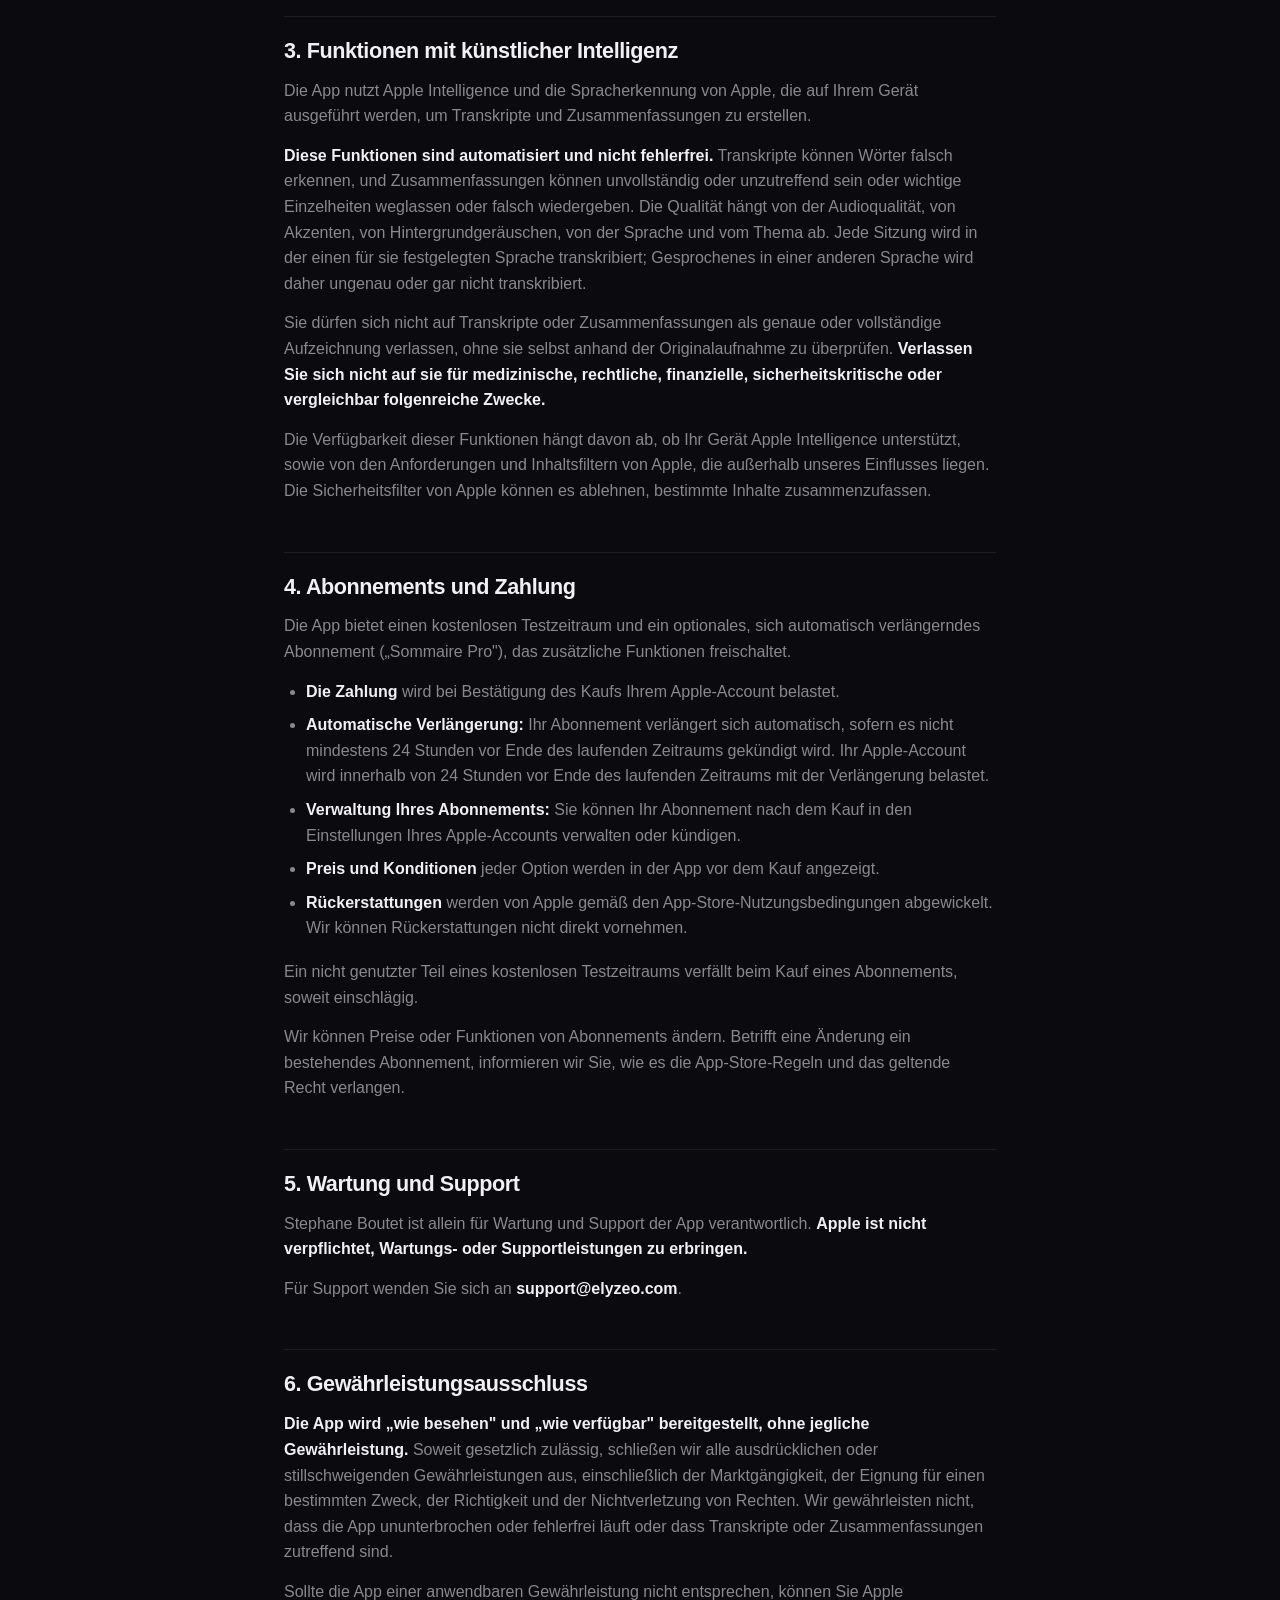
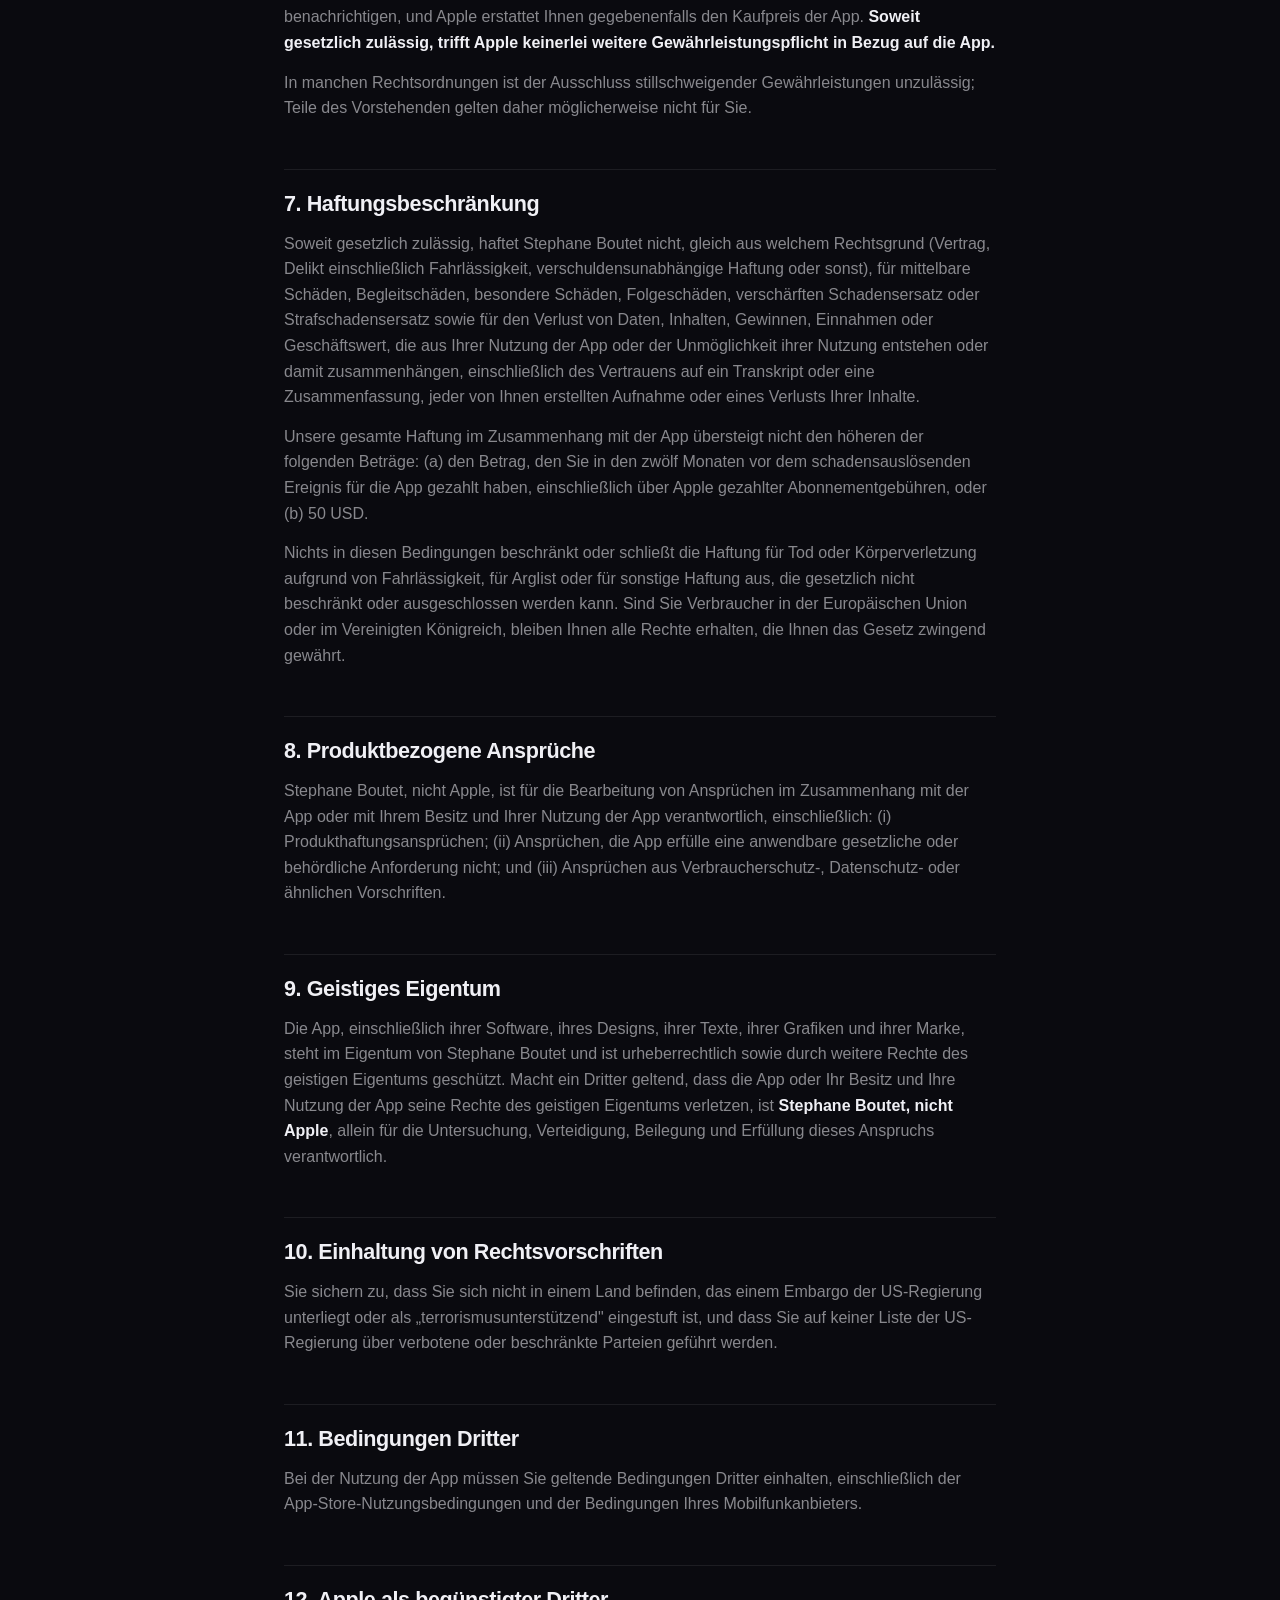
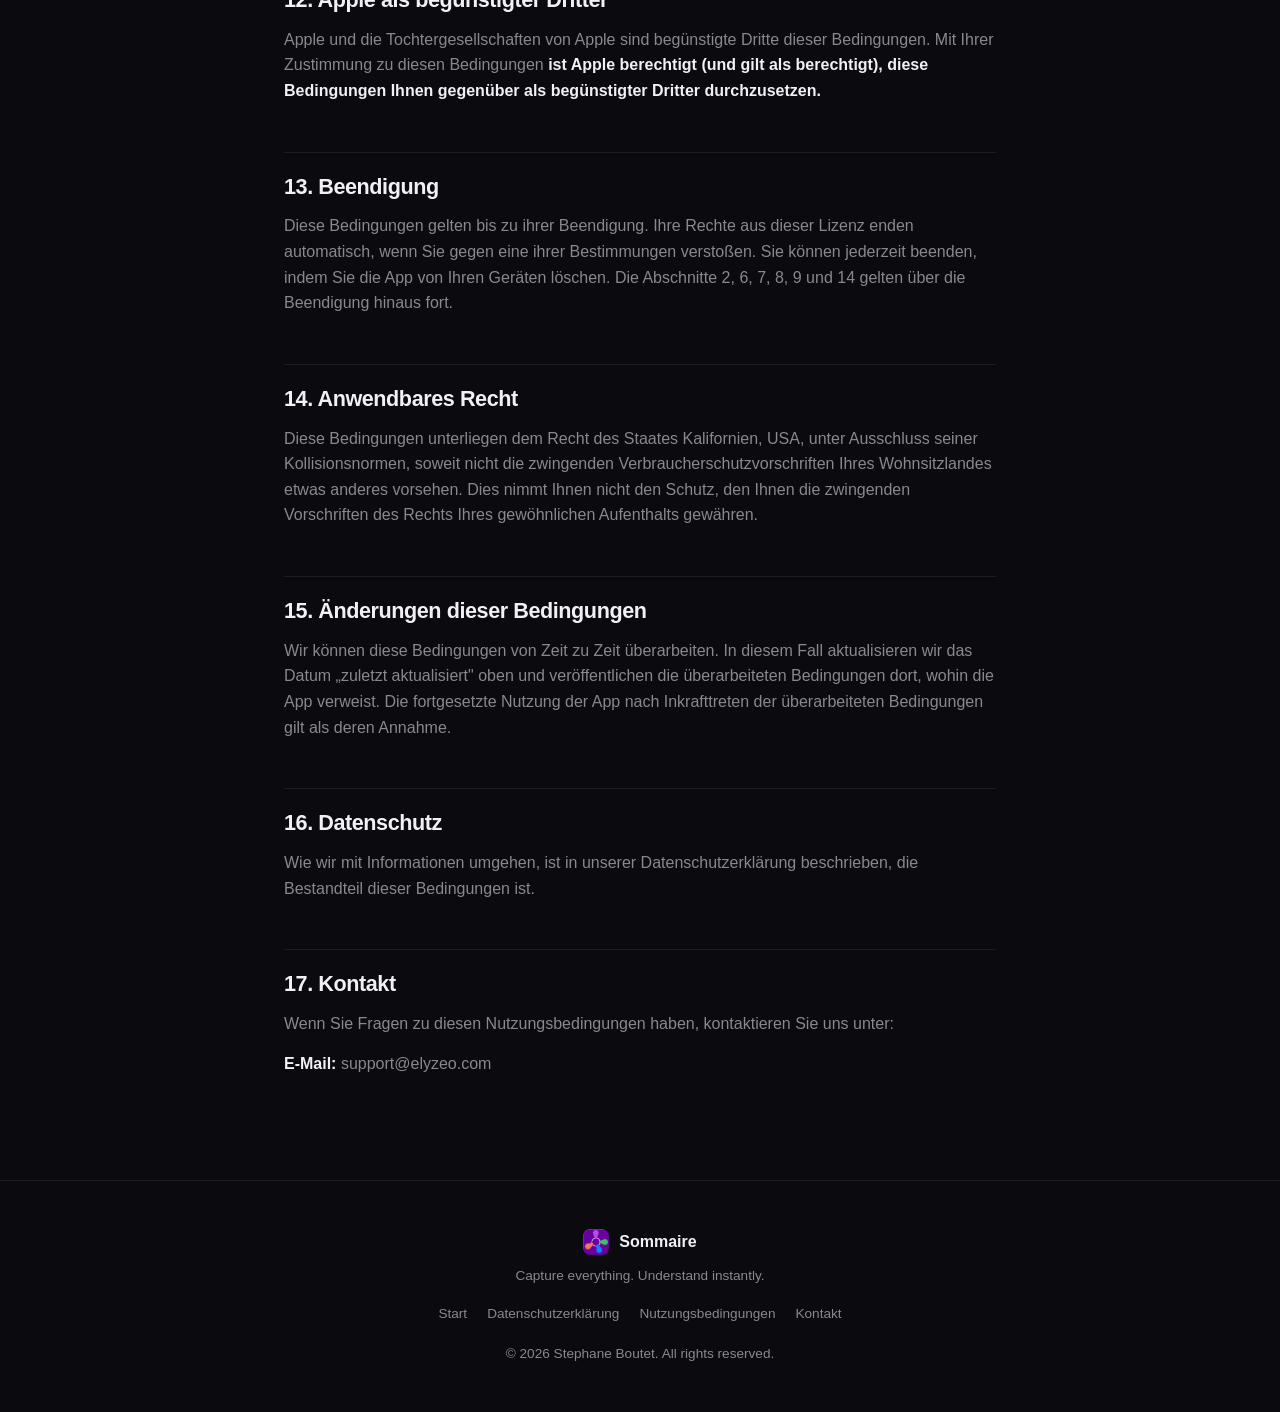
<file: terms-de.html>
<!DOCTYPE html>
<html lang="de">
<head>
  <meta charset="UTF-8" />
  <meta name="viewport" content="width=device-width, initial-scale=1.0" />
  <meta name="robots" content="index, follow" />
  <title>Nutzungsbedingungen | Sommaire</title>
  <meta name="description" content="Nutzungsbedingungen und Endbenutzer-Lizenzvertrag für Sommaire." />
  <link rel="icon" type="image/png" href="assets/favicon.png" />
  <link rel="apple-touch-icon" href="assets/sommaire-icon-180.png" />
  <link rel="stylesheet" href="styles.css" />
</head>
<body>

<nav class="site-nav">
  <a class="nav-logo" href="index.html">
    <img src="assets/sommaire-icon.png" alt="" />
    Sommaire
  </a>
  <div class="nav-links">
    <a href="index.html">Start</a>
    <a href="privacy-de.html">Datenschutz</a>
    <a href="terms-de.html">Nutzungsbedingungen</a>
  </div>
</nav>

<main class="legal">
  <div class="container-narrow">
    <h1>Nutzungsbedingungen</h1>
    <span class="updated">Zuletzt aktualisiert: 16. September 2026</span>
    <p class="legal-governs">Übersetzung des englischen Originals, das maßgeblich ist.</p>
    <nav class="legal-languages" aria-label="Language">
      <a href="terms.html" lang="en">English</a>
      <a href="terms-fr.html" lang="fr">Français</a>
      <a href="terms-de.html" lang="de" aria-current="true">Deutsch</a>
      <a href="terms-es.html" lang="es">Español</a>
    </nav>
    <nav class="legal-toc" aria-label="Auf dieser Seite">
      <div>Auf dieser Seite</div>
      <ul>
        <li><a href="#section-1-lizenz">1. Lizenz</a></li>
        <li><a href="#section-2-ihre-inhalte-und-ihre-verantwortung">2. Ihre Inhalte und Ihre Verantwortung</a></li>
        <li><a href="#section-3-funktionen-mit-kunstlicher-intelligenz">3. Funktionen mit künstlicher Intelligenz</a></li>
        <li><a href="#section-4-abonnements-und-zahlung">4. Abonnements und Zahlung</a></li>
        <li><a href="#section-5-wartung-und-support">5. Wartung und Support</a></li>
        <li><a href="#section-6-gewahrleistungsausschluss">6. Gewährleistungsausschluss</a></li>
        <li><a href="#section-7-haftungsbeschrankung">7. Haftungsbeschränkung</a></li>
        <li><a href="#section-8-produktbezogene-anspruche">8. Produktbezogene Ansprüche</a></li>
        <li><a href="#section-9-geistiges-eigentum">9. Geistiges Eigentum</a></li>
        <li><a href="#section-10-einhaltung-von-rechtsvorschriften">10. Einhaltung von Rechtsvorschriften</a></li>
        <li><a href="#section-11-bedingungen-dritter">11. Bedingungen Dritter</a></li>
        <li><a href="#section-12-apple-als-begunstigter-dritter">12. Apple als begünstigter Dritter</a></li>
        <li><a href="#section-13-beendigung">13. Beendigung</a></li>
        <li><a href="#section-14-anwendbares-recht">14. Anwendbares Recht</a></li>
        <li><a href="#section-15-anderungen-dieser-bedingungen">15. Änderungen dieser Bedingungen</a></li>
        <li><a href="#section-16-datenschutz">16. Datenschutz</a></li>
        <li><a href="#section-17-kontakt">17. Kontakt</a></li>
      </ul>
    </nav>
<p>Diese Nutzungsbedingungen („Bedingungen&quot;) bilden einen verbindlichen Vertrag zwischen Ihnen und Stephane Boutet („wir&quot;, „uns&quot;, „unser&quot;) über Ihre Nutzung der mobilen App Sommaire („die App&quot;). Sie dienen zugleich als Endbenutzer-Lizenzvertrag (EULA) für die App.</p>
<p><strong>Mit dem Laden oder Nutzen der App stimmen Sie diesen Bedingungen zu.</strong> Wenn Sie nicht zustimmen, nutzen Sie die App nicht.</p>
<p>Dieser Vertrag besteht ausschließlich zwischen Ihnen und Elyzeo, <strong>nicht mit Apple</strong>. Apple ist für die App und ihre Inhalte nicht verantwortlich.</p>
<p>Dieses Dokument ist eine Übersetzung des englischen Originals. Bei Abweichungen ist die englische Fassung maßgeblich.</p>
<h2 id="section-1-lizenz">1. Lizenz</h2>
<p>Wir gewähren Ihnen eine beschränkte, nicht ausschließliche, nicht übertragbare und widerrufliche Lizenz zur Nutzung der App auf jedem Gerät der Marke Apple, das Sie besitzen oder kontrollieren, im Rahmen der App-Store-Nutzungsbedingungen und der Nutzungsregeln von Apple. Diese Lizenz gilt für Ihre persönliche oder unternehmensinterne Nutzung.</p>
<p>Sie dürfen nicht:</p>
<ul><li>Die App kopieren, verändern, übersetzen oder davon abgeleitete Werke erstellen;</li><li>Die App zurückentwickeln, dekompilieren oder disassemblieren, außer soweit diese Einschränkung nach geltendem Recht unzulässig ist;</li><li>Die App vermieten, verleasen, verleihen, verkaufen, unterlizenzieren oder weiterverbreiten;</li><li>Schutzrechtshinweise entfernen oder unkenntlich machen;</li><li>Die App auf rechtswidrige Weise oder unter Verstoß gegen diese Bedingungen nutzen.</li></ul>
<p>Alle nicht ausdrücklich eingeräumten Rechte behalten wir uns vor.</p>
<h2 id="section-2-ihre-inhalte-und-ihre-verantwortung">2. Ihre Inhalte und Ihre Verantwortung</h2>
<p>Sie behalten das vollständige Eigentum an allem, was Sie in der App erstellen: Ihren Aufnahmen, Fotos, Notizen, Transkripten und Zusammenfassungen („Ihre Inhalte&quot;). Ihre Inhalte werden auf Ihrem Gerät gespeichert. Wir beanspruchen daran keine Rechte und greifen nicht darauf zu, erheben sie nicht und erhalten sie nicht.</p>
<p>Sie sind allein verantwortlich für Ihre Inhalte und dafür, wie Sie die App nutzen. Insbesondere gilt:</p>
<h3>Aufnahmen anderer Personen</h3>
<p><strong>Die Gesetze zu Aufnahmen unterscheiden sich je nach Rechtsordnung.</strong> Manche verlangen die Einwilligung aller aufgenommenen Personen (zum Beispiel Kalifornien, Florida und Washington sowie viele Länder außerhalb der USA); andere verlangen nur die Einwilligung einer Partei. Manche verlangen zudem, dass Personen darüber informiert werden, dass sie aufgenommen oder transkribiert werden.</p>
<p>Sie sind allein dafür verantwortlich, die für Sie geltenden Gesetze zu kennen und einzuhalten, erforderliche Hinweise zu geben und erforderliche Einwilligungen einzuholen, bevor Sie ein Gespräch, eine Besprechung, eine Vorlesung, einen Anruf oder einen sonstigen Austausch mit anderen Personen aufnehmen oder transkribieren. Mit der Aufnahme bestätigen Sie, dass Sie dies getan haben. Sie dürfen die App nicht verwenden, um jemanden heimlich oder auf eine gesetzlich nicht erlaubte Weise aufzunehmen.</p>
<p>Die App verarbeitet Ihre Aufnahmen ausschließlich auf Ihrem Gerät und ausschließlich für Sie. Wir erhalten, speichern, hören und verwenden sie niemals, auch nicht zum Training irgendeines Modells. Wir sind an dem, was Sie aufnehmen, nicht beteiligt und nicht dafür verantwortlich, wie Sie die Aufnahmefunktionen der App nutzen.</p>
<h3>Vertraulichkeit und zulässige Inhalte</h3>
<p>Sie verpflichten sich, die App nicht zu nutzen, um Inhalte aufzunehmen, zu fotografieren oder zu speichern, die Sie nicht erfassen oder behalten dürfen, einschließlich Material, das Rechte des geistigen Eigentums verletzt, private Informationen anderer Personen ohne deren Erlaubnis enthält, gegen Vertraulichkeitspflichten verstößt oder rechtswidrig ist. Veranstaltungen, Veranstaltungsorte und Organisationen können eigene Regeln für Aufnahmen und Fotos aufstellen, und Sie sind dafür verantwortlich, diese einzuhalten.</p>
<h3>Nicht zulässige Nutzungen</h3>
<p>Sie verpflichten sich, die App nicht zu nutzen:</p>
<ul><li>Um eine Person heimlich oder auf eine nach geltendem Recht nicht erlaubte Weise aufzunehmen, zu fotografieren oder zu überwachen;</li><li>Um eine Person zu verfolgen, zu belästigen, einzuschüchtern, zu bedrohen oder zu überwachen;</li><li>Um ein Kind auf eine Weise aufzunehmen oder zu fotografieren, die das Gesetz oder die Eltern beziehungsweise der Vormund dieses Kindes nicht erlauben;</li><li>Um Inhalte zu erfassen oder zu behalten, die Sie nicht erfassen oder behalten dürfen, einschließlich durch Rechte des geistigen Eigentums oder Vertraulichkeitspflichten geschützten Materials sowie privater Informationen anderer Personen;</li><li>Unter Verstoß gegen geltende Gesetze oder Vorschriften, einschließlich der Vorschriften zu Aufnahmen, zur Privatsphäre, zum Datenschutz und zur Ausfuhr von Software oder Daten.</li></ul>
<h3>Sicherungen</h3>
<p>Ihre Inhalte werden ausschließlich auf Ihrem Gerät gespeichert. <strong>Wir behalten keine Kopie und können nichts für Sie wiederherstellen.</strong> Sie sind dafür verantwortlich, eigene Sicherungen anzulegen, sei es über die Exportfunktionen der App oder über die Sicherungsfunktionen Ihres Geräts. Wir haften nicht für den Verlust Ihrer Inhalte, auch nicht für Verluste durch Geräteausfall, Verlust oder Diebstahl Ihres Geräts, Löschen der App oder Softwarefehler.</p>
<h3>Ansprüche Dritter</h3>
<p>Soweit gesetzlich zulässig, stellen Sie Stephane Boutet von allen Ansprüchen, Verlusten, Haftungen oder Aufwendungen (einschließlich angemessener Rechtsverfolgungskosten) frei, die von einem Dritten geltend gemacht werden und auf Ihren Inhalten beruhen, einschließlich jeder von Ihnen erstellten Aufnahme, auf Ihrem Verstoß gegen Gesetze, insbesondere Vorschriften zu Aufnahmen, zur Privatsphäre und zur Einwilligung, oder auf Ihrem Verstoß gegen diese Bedingungen.</p>
<h2 id="section-3-funktionen-mit-kunstlicher-intelligenz">3. Funktionen mit künstlicher Intelligenz</h2>
<p>Die App nutzt Apple Intelligence und die Spracherkennung von Apple, die auf Ihrem Gerät ausgeführt werden, um Transkripte und Zusammenfassungen zu erstellen.</p>
<p><strong>Diese Funktionen sind automatisiert und nicht fehlerfrei.</strong> Transkripte können Wörter falsch erkennen, und Zusammenfassungen können unvollständig oder unzutreffend sein oder wichtige Einzelheiten weglassen oder falsch wiedergeben. Die Qualität hängt von der Audioqualität, von Akzenten, von Hintergrundgeräuschen, von der Sprache und vom Thema ab. Jede Sitzung wird in der einen für sie festgelegten Sprache transkribiert; Gesprochenes in einer anderen Sprache wird daher ungenau oder gar nicht transkribiert.</p>
<p>Sie dürfen sich nicht auf Transkripte oder Zusammenfassungen als genaue oder vollständige Aufzeichnung verlassen, ohne sie selbst anhand der Originalaufnahme zu überprüfen. <strong>Verlassen Sie sich nicht auf sie für medizinische, rechtliche, finanzielle, sicherheitskritische oder vergleichbar folgenreiche Zwecke.</strong></p>
<p>Die Verfügbarkeit dieser Funktionen hängt davon ab, ob Ihr Gerät Apple Intelligence unterstützt, sowie von den Anforderungen und Inhaltsfiltern von Apple, die außerhalb unseres Einflusses liegen. Die Sicherheitsfilter von Apple können es ablehnen, bestimmte Inhalte zusammenzufassen.</p>
<h2 id="section-4-abonnements-und-zahlung">4. Abonnements und Zahlung</h2>
<p>Die App bietet einen kostenlosen Testzeitraum und ein optionales, sich automatisch verlängerndes Abonnement („Sommaire Pro&quot;), das zusätzliche Funktionen freischaltet.</p>
<ul><li><strong>Die Zahlung</strong> wird bei Bestätigung des Kaufs Ihrem Apple-Account belastet.</li><li><strong>Automatische Verlängerung:</strong> Ihr Abonnement verlängert sich automatisch, sofern es nicht mindestens 24 Stunden vor Ende des laufenden Zeitraums gekündigt wird. Ihr Apple-Account wird innerhalb von 24 Stunden vor Ende des laufenden Zeitraums mit der Verlängerung belastet.</li><li><strong>Verwaltung Ihres Abonnements:</strong> Sie können Ihr Abonnement nach dem Kauf in den Einstellungen Ihres Apple-Accounts verwalten oder kündigen.</li><li><strong>Preis und Konditionen</strong> jeder Option werden in der App vor dem Kauf angezeigt.</li><li><strong>Rückerstattungen</strong> werden von Apple gemäß den App-Store-Nutzungsbedingungen abgewickelt. Wir können Rückerstattungen nicht direkt vornehmen.</li></ul>
<p>Ein nicht genutzter Teil eines kostenlosen Testzeitraums verfällt beim Kauf eines Abonnements, soweit einschlägig.</p>
<p>Wir können Preise oder Funktionen von Abonnements ändern. Betrifft eine Änderung ein bestehendes Abonnement, informieren wir Sie, wie es die App-Store-Regeln und das geltende Recht verlangen.</p>
<h2 id="section-5-wartung-und-support">5. Wartung und Support</h2>
<p>Stephane Boutet ist allein für Wartung und Support der App verantwortlich. <strong>Apple ist nicht verpflichtet, Wartungs- oder Supportleistungen zu erbringen.</strong></p>
<p>Für Support wenden Sie sich an <strong>support@elyzeo.com</strong>.</p>
<h2 id="section-6-gewahrleistungsausschluss">6. Gewährleistungsausschluss</h2>
<p><strong>Die App wird „wie besehen&quot; und „wie verfügbar&quot; bereitgestellt, ohne jegliche Gewährleistung.</strong> Soweit gesetzlich zulässig, schließen wir alle ausdrücklichen oder stillschweigenden Gewährleistungen aus, einschließlich der Marktgängigkeit, der Eignung für einen bestimmten Zweck, der Richtigkeit und der Nichtverletzung von Rechten. Wir gewährleisten nicht, dass die App ununterbrochen oder fehlerfrei läuft oder dass Transkripte oder Zusammenfassungen zutreffend sind.</p>
<p>Sollte die App einer anwendbaren Gewährleistung nicht entsprechen, können Sie Apple benachrichtigen, und Apple erstattet Ihnen gegebenenfalls den Kaufpreis der App. <strong>Soweit gesetzlich zulässig, trifft Apple keinerlei weitere Gewährleistungspflicht in Bezug auf die App.</strong></p>
<p>In manchen Rechtsordnungen ist der Ausschluss stillschweigender Gewährleistungen unzulässig; Teile des Vorstehenden gelten daher möglicherweise nicht für Sie.</p>
<h2 id="section-7-haftungsbeschrankung">7. Haftungsbeschränkung</h2>
<p>Soweit gesetzlich zulässig, haftet Stephane Boutet nicht, gleich aus welchem Rechtsgrund (Vertrag, Delikt einschließlich Fahrlässigkeit, verschuldensunabhängige Haftung oder sonst), für mittelbare Schäden, Begleitschäden, besondere Schäden, Folgeschäden, verschärften Schadensersatz oder Strafschadensersatz sowie für den Verlust von Daten, Inhalten, Gewinnen, Einnahmen oder Geschäftswert, die aus Ihrer Nutzung der App oder der Unmöglichkeit ihrer Nutzung entstehen oder damit zusammenhängen, einschließlich des Vertrauens auf ein Transkript oder eine Zusammenfassung, jeder von Ihnen erstellten Aufnahme oder eines Verlusts Ihrer Inhalte.</p>
<p>Unsere gesamte Haftung im Zusammenhang mit der App übersteigt nicht den höheren der folgenden Beträge: (a) den Betrag, den Sie in den zwölf Monaten vor dem schadensauslösenden Ereignis für die App gezahlt haben, einschließlich über Apple gezahlter Abonnementgebühren, oder (b) 50 USD.</p>
<p>Nichts in diesen Bedingungen beschränkt oder schließt die Haftung für Tod oder Körperverletzung aufgrund von Fahrlässigkeit, für Arglist oder für sonstige Haftung aus, die gesetzlich nicht beschränkt oder ausgeschlossen werden kann. Sind Sie Verbraucher in der Europäischen Union oder im Vereinigten Königreich, bleiben Ihnen alle Rechte erhalten, die Ihnen das Gesetz zwingend gewährt.</p>
<h2 id="section-8-produktbezogene-anspruche">8. Produktbezogene Ansprüche</h2>
<p>Stephane Boutet, nicht Apple, ist für die Bearbeitung von Ansprüchen im Zusammenhang mit der App oder mit Ihrem Besitz und Ihrer Nutzung der App verantwortlich, einschließlich: (i) Produkthaftungsansprüchen; (ii) Ansprüchen, die App erfülle eine anwendbare gesetzliche oder behördliche Anforderung nicht; und (iii) Ansprüchen aus Verbraucherschutz-, Datenschutz- oder ähnlichen Vorschriften.</p>
<h2 id="section-9-geistiges-eigentum">9. Geistiges Eigentum</h2>
<p>Die App, einschließlich ihrer Software, ihres Designs, ihrer Texte, ihrer Grafiken und ihrer Marke, steht im Eigentum von Stephane Boutet und ist urheberrechtlich sowie durch weitere Rechte des geistigen Eigentums geschützt. Macht ein Dritter geltend, dass die App oder Ihr Besitz und Ihre Nutzung der App seine Rechte des geistigen Eigentums verletzen, ist <strong>Stephane Boutet, nicht Apple</strong>, allein für die Untersuchung, Verteidigung, Beilegung und Erfüllung dieses Anspruchs verantwortlich.</p>
<h2 id="section-10-einhaltung-von-rechtsvorschriften">10. Einhaltung von Rechtsvorschriften</h2>
<p>Sie sichern zu, dass Sie sich nicht in einem Land befinden, das einem Embargo der US-Regierung unterliegt oder als „terrorismusunterstützend&quot; eingestuft ist, und dass Sie auf keiner Liste der US-Regierung über verbotene oder beschränkte Parteien geführt werden.</p>
<h2 id="section-11-bedingungen-dritter">11. Bedingungen Dritter</h2>
<p>Bei der Nutzung der App müssen Sie geltende Bedingungen Dritter einhalten, einschließlich der App-Store-Nutzungsbedingungen und der Bedingungen Ihres Mobilfunkanbieters.</p>
<h2 id="section-12-apple-als-begunstigter-dritter">12. Apple als begünstigter Dritter</h2>
<p>Apple und die Tochtergesellschaften von Apple sind begünstigte Dritte dieser Bedingungen. Mit Ihrer Zustimmung zu diesen Bedingungen <strong>ist Apple berechtigt (und gilt als berechtigt), diese Bedingungen Ihnen gegenüber als begünstigter Dritter durchzusetzen.</strong></p>
<h2 id="section-13-beendigung">13. Beendigung</h2>
<p>Diese Bedingungen gelten bis zu ihrer Beendigung. Ihre Rechte aus dieser Lizenz enden automatisch, wenn Sie gegen eine ihrer Bestimmungen verstoßen. Sie können jederzeit beenden, indem Sie die App von Ihren Geräten löschen. Die Abschnitte 2, 6, 7, 8, 9 und 14 gelten über die Beendigung hinaus fort.</p>
<h2 id="section-14-anwendbares-recht">14. Anwendbares Recht</h2>
<p>Diese Bedingungen unterliegen dem Recht des Staates Kalifornien, USA, unter Ausschluss seiner Kollisionsnormen, soweit nicht die zwingenden Verbraucherschutzvorschriften Ihres Wohnsitzlandes etwas anderes vorsehen. Dies nimmt Ihnen nicht den Schutz, den Ihnen die zwingenden Vorschriften des Rechts Ihres gewöhnlichen Aufenthalts gewähren.</p>
<h2 id="section-15-anderungen-dieser-bedingungen">15. Änderungen dieser Bedingungen</h2>
<p>Wir können diese Bedingungen von Zeit zu Zeit überarbeiten. In diesem Fall aktualisieren wir das Datum „zuletzt aktualisiert&quot; oben und veröffentlichen die überarbeiteten Bedingungen dort, wohin die App verweist. Die fortgesetzte Nutzung der App nach Inkrafttreten der überarbeiteten Bedingungen gilt als deren Annahme.</p>
<h2 id="section-16-datenschutz">16. Datenschutz</h2>
<p>Wie wir mit Informationen umgehen, ist in unserer Datenschutzerklärung beschrieben, die Bestandteil dieser Bedingungen ist.</p>
<h2 id="section-17-kontakt">17. Kontakt</h2>
<p>Wenn Sie Fragen zu diesen Nutzungsbedingungen haben, kontaktieren Sie uns unter:</p>
<p><strong>E-Mail:</strong> support@elyzeo.com</p>
  </div>
</main>

<footer>
  <a class="footer-logo" href="index.html">
    <img src="assets/sommaire-icon.png" alt="" />
    Sommaire
  </a>
  <p>Capture everything. Understand instantly.</p>
  <div class="footer-links">
    <a href="index.html">Start</a>
    <a href="privacy-de.html">Datenschutzerklärung</a>
    <a href="terms-de.html">Nutzungsbedingungen</a>
    <a href="mailto:support@elyzeo.com">Kontakt</a>
  </div>
  <p style="margin-top:18px;">© 2026 Stephane Boutet. All rights reserved.</p>
</footer>

</body>
</html>
</file>
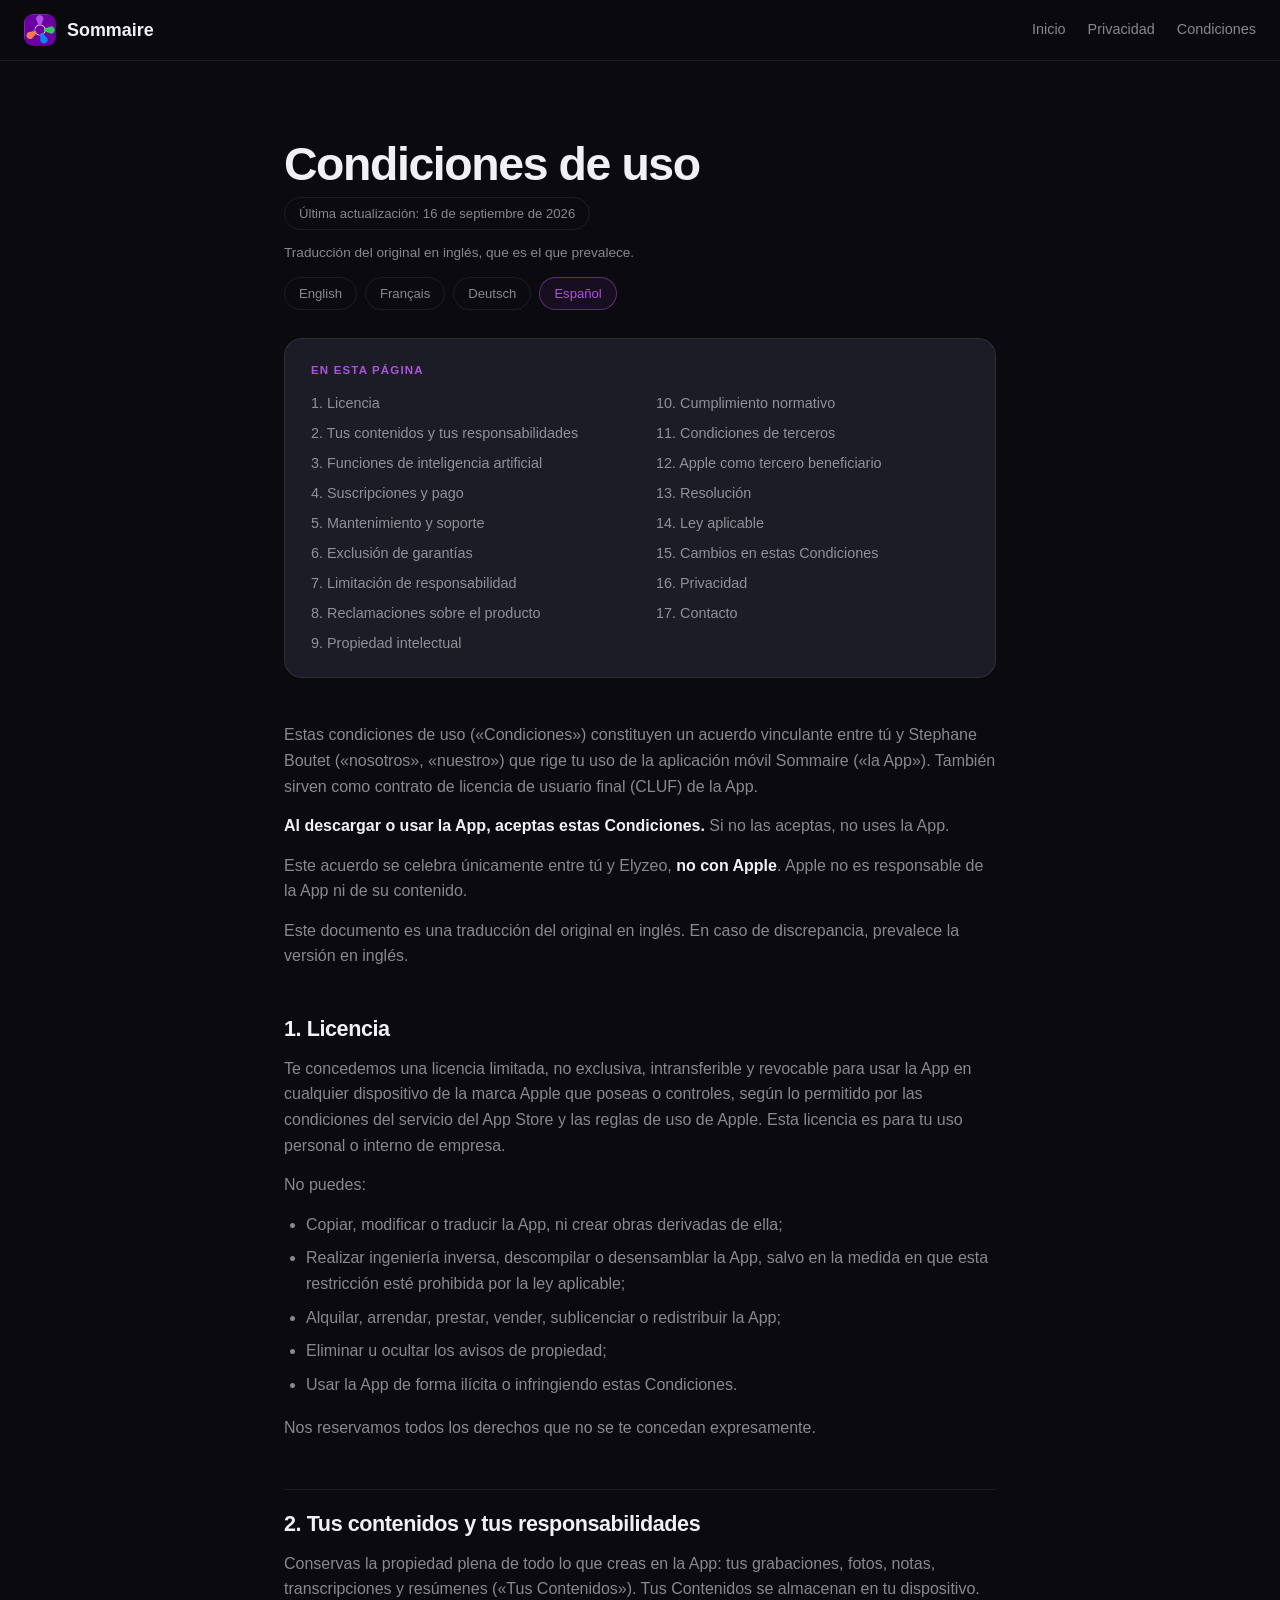
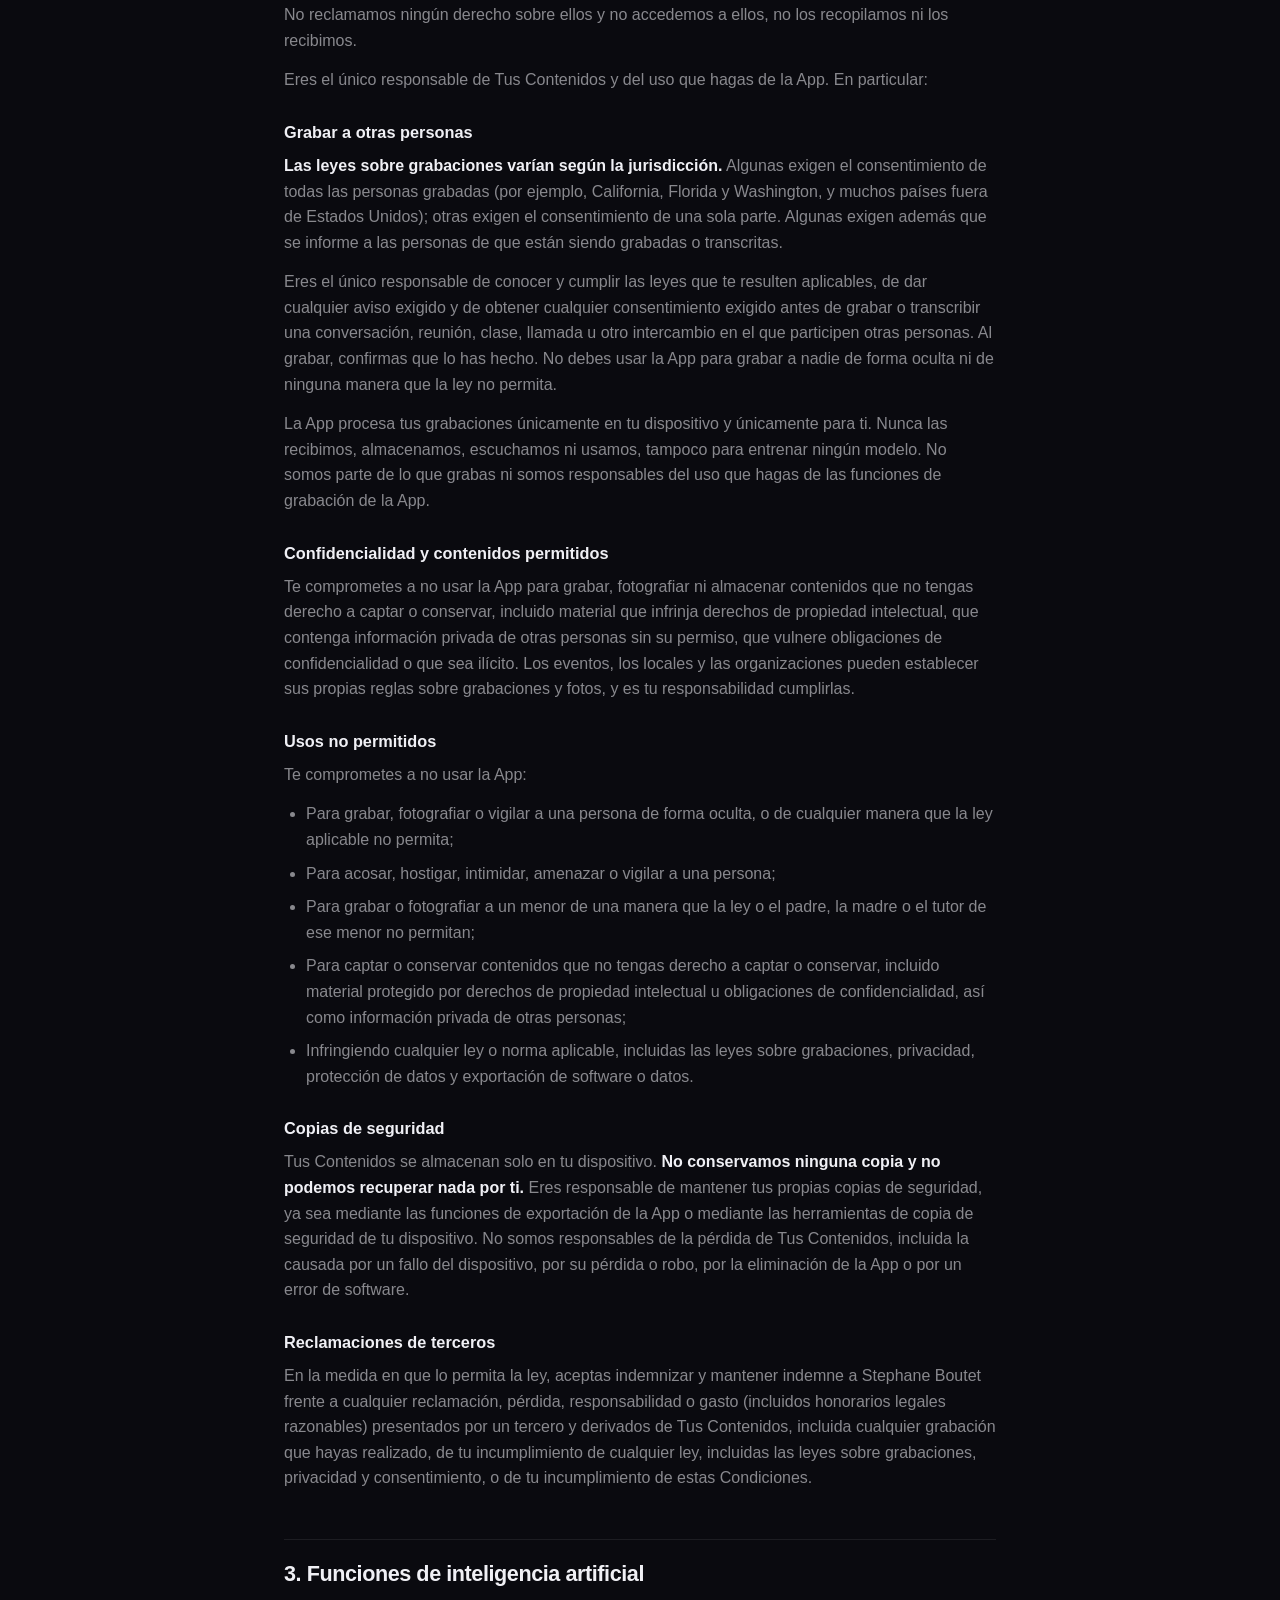
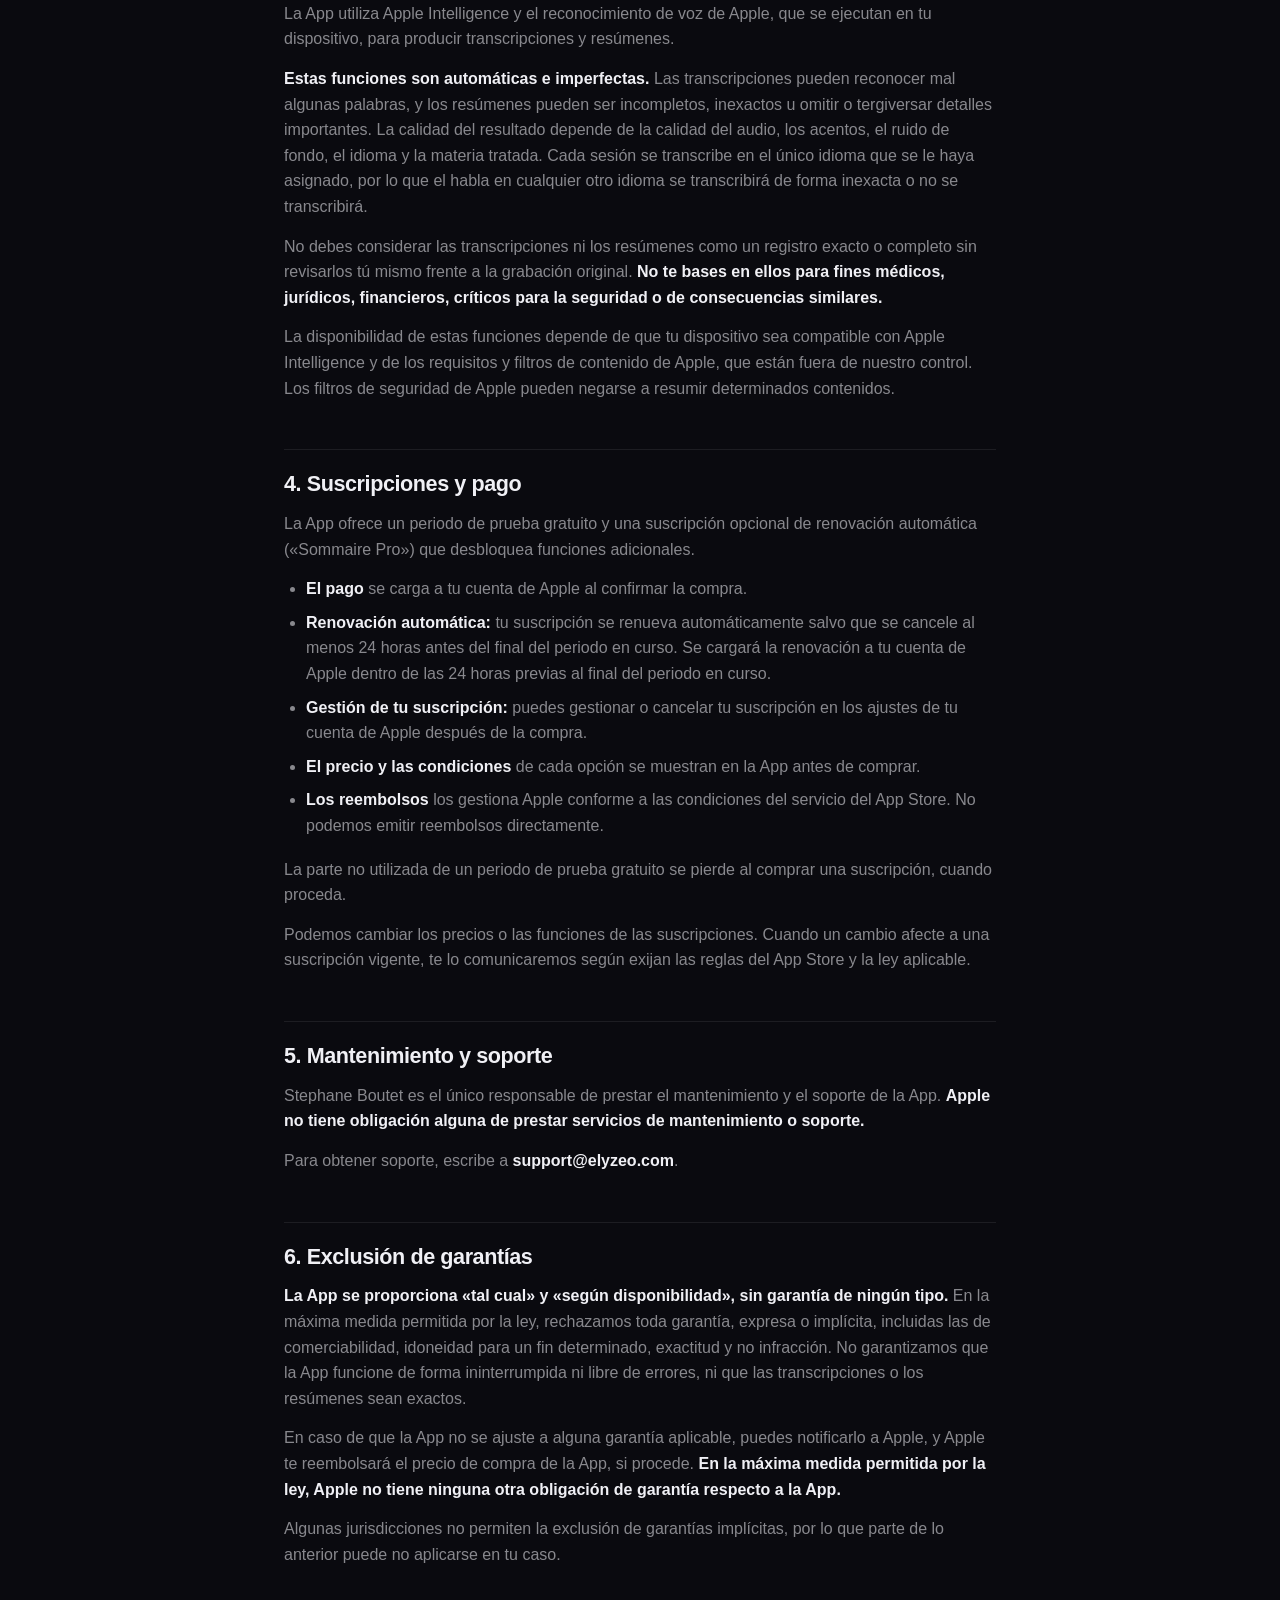
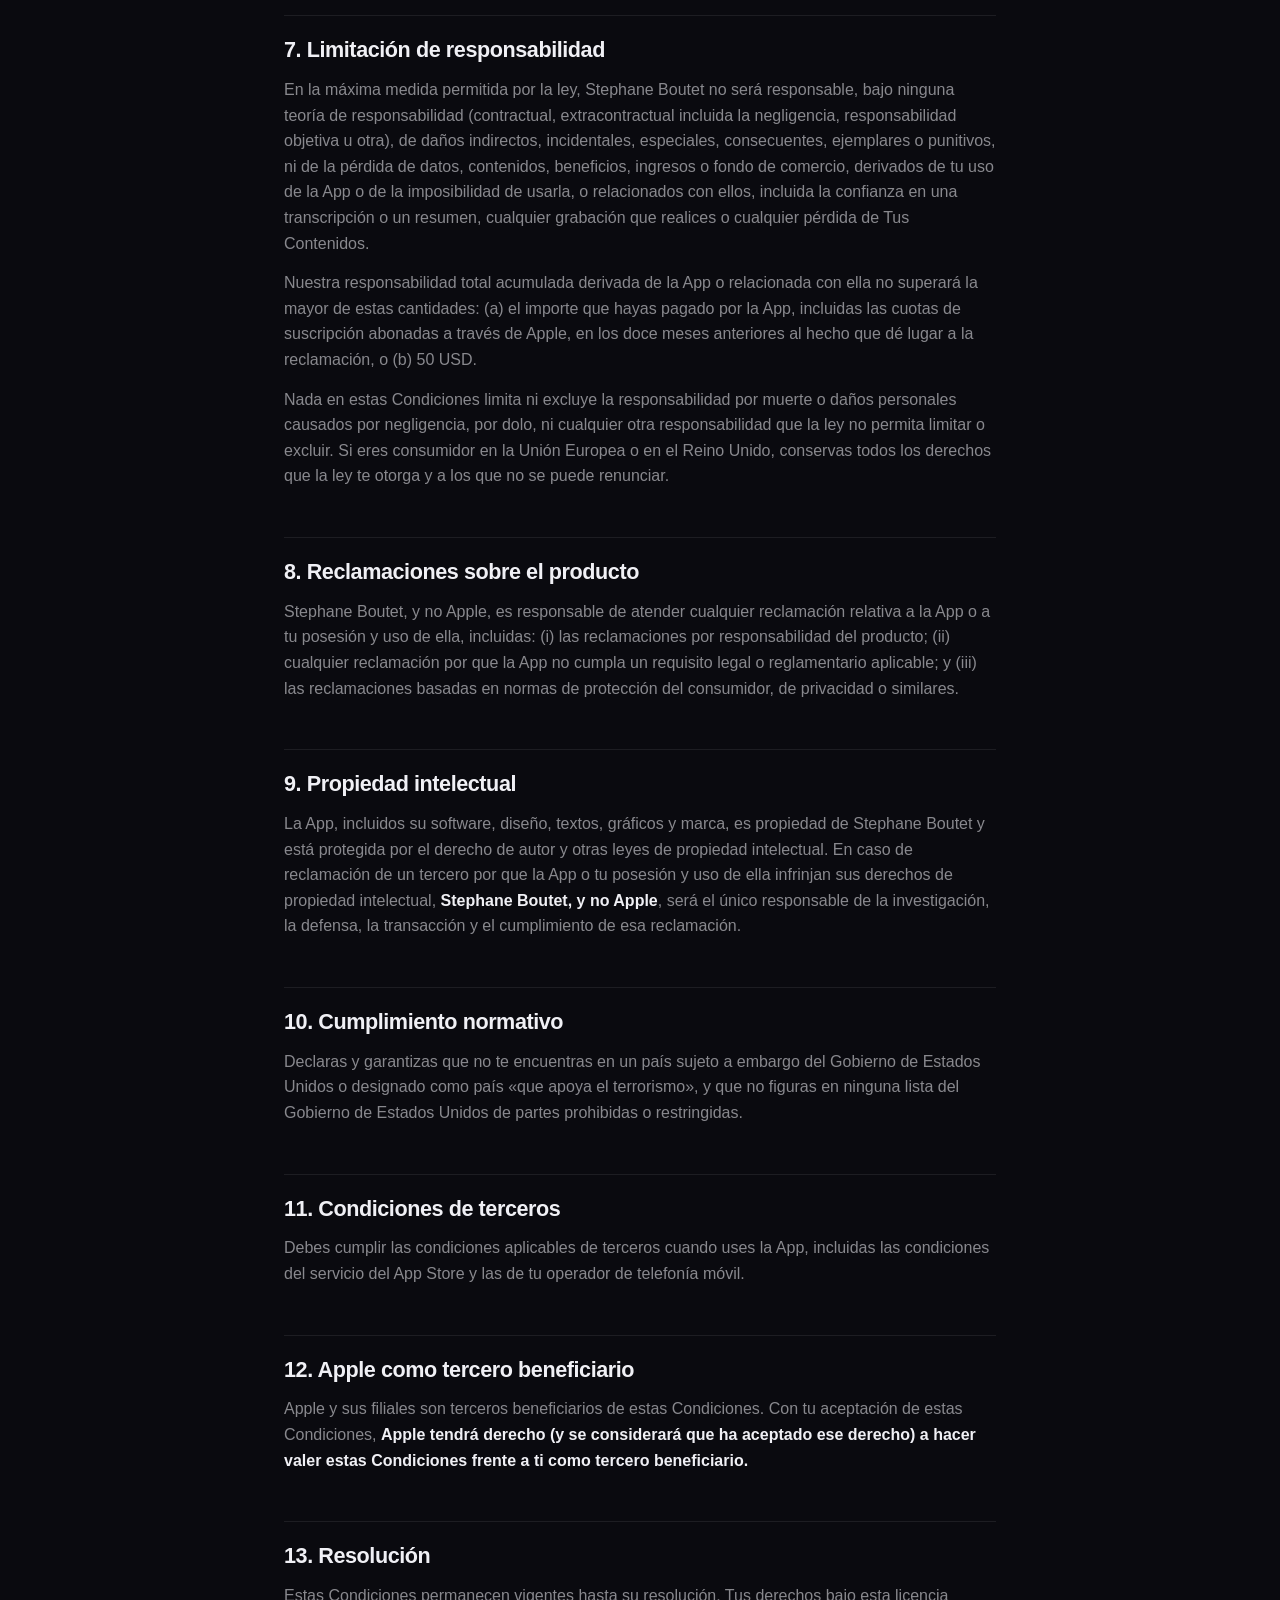
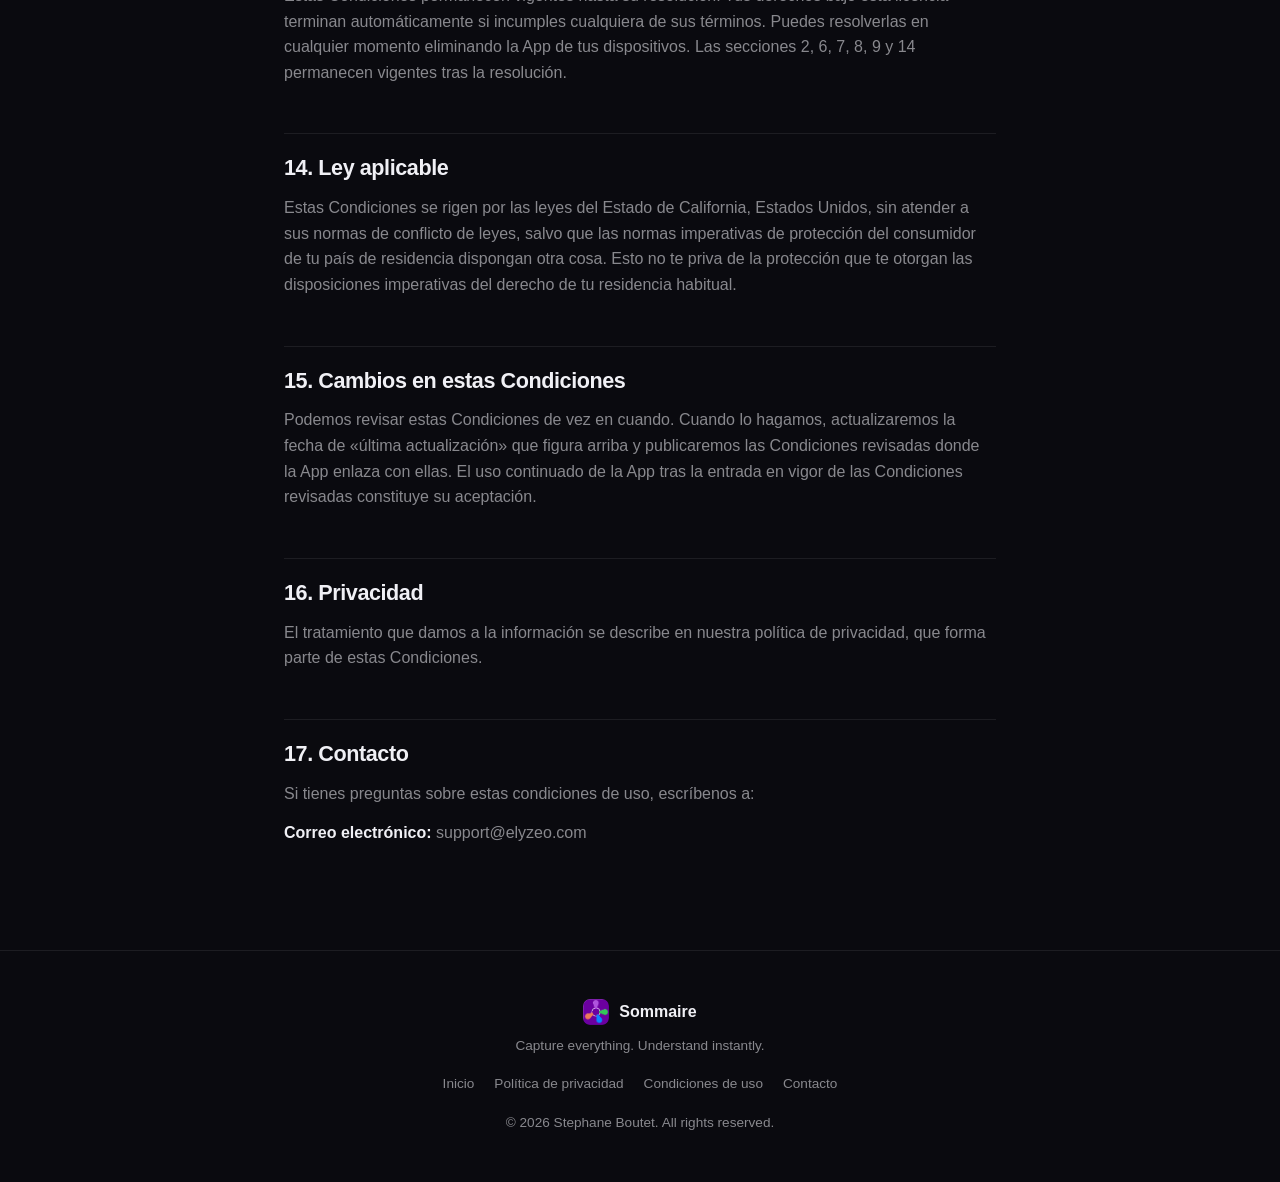
<file: terms-es.html>
<!DOCTYPE html>
<html lang="es">
<head>
  <meta charset="UTF-8" />
  <meta name="viewport" content="width=device-width, initial-scale=1.0" />
  <meta name="robots" content="index, follow" />
  <title>Condiciones de uso | Sommaire</title>
  <meta name="description" content="Condiciones de uso y contrato de licencia de usuario final de Sommaire." />
  <link rel="icon" type="image/png" href="assets/favicon.png" />
  <link rel="apple-touch-icon" href="assets/sommaire-icon-180.png" />
  <link rel="stylesheet" href="styles.css" />
</head>
<body>

<nav class="site-nav">
  <a class="nav-logo" href="index.html">
    <img src="assets/sommaire-icon.png" alt="" />
    Sommaire
  </a>
  <div class="nav-links">
    <a href="index.html">Inicio</a>
    <a href="privacy-es.html">Privacidad</a>
    <a href="terms-es.html">Condiciones</a>
  </div>
</nav>

<main class="legal">
  <div class="container-narrow">
    <h1>Condiciones de uso</h1>
    <span class="updated">Última actualización: 16 de septiembre de 2026</span>
    <p class="legal-governs">Traducción del original en inglés, que es el que prevalece.</p>
    <nav class="legal-languages" aria-label="Language">
      <a href="terms.html" lang="en">English</a>
      <a href="terms-fr.html" lang="fr">Français</a>
      <a href="terms-de.html" lang="de">Deutsch</a>
      <a href="terms-es.html" lang="es" aria-current="true">Español</a>
    </nav>
    <nav class="legal-toc" aria-label="En esta página">
      <div>En esta página</div>
      <ul>
        <li><a href="#section-1-licencia">1. Licencia</a></li>
        <li><a href="#section-2-tus-contenidos-y-tus-responsabilidades">2. Tus contenidos y tus responsabilidades</a></li>
        <li><a href="#section-3-funciones-de-inteligencia-artificial">3. Funciones de inteligencia artificial</a></li>
        <li><a href="#section-4-suscripciones-y-pago">4. Suscripciones y pago</a></li>
        <li><a href="#section-5-mantenimiento-y-soporte">5. Mantenimiento y soporte</a></li>
        <li><a href="#section-6-exclusion-de-garantias">6. Exclusión de garantías</a></li>
        <li><a href="#section-7-limitacion-de-responsabilidad">7. Limitación de responsabilidad</a></li>
        <li><a href="#section-8-reclamaciones-sobre-el-producto">8. Reclamaciones sobre el producto</a></li>
        <li><a href="#section-9-propiedad-intelectual">9. Propiedad intelectual</a></li>
        <li><a href="#section-10-cumplimiento-normativo">10. Cumplimiento normativo</a></li>
        <li><a href="#section-11-condiciones-de-terceros">11. Condiciones de terceros</a></li>
        <li><a href="#section-12-apple-como-tercero-beneficiario">12. Apple como tercero beneficiario</a></li>
        <li><a href="#section-13-resolucion">13. Resolución</a></li>
        <li><a href="#section-14-ley-aplicable">14. Ley aplicable</a></li>
        <li><a href="#section-15-cambios-en-estas-condiciones">15. Cambios en estas Condiciones</a></li>
        <li><a href="#section-16-privacidad">16. Privacidad</a></li>
        <li><a href="#section-17-contacto">17. Contacto</a></li>
      </ul>
    </nav>
<p>Estas condiciones de uso («Condiciones») constituyen un acuerdo vinculante entre tú y Stephane Boutet («nosotros», «nuestro») que rige tu uso de la aplicación móvil Sommaire («la App»). También sirven como contrato de licencia de usuario final (CLUF) de la App.</p>
<p><strong>Al descargar o usar la App, aceptas estas Condiciones.</strong> Si no las aceptas, no uses la App.</p>
<p>Este acuerdo se celebra únicamente entre tú y Elyzeo, <strong>no con Apple</strong>. Apple no es responsable de la App ni de su contenido.</p>
<p>Este documento es una traducción del original en inglés. En caso de discrepancia, prevalece la versión en inglés.</p>
<h2 id="section-1-licencia">1. Licencia</h2>
<p>Te concedemos una licencia limitada, no exclusiva, intransferible y revocable para usar la App en cualquier dispositivo de la marca Apple que poseas o controles, según lo permitido por las condiciones del servicio del App Store y las reglas de uso de Apple. Esta licencia es para tu uso personal o interno de empresa.</p>
<p>No puedes:</p>
<ul><li>Copiar, modificar o traducir la App, ni crear obras derivadas de ella;</li><li>Realizar ingeniería inversa, descompilar o desensamblar la App, salvo en la medida en que esta restricción esté prohibida por la ley aplicable;</li><li>Alquilar, arrendar, prestar, vender, sublicenciar o redistribuir la App;</li><li>Eliminar u ocultar los avisos de propiedad;</li><li>Usar la App de forma ilícita o infringiendo estas Condiciones.</li></ul>
<p>Nos reservamos todos los derechos que no se te concedan expresamente.</p>
<h2 id="section-2-tus-contenidos-y-tus-responsabilidades">2. Tus contenidos y tus responsabilidades</h2>
<p>Conservas la propiedad plena de todo lo que creas en la App: tus grabaciones, fotos, notas, transcripciones y resúmenes («Tus Contenidos»). Tus Contenidos se almacenan en tu dispositivo. No reclamamos ningún derecho sobre ellos y no accedemos a ellos, no los recopilamos ni los recibimos.</p>
<p>Eres el único responsable de Tus Contenidos y del uso que hagas de la App. En particular:</p>
<h3>Grabar a otras personas</h3>
<p><strong>Las leyes sobre grabaciones varían según la jurisdicción.</strong> Algunas exigen el consentimiento de todas las personas grabadas (por ejemplo, California, Florida y Washington, y muchos países fuera de Estados Unidos); otras exigen el consentimiento de una sola parte. Algunas exigen además que se informe a las personas de que están siendo grabadas o transcritas.</p>
<p>Eres el único responsable de conocer y cumplir las leyes que te resulten aplicables, de dar cualquier aviso exigido y de obtener cualquier consentimiento exigido antes de grabar o transcribir una conversación, reunión, clase, llamada u otro intercambio en el que participen otras personas. Al grabar, confirmas que lo has hecho. No debes usar la App para grabar a nadie de forma oculta ni de ninguna manera que la ley no permita.</p>
<p>La App procesa tus grabaciones únicamente en tu dispositivo y únicamente para ti. Nunca las recibimos, almacenamos, escuchamos ni usamos, tampoco para entrenar ningún modelo. No somos parte de lo que grabas ni somos responsables del uso que hagas de las funciones de grabación de la App.</p>
<h3>Confidencialidad y contenidos permitidos</h3>
<p>Te comprometes a no usar la App para grabar, fotografiar ni almacenar contenidos que no tengas derecho a captar o conservar, incluido material que infrinja derechos de propiedad intelectual, que contenga información privada de otras personas sin su permiso, que vulnere obligaciones de confidencialidad o que sea ilícito. Los eventos, los locales y las organizaciones pueden establecer sus propias reglas sobre grabaciones y fotos, y es tu responsabilidad cumplirlas.</p>
<h3>Usos no permitidos</h3>
<p>Te comprometes a no usar la App:</p>
<ul><li>Para grabar, fotografiar o vigilar a una persona de forma oculta, o de cualquier manera que la ley aplicable no permita;</li><li>Para acosar, hostigar, intimidar, amenazar o vigilar a una persona;</li><li>Para grabar o fotografiar a un menor de una manera que la ley o el padre, la madre o el tutor de ese menor no permitan;</li><li>Para captar o conservar contenidos que no tengas derecho a captar o conservar, incluido material protegido por derechos de propiedad intelectual u obligaciones de confidencialidad, así como información privada de otras personas;</li><li>Infringiendo cualquier ley o norma aplicable, incluidas las leyes sobre grabaciones, privacidad, protección de datos y exportación de software o datos.</li></ul>
<h3>Copias de seguridad</h3>
<p>Tus Contenidos se almacenan solo en tu dispositivo. <strong>No conservamos ninguna copia y no podemos recuperar nada por ti.</strong> Eres responsable de mantener tus propias copias de seguridad, ya sea mediante las funciones de exportación de la App o mediante las herramientas de copia de seguridad de tu dispositivo. No somos responsables de la pérdida de Tus Contenidos, incluida la causada por un fallo del dispositivo, por su pérdida o robo, por la eliminación de la App o por un error de software.</p>
<h3>Reclamaciones de terceros</h3>
<p>En la medida en que lo permita la ley, aceptas indemnizar y mantener indemne a Stephane Boutet frente a cualquier reclamación, pérdida, responsabilidad o gasto (incluidos honorarios legales razonables) presentados por un tercero y derivados de Tus Contenidos, incluida cualquier grabación que hayas realizado, de tu incumplimiento de cualquier ley, incluidas las leyes sobre grabaciones, privacidad y consentimiento, o de tu incumplimiento de estas Condiciones.</p>
<h2 id="section-3-funciones-de-inteligencia-artificial">3. Funciones de inteligencia artificial</h2>
<p>La App utiliza Apple Intelligence y el reconocimiento de voz de Apple, que se ejecutan en tu dispositivo, para producir transcripciones y resúmenes.</p>
<p><strong>Estas funciones son automáticas e imperfectas.</strong> Las transcripciones pueden reconocer mal algunas palabras, y los resúmenes pueden ser incompletos, inexactos u omitir o tergiversar detalles importantes. La calidad del resultado depende de la calidad del audio, los acentos, el ruido de fondo, el idioma y la materia tratada. Cada sesión se transcribe en el único idioma que se le haya asignado, por lo que el habla en cualquier otro idioma se transcribirá de forma inexacta o no se transcribirá.</p>
<p>No debes considerar las transcripciones ni los resúmenes como un registro exacto o completo sin revisarlos tú mismo frente a la grabación original. <strong>No te bases en ellos para fines médicos, jurídicos, financieros, críticos para la seguridad o de consecuencias similares.</strong></p>
<p>La disponibilidad de estas funciones depende de que tu dispositivo sea compatible con Apple Intelligence y de los requisitos y filtros de contenido de Apple, que están fuera de nuestro control. Los filtros de seguridad de Apple pueden negarse a resumir determinados contenidos.</p>
<h2 id="section-4-suscripciones-y-pago">4. Suscripciones y pago</h2>
<p>La App ofrece un periodo de prueba gratuito y una suscripción opcional de renovación automática («Sommaire Pro») que desbloquea funciones adicionales.</p>
<ul><li><strong>El pago</strong> se carga a tu cuenta de Apple al confirmar la compra.</li><li><strong>Renovación automática:</strong> tu suscripción se renueva automáticamente salvo que se cancele al menos 24 horas antes del final del periodo en curso. Se cargará la renovación a tu cuenta de Apple dentro de las 24 horas previas al final del periodo en curso.</li><li><strong>Gestión de tu suscripción:</strong> puedes gestionar o cancelar tu suscripción en los ajustes de tu cuenta de Apple después de la compra.</li><li><strong>El precio y las condiciones</strong> de cada opción se muestran en la App antes de comprar.</li><li><strong>Los reembolsos</strong> los gestiona Apple conforme a las condiciones del servicio del App Store. No podemos emitir reembolsos directamente.</li></ul>
<p>La parte no utilizada de un periodo de prueba gratuito se pierde al comprar una suscripción, cuando proceda.</p>
<p>Podemos cambiar los precios o las funciones de las suscripciones. Cuando un cambio afecte a una suscripción vigente, te lo comunicaremos según exijan las reglas del App Store y la ley aplicable.</p>
<h2 id="section-5-mantenimiento-y-soporte">5. Mantenimiento y soporte</h2>
<p>Stephane Boutet es el único responsable de prestar el mantenimiento y el soporte de la App. <strong>Apple no tiene obligación alguna de prestar servicios de mantenimiento o soporte.</strong></p>
<p>Para obtener soporte, escribe a <strong>support@elyzeo.com</strong>.</p>
<h2 id="section-6-exclusion-de-garantias">6. Exclusión de garantías</h2>
<p><strong>La App se proporciona «tal cual» y «según disponibilidad», sin garantía de ningún tipo.</strong> En la máxima medida permitida por la ley, rechazamos toda garantía, expresa o implícita, incluidas las de comerciabilidad, idoneidad para un fin determinado, exactitud y no infracción. No garantizamos que la App funcione de forma ininterrumpida ni libre de errores, ni que las transcripciones o los resúmenes sean exactos.</p>
<p>En caso de que la App no se ajuste a alguna garantía aplicable, puedes notificarlo a Apple, y Apple te reembolsará el precio de compra de la App, si procede. <strong>En la máxima medida permitida por la ley, Apple no tiene ninguna otra obligación de garantía respecto a la App.</strong></p>
<p>Algunas jurisdicciones no permiten la exclusión de garantías implícitas, por lo que parte de lo anterior puede no aplicarse en tu caso.</p>
<h2 id="section-7-limitacion-de-responsabilidad">7. Limitación de responsabilidad</h2>
<p>En la máxima medida permitida por la ley, Stephane Boutet no será responsable, bajo ninguna teoría de responsabilidad (contractual, extracontractual incluida la negligencia, responsabilidad objetiva u otra), de daños indirectos, incidentales, especiales, consecuentes, ejemplares o punitivos, ni de la pérdida de datos, contenidos, beneficios, ingresos o fondo de comercio, derivados de tu uso de la App o de la imposibilidad de usarla, o relacionados con ellos, incluida la confianza en una transcripción o un resumen, cualquier grabación que realices o cualquier pérdida de Tus Contenidos.</p>
<p>Nuestra responsabilidad total acumulada derivada de la App o relacionada con ella no superará la mayor de estas cantidades: (a) el importe que hayas pagado por la App, incluidas las cuotas de suscripción abonadas a través de Apple, en los doce meses anteriores al hecho que dé lugar a la reclamación, o (b) 50 USD.</p>
<p>Nada en estas Condiciones limita ni excluye la responsabilidad por muerte o daños personales causados por negligencia, por dolo, ni cualquier otra responsabilidad que la ley no permita limitar o excluir. Si eres consumidor en la Unión Europea o en el Reino Unido, conservas todos los derechos que la ley te otorga y a los que no se puede renunciar.</p>
<h2 id="section-8-reclamaciones-sobre-el-producto">8. Reclamaciones sobre el producto</h2>
<p>Stephane Boutet, y no Apple, es responsable de atender cualquier reclamación relativa a la App o a tu posesión y uso de ella, incluidas: (i) las reclamaciones por responsabilidad del producto; (ii) cualquier reclamación por que la App no cumpla un requisito legal o reglamentario aplicable; y (iii) las reclamaciones basadas en normas de protección del consumidor, de privacidad o similares.</p>
<h2 id="section-9-propiedad-intelectual">9. Propiedad intelectual</h2>
<p>La App, incluidos su software, diseño, textos, gráficos y marca, es propiedad de Stephane Boutet y está protegida por el derecho de autor y otras leyes de propiedad intelectual. En caso de reclamación de un tercero por que la App o tu posesión y uso de ella infrinjan sus derechos de propiedad intelectual, <strong>Stephane Boutet, y no Apple</strong>, será el único responsable de la investigación, la defensa, la transacción y el cumplimiento de esa reclamación.</p>
<h2 id="section-10-cumplimiento-normativo">10. Cumplimiento normativo</h2>
<p>Declaras y garantizas que no te encuentras en un país sujeto a embargo del Gobierno de Estados Unidos o designado como país «que apoya el terrorismo», y que no figuras en ninguna lista del Gobierno de Estados Unidos de partes prohibidas o restringidas.</p>
<h2 id="section-11-condiciones-de-terceros">11. Condiciones de terceros</h2>
<p>Debes cumplir las condiciones aplicables de terceros cuando uses la App, incluidas las condiciones del servicio del App Store y las de tu operador de telefonía móvil.</p>
<h2 id="section-12-apple-como-tercero-beneficiario">12. Apple como tercero beneficiario</h2>
<p>Apple y sus filiales son terceros beneficiarios de estas Condiciones. Con tu aceptación de estas Condiciones, <strong>Apple tendrá derecho (y se considerará que ha aceptado ese derecho) a hacer valer estas Condiciones frente a ti como tercero beneficiario.</strong></p>
<h2 id="section-13-resolucion">13. Resolución</h2>
<p>Estas Condiciones permanecen vigentes hasta su resolución. Tus derechos bajo esta licencia terminan automáticamente si incumples cualquiera de sus términos. Puedes resolverlas en cualquier momento eliminando la App de tus dispositivos. Las secciones 2, 6, 7, 8, 9 y 14 permanecen vigentes tras la resolución.</p>
<h2 id="section-14-ley-aplicable">14. Ley aplicable</h2>
<p>Estas Condiciones se rigen por las leyes del Estado de California, Estados Unidos, sin atender a sus normas de conflicto de leyes, salvo que las normas imperativas de protección del consumidor de tu país de residencia dispongan otra cosa. Esto no te priva de la protección que te otorgan las disposiciones imperativas del derecho de tu residencia habitual.</p>
<h2 id="section-15-cambios-en-estas-condiciones">15. Cambios en estas Condiciones</h2>
<p>Podemos revisar estas Condiciones de vez en cuando. Cuando lo hagamos, actualizaremos la fecha de «última actualización» que figura arriba y publicaremos las Condiciones revisadas donde la App enlaza con ellas. El uso continuado de la App tras la entrada en vigor de las Condiciones revisadas constituye su aceptación.</p>
<h2 id="section-16-privacidad">16. Privacidad</h2>
<p>El tratamiento que damos a la información se describe en nuestra política de privacidad, que forma parte de estas Condiciones.</p>
<h2 id="section-17-contacto">17. Contacto</h2>
<p>Si tienes preguntas sobre estas condiciones de uso, escríbenos a:</p>
<p><strong>Correo electrónico:</strong> support@elyzeo.com</p>
  </div>
</main>

<footer>
  <a class="footer-logo" href="index.html">
    <img src="assets/sommaire-icon.png" alt="" />
    Sommaire
  </a>
  <p>Capture everything. Understand instantly.</p>
  <div class="footer-links">
    <a href="index.html">Inicio</a>
    <a href="privacy-es.html">Política de privacidad</a>
    <a href="terms-es.html">Condiciones de uso</a>
    <a href="mailto:support@elyzeo.com">Contacto</a>
  </div>
  <p style="margin-top:18px;">© 2026 Stephane Boutet. All rights reserved.</p>
</footer>

</body>
</html>
</file>
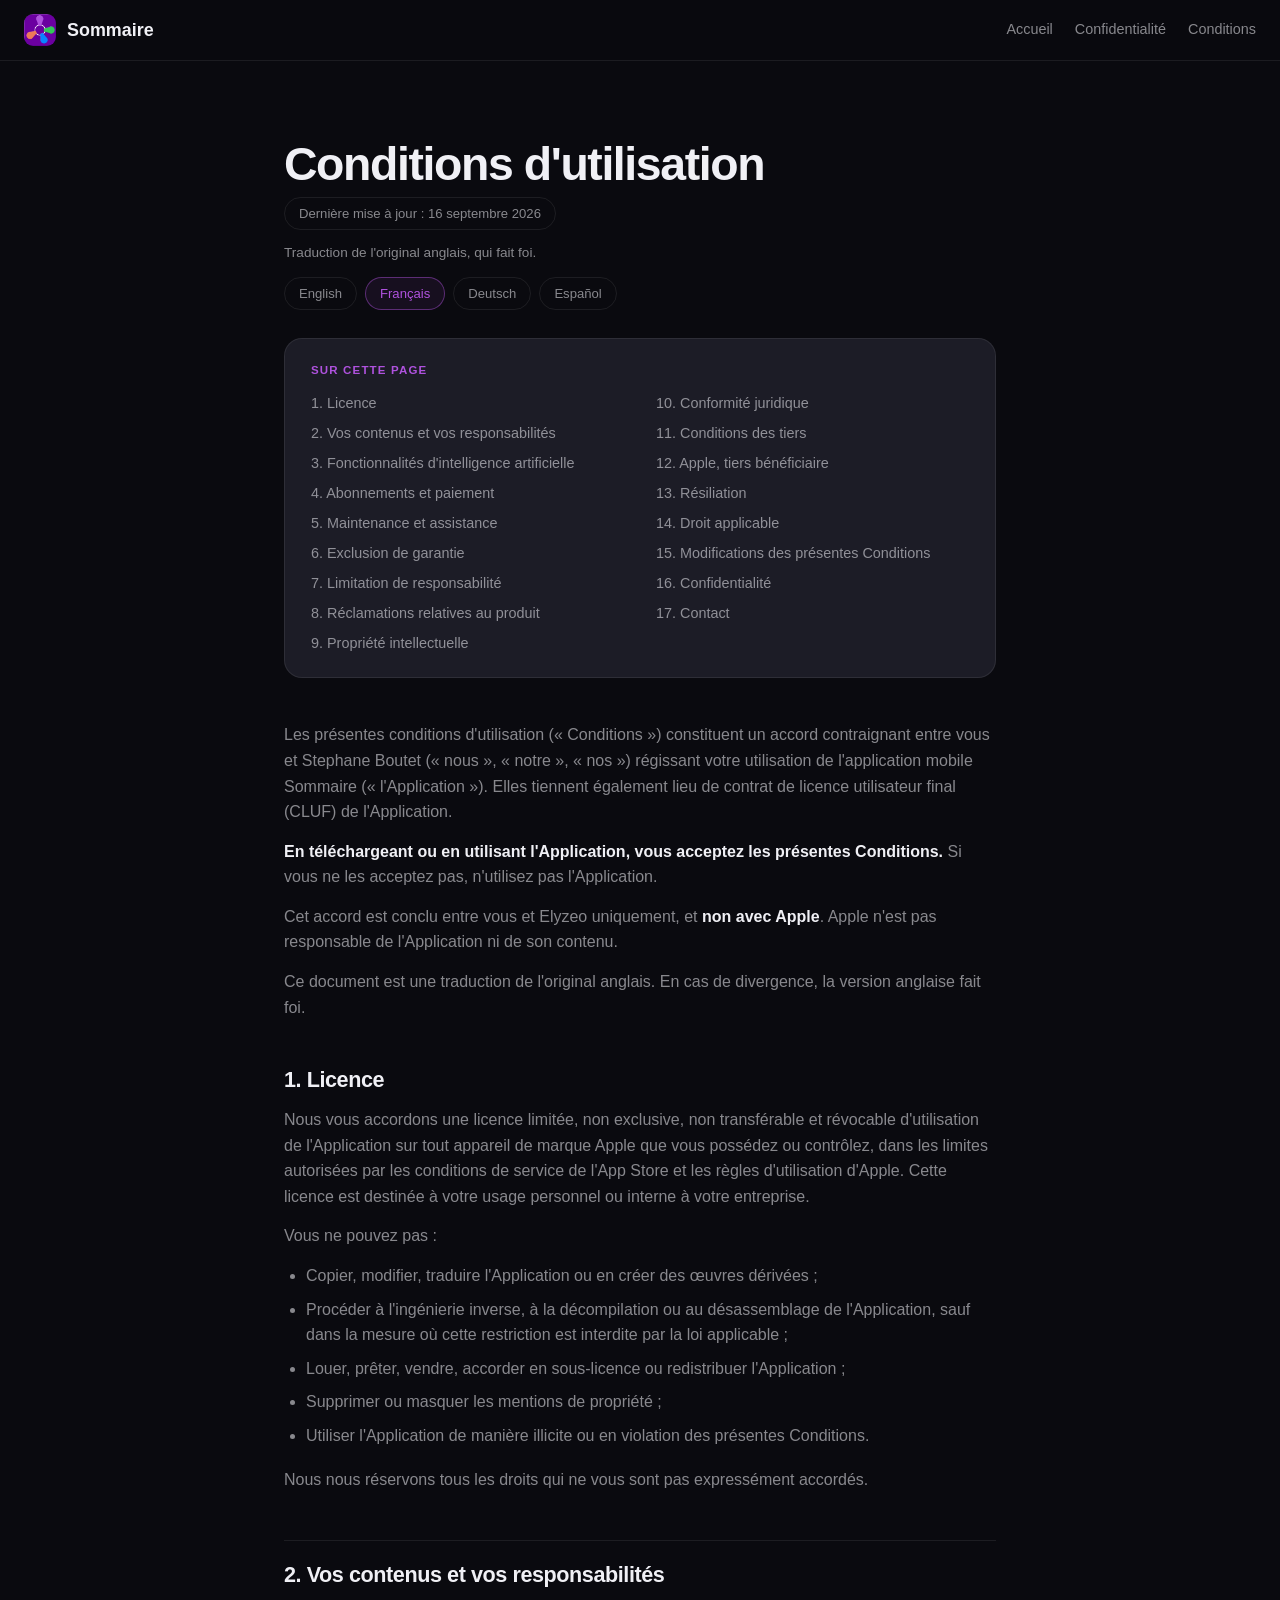
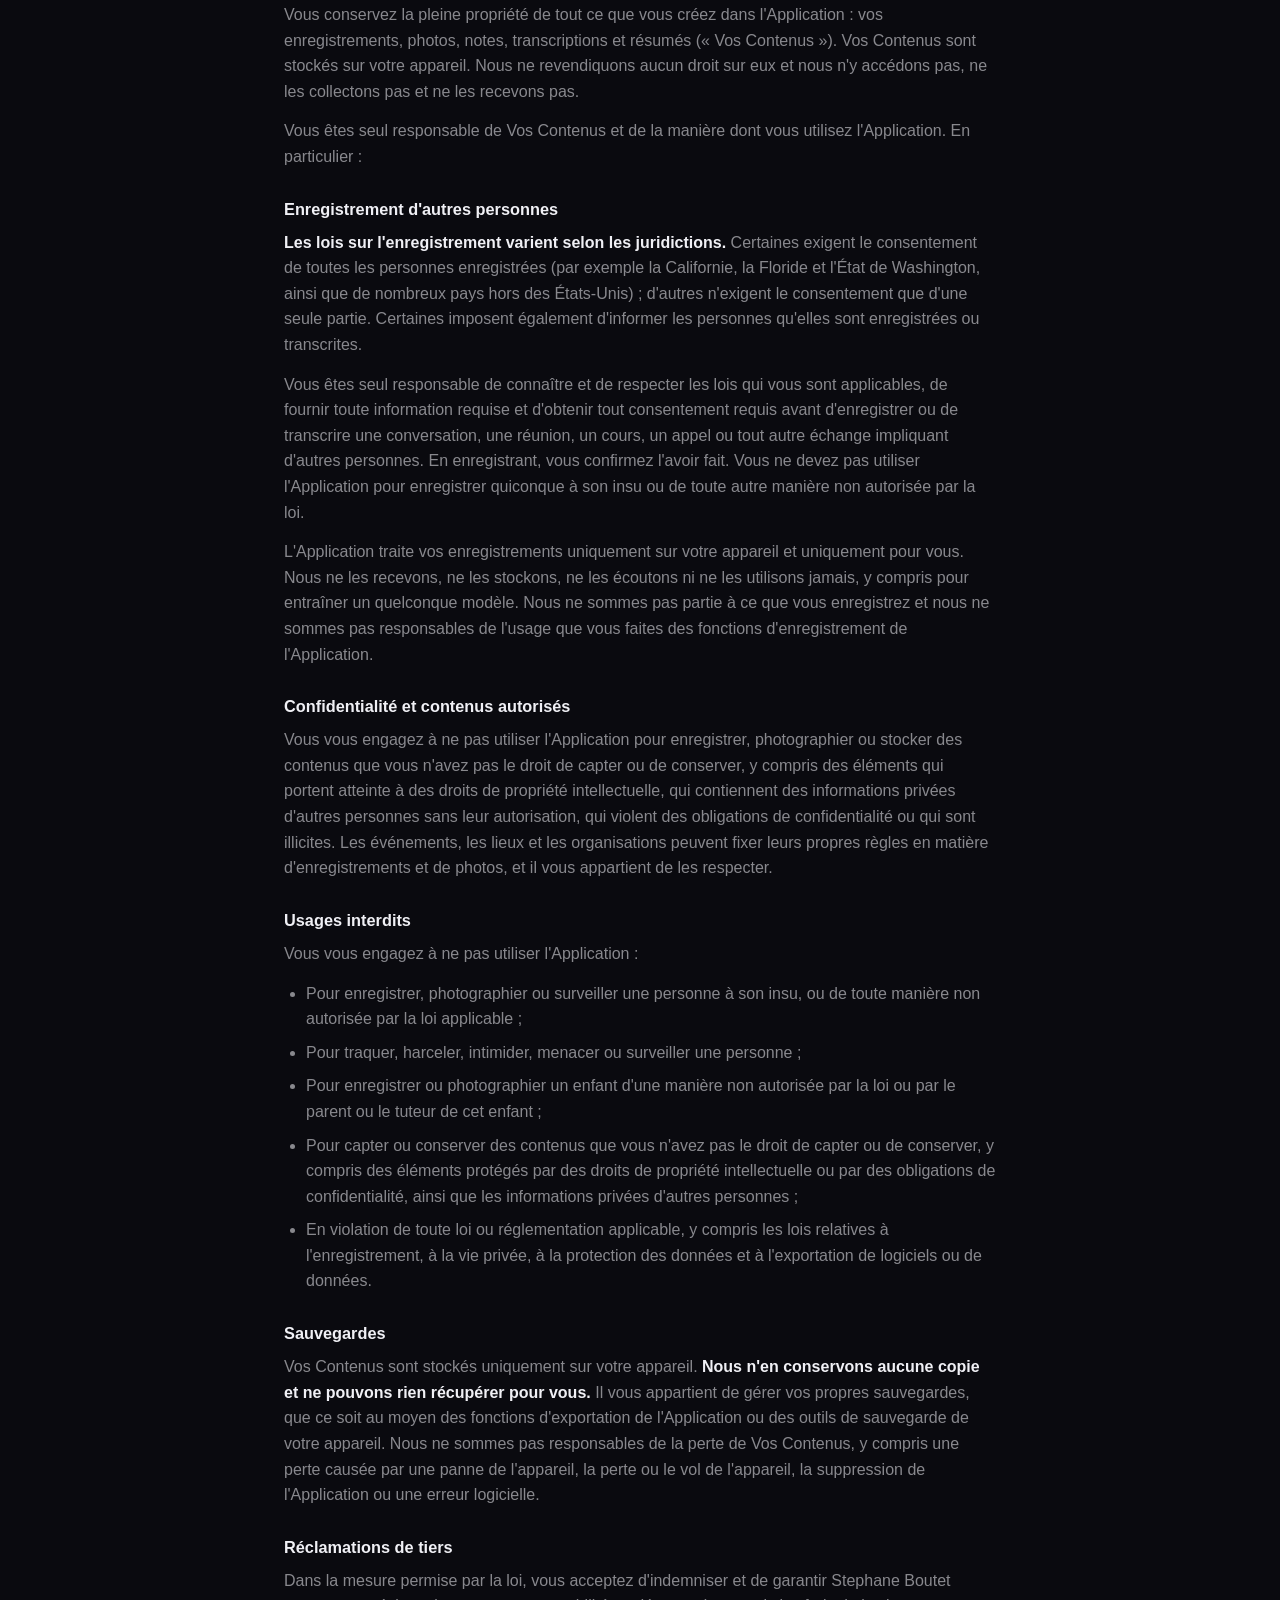
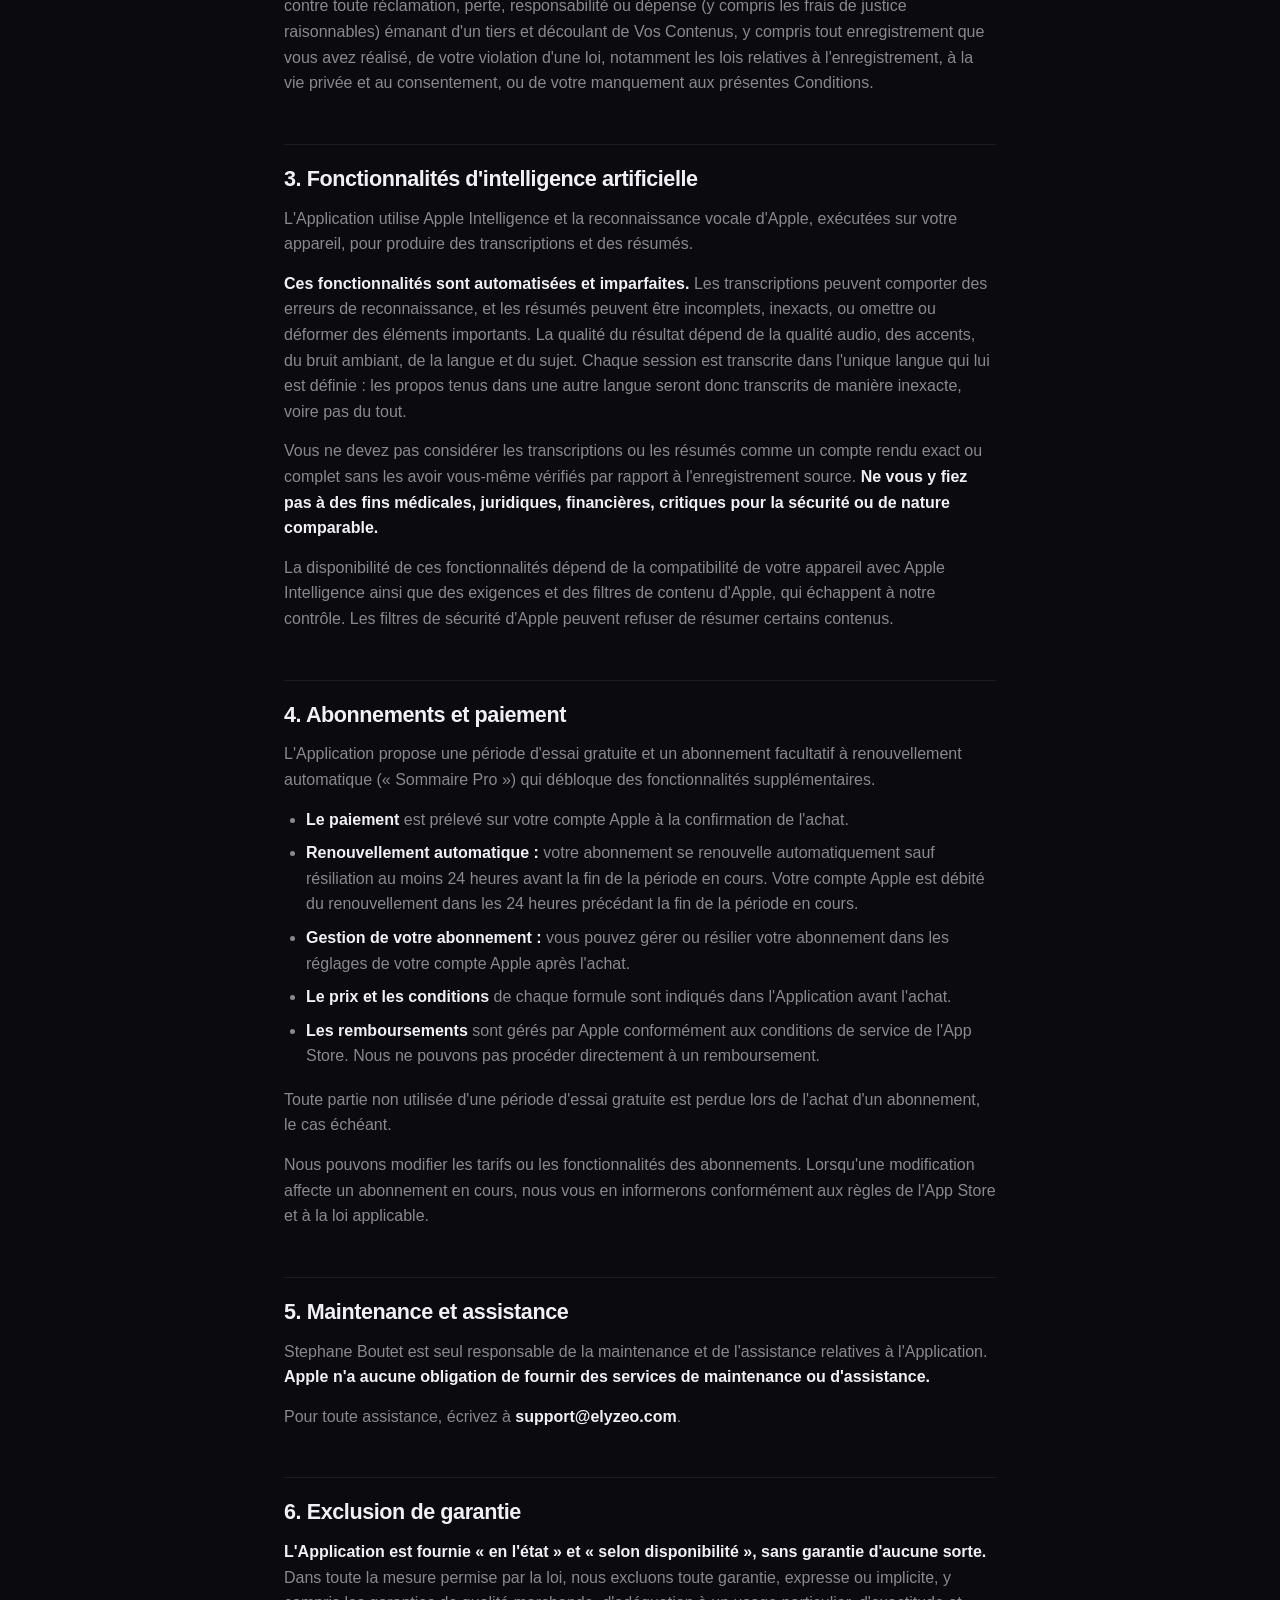
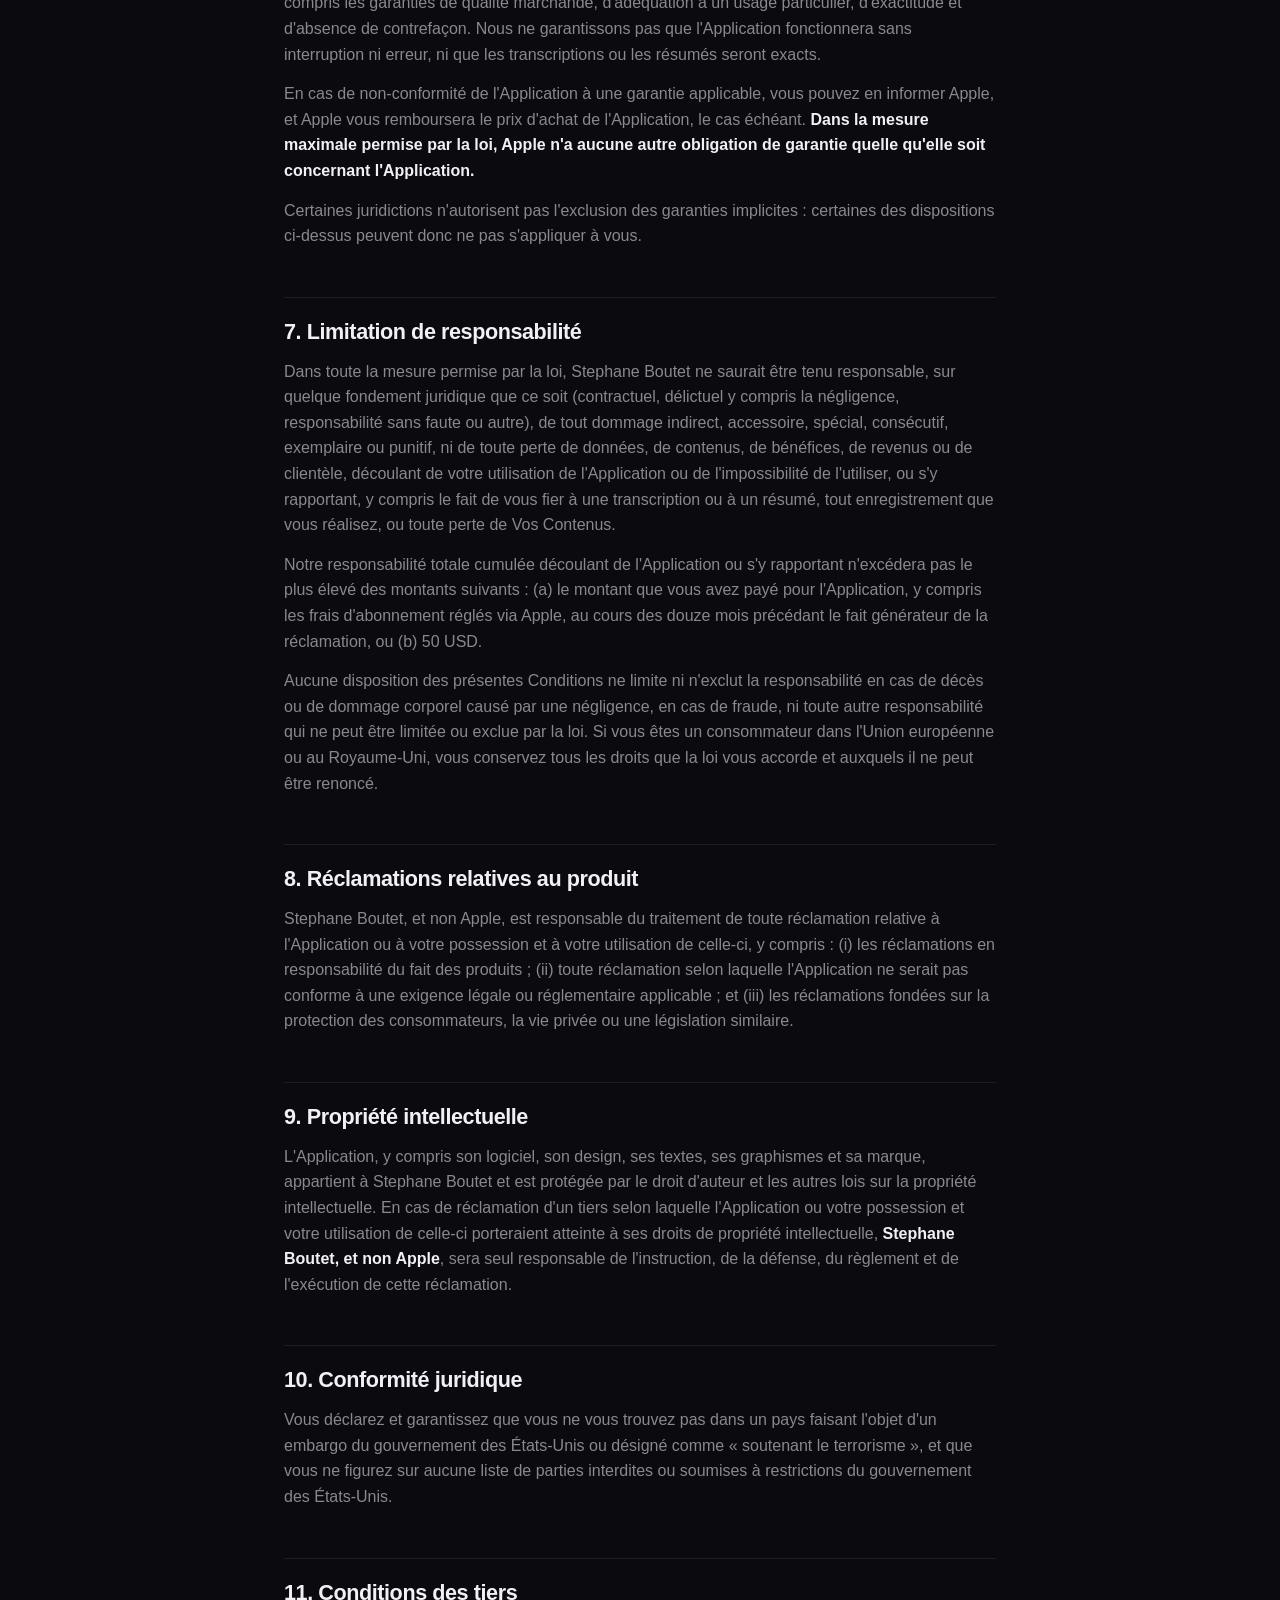
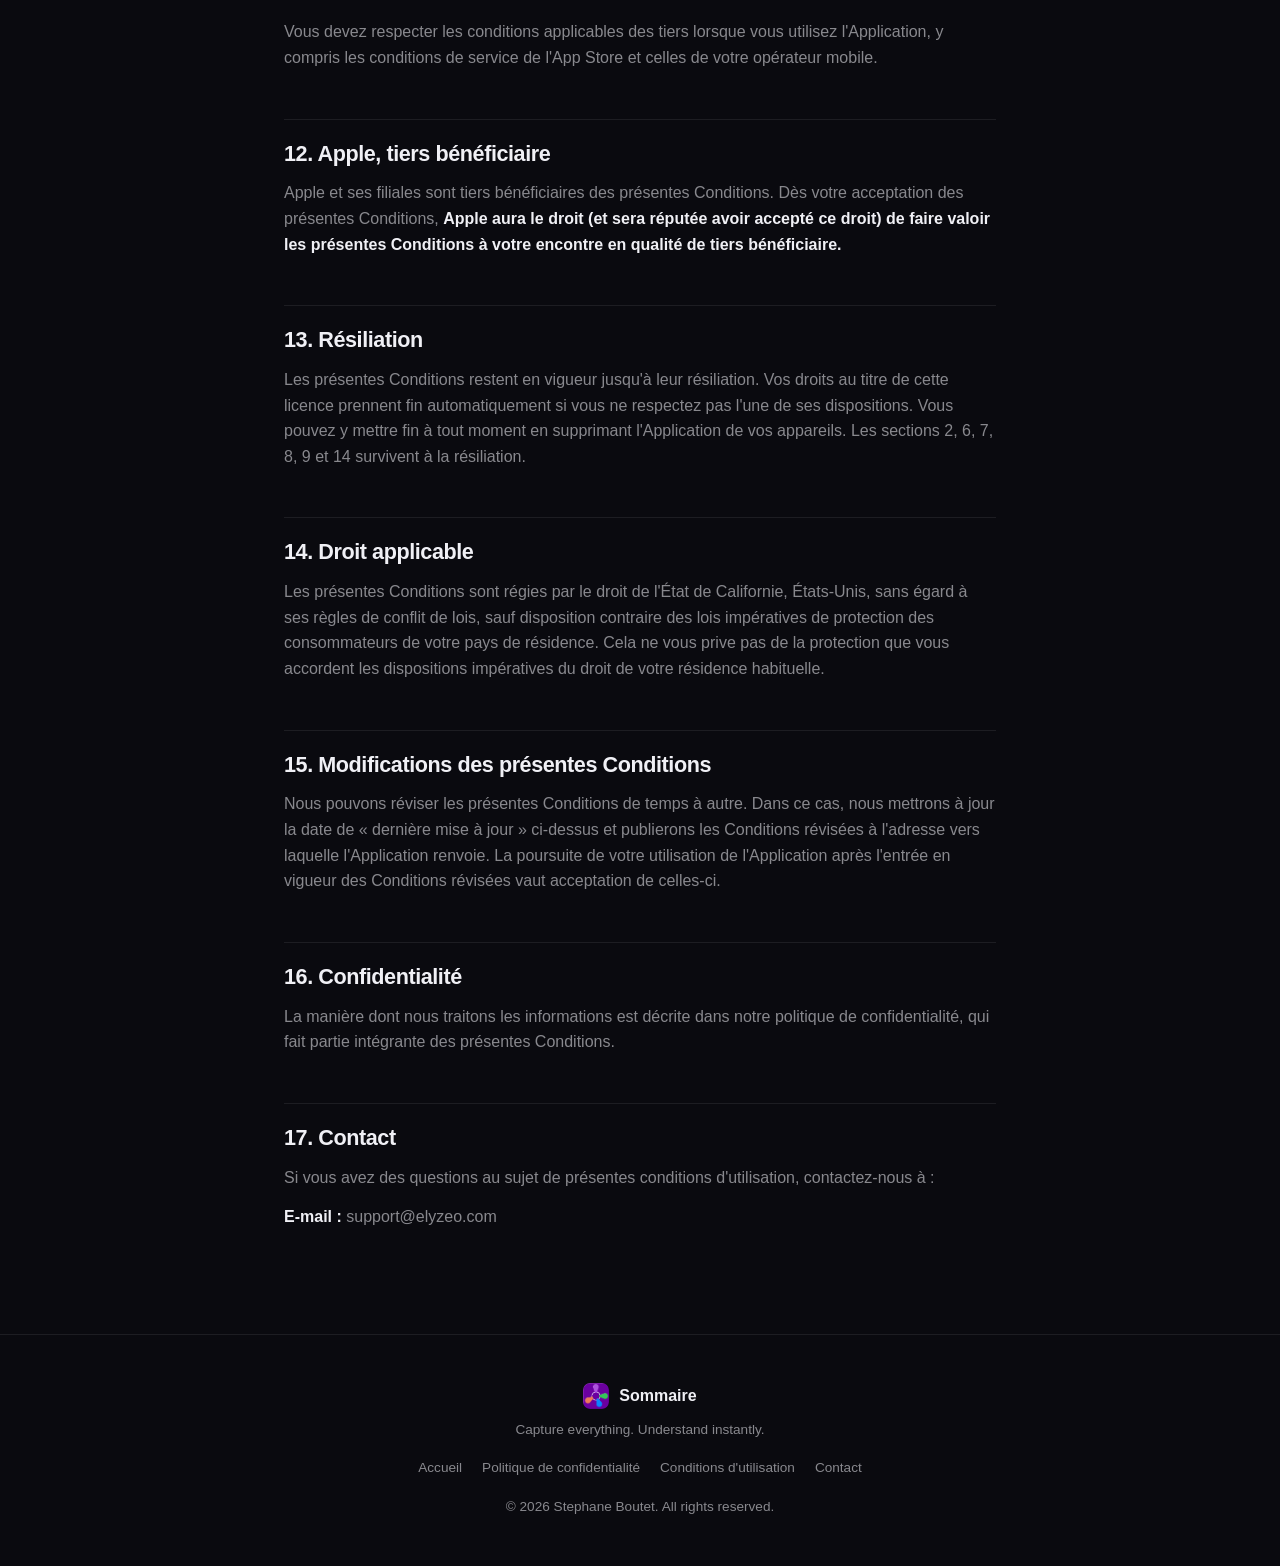
<file: terms-fr.html>
<!DOCTYPE html>
<html lang="fr">
<head>
  <meta charset="UTF-8" />
  <meta name="viewport" content="width=device-width, initial-scale=1.0" />
  <meta name="robots" content="index, follow" />
  <title>Conditions d&#x27;utilisation | Sommaire</title>
  <meta name="description" content="Conditions d&#x27;utilisation et contrat de licence utilisateur final de Sommaire." />
  <link rel="icon" type="image/png" href="assets/favicon.png" />
  <link rel="apple-touch-icon" href="assets/sommaire-icon-180.png" />
  <link rel="stylesheet" href="styles.css" />
</head>
<body>

<nav class="site-nav">
  <a class="nav-logo" href="index.html">
    <img src="assets/sommaire-icon.png" alt="" />
    Sommaire
  </a>
  <div class="nav-links">
    <a href="index.html">Accueil</a>
    <a href="privacy-fr.html">Confidentialité</a>
    <a href="terms-fr.html">Conditions</a>
  </div>
</nav>

<main class="legal">
  <div class="container-narrow">
    <h1>Conditions d&#x27;utilisation</h1>
    <span class="updated">Dernière mise à jour : 16 septembre 2026</span>
    <p class="legal-governs">Traduction de l&#x27;original anglais, qui fait foi.</p>
    <nav class="legal-languages" aria-label="Language">
      <a href="terms.html" lang="en">English</a>
      <a href="terms-fr.html" lang="fr" aria-current="true">Français</a>
      <a href="terms-de.html" lang="de">Deutsch</a>
      <a href="terms-es.html" lang="es">Español</a>
    </nav>
    <nav class="legal-toc" aria-label="Sur cette page">
      <div>Sur cette page</div>
      <ul>
        <li><a href="#section-1-licence">1. Licence</a></li>
        <li><a href="#section-2-vos-contenus-et-vos-responsabilites">2. Vos contenus et vos responsabilités</a></li>
        <li><a href="#section-3-fonctionnalites-dintelligence-artificielle">3. Fonctionnalités d&#x27;intelligence artificielle</a></li>
        <li><a href="#section-4-abonnements-et-paiement">4. Abonnements et paiement</a></li>
        <li><a href="#section-5-maintenance-et-assistance">5. Maintenance et assistance</a></li>
        <li><a href="#section-6-exclusion-de-garantie">6. Exclusion de garantie</a></li>
        <li><a href="#section-7-limitation-de-responsabilite">7. Limitation de responsabilité</a></li>
        <li><a href="#section-8-reclamations-relatives-au-produit">8. Réclamations relatives au produit</a></li>
        <li><a href="#section-9-propriete-intellectuelle">9. Propriété intellectuelle</a></li>
        <li><a href="#section-10-conformite-juridique">10. Conformité juridique</a></li>
        <li><a href="#section-11-conditions-des-tiers">11. Conditions des tiers</a></li>
        <li><a href="#section-12-apple-tiers-beneficiaire">12. Apple, tiers bénéficiaire</a></li>
        <li><a href="#section-13-resiliation">13. Résiliation</a></li>
        <li><a href="#section-14-droit-applicable">14. Droit applicable</a></li>
        <li><a href="#section-15-modifications-des-presentes-conditions">15. Modifications des présentes Conditions</a></li>
        <li><a href="#section-16-confidentialite">16. Confidentialité</a></li>
        <li><a href="#section-17-contact">17. Contact</a></li>
      </ul>
    </nav>
<p>Les présentes conditions d&#x27;utilisation (« Conditions ») constituent un accord contraignant entre vous et Stephane Boutet (« nous », « notre », « nos ») régissant votre utilisation de l&#x27;application mobile Sommaire (« l&#x27;Application »). Elles tiennent également lieu de contrat de licence utilisateur final (CLUF) de l&#x27;Application.</p>
<p><strong>En téléchargeant ou en utilisant l&#x27;Application, vous acceptez les présentes Conditions.</strong> Si vous ne les acceptez pas, n&#x27;utilisez pas l&#x27;Application.</p>
<p>Cet accord est conclu entre vous et Elyzeo uniquement, et <strong>non avec Apple</strong>. Apple n&#x27;est pas responsable de l&#x27;Application ni de son contenu.</p>
<p>Ce document est une traduction de l&#x27;original anglais. En cas de divergence, la version anglaise fait foi.</p>
<h2 id="section-1-licence">1. Licence</h2>
<p>Nous vous accordons une licence limitée, non exclusive, non transférable et révocable d&#x27;utilisation de l&#x27;Application sur tout appareil de marque Apple que vous possédez ou contrôlez, dans les limites autorisées par les conditions de service de l&#x27;App Store et les règles d&#x27;utilisation d&#x27;Apple. Cette licence est destinée à votre usage personnel ou interne à votre entreprise.</p>
<p>Vous ne pouvez pas :</p>
<ul><li>Copier, modifier, traduire l&#x27;Application ou en créer des œuvres dérivées ;</li><li>Procéder à l&#x27;ingénierie inverse, à la décompilation ou au désassemblage de l&#x27;Application, sauf dans la mesure où cette restriction est interdite par la loi applicable ;</li><li>Louer, prêter, vendre, accorder en sous-licence ou redistribuer l&#x27;Application ;</li><li>Supprimer ou masquer les mentions de propriété ;</li><li>Utiliser l&#x27;Application de manière illicite ou en violation des présentes Conditions.</li></ul>
<p>Nous nous réservons tous les droits qui ne vous sont pas expressément accordés.</p>
<h2 id="section-2-vos-contenus-et-vos-responsabilites">2. Vos contenus et vos responsabilités</h2>
<p>Vous conservez la pleine propriété de tout ce que vous créez dans l&#x27;Application : vos enregistrements, photos, notes, transcriptions et résumés (« Vos Contenus »). Vos Contenus sont stockés sur votre appareil. Nous ne revendiquons aucun droit sur eux et nous n&#x27;y accédons pas, ne les collectons pas et ne les recevons pas.</p>
<p>Vous êtes seul responsable de Vos Contenus et de la manière dont vous utilisez l&#x27;Application. En particulier :</p>
<h3>Enregistrement d&#x27;autres personnes</h3>
<p><strong>Les lois sur l&#x27;enregistrement varient selon les juridictions.</strong> Certaines exigent le consentement de toutes les personnes enregistrées (par exemple la Californie, la Floride et l&#x27;État de Washington, ainsi que de nombreux pays hors des États-Unis) ; d&#x27;autres n&#x27;exigent le consentement que d&#x27;une seule partie. Certaines imposent également d&#x27;informer les personnes qu&#x27;elles sont enregistrées ou transcrites.</p>
<p>Vous êtes seul responsable de connaître et de respecter les lois qui vous sont applicables, de fournir toute information requise et d&#x27;obtenir tout consentement requis avant d&#x27;enregistrer ou de transcrire une conversation, une réunion, un cours, un appel ou tout autre échange impliquant d&#x27;autres personnes. En enregistrant, vous confirmez l&#x27;avoir fait. Vous ne devez pas utiliser l&#x27;Application pour enregistrer quiconque à son insu ou de toute autre manière non autorisée par la loi.</p>
<p>L&#x27;Application traite vos enregistrements uniquement sur votre appareil et uniquement pour vous. Nous ne les recevons, ne les stockons, ne les écoutons ni ne les utilisons jamais, y compris pour entraîner un quelconque modèle. Nous ne sommes pas partie à ce que vous enregistrez et nous ne sommes pas responsables de l&#x27;usage que vous faites des fonctions d&#x27;enregistrement de l&#x27;Application.</p>
<h3>Confidentialité et contenus autorisés</h3>
<p>Vous vous engagez à ne pas utiliser l&#x27;Application pour enregistrer, photographier ou stocker des contenus que vous n&#x27;avez pas le droit de capter ou de conserver, y compris des éléments qui portent atteinte à des droits de propriété intellectuelle, qui contiennent des informations privées d&#x27;autres personnes sans leur autorisation, qui violent des obligations de confidentialité ou qui sont illicites. Les événements, les lieux et les organisations peuvent fixer leurs propres règles en matière d&#x27;enregistrements et de photos, et il vous appartient de les respecter.</p>
<h3>Usages interdits</h3>
<p>Vous vous engagez à ne pas utiliser l&#x27;Application :</p>
<ul><li>Pour enregistrer, photographier ou surveiller une personne à son insu, ou de toute manière non autorisée par la loi applicable ;</li><li>Pour traquer, harceler, intimider, menacer ou surveiller une personne ;</li><li>Pour enregistrer ou photographier un enfant d&#x27;une manière non autorisée par la loi ou par le parent ou le tuteur de cet enfant ;</li><li>Pour capter ou conserver des contenus que vous n&#x27;avez pas le droit de capter ou de conserver, y compris des éléments protégés par des droits de propriété intellectuelle ou par des obligations de confidentialité, ainsi que les informations privées d&#x27;autres personnes ;</li><li>En violation de toute loi ou réglementation applicable, y compris les lois relatives à l&#x27;enregistrement, à la vie privée, à la protection des données et à l&#x27;exportation de logiciels ou de données.</li></ul>
<h3>Sauvegardes</h3>
<p>Vos Contenus sont stockés uniquement sur votre appareil. <strong>Nous n&#x27;en conservons aucune copie et ne pouvons rien récupérer pour vous.</strong> Il vous appartient de gérer vos propres sauvegardes, que ce soit au moyen des fonctions d&#x27;exportation de l&#x27;Application ou des outils de sauvegarde de votre appareil. Nous ne sommes pas responsables de la perte de Vos Contenus, y compris une perte causée par une panne de l&#x27;appareil, la perte ou le vol de l&#x27;appareil, la suppression de l&#x27;Application ou une erreur logicielle.</p>
<h3>Réclamations de tiers</h3>
<p>Dans la mesure permise par la loi, vous acceptez d&#x27;indemniser et de garantir Stephane Boutet contre toute réclamation, perte, responsabilité ou dépense (y compris les frais de justice raisonnables) émanant d&#x27;un tiers et découlant de Vos Contenus, y compris tout enregistrement que vous avez réalisé, de votre violation d&#x27;une loi, notamment les lois relatives à l&#x27;enregistrement, à la vie privée et au consentement, ou de votre manquement aux présentes Conditions.</p>
<h2 id="section-3-fonctionnalites-dintelligence-artificielle">3. Fonctionnalités d&#x27;intelligence artificielle</h2>
<p>L&#x27;Application utilise Apple Intelligence et la reconnaissance vocale d&#x27;Apple, exécutées sur votre appareil, pour produire des transcriptions et des résumés.</p>
<p><strong>Ces fonctionnalités sont automatisées et imparfaites.</strong> Les transcriptions peuvent comporter des erreurs de reconnaissance, et les résumés peuvent être incomplets, inexacts, ou omettre ou déformer des éléments importants. La qualité du résultat dépend de la qualité audio, des accents, du bruit ambiant, de la langue et du sujet. Chaque session est transcrite dans l&#x27;unique langue qui lui est définie : les propos tenus dans une autre langue seront donc transcrits de manière inexacte, voire pas du tout.</p>
<p>Vous ne devez pas considérer les transcriptions ou les résumés comme un compte rendu exact ou complet sans les avoir vous-même vérifiés par rapport à l&#x27;enregistrement source. <strong>Ne vous y fiez pas à des fins médicales, juridiques, financières, critiques pour la sécurité ou de nature comparable.</strong></p>
<p>La disponibilité de ces fonctionnalités dépend de la compatibilité de votre appareil avec Apple Intelligence ainsi que des exigences et des filtres de contenu d&#x27;Apple, qui échappent à notre contrôle. Les filtres de sécurité d&#x27;Apple peuvent refuser de résumer certains contenus.</p>
<h2 id="section-4-abonnements-et-paiement">4. Abonnements et paiement</h2>
<p>L&#x27;Application propose une période d&#x27;essai gratuite et un abonnement facultatif à renouvellement automatique (« Sommaire Pro ») qui débloque des fonctionnalités supplémentaires.</p>
<ul><li><strong>Le paiement</strong> est prélevé sur votre compte Apple à la confirmation de l&#x27;achat.</li><li><strong>Renouvellement automatique :</strong> votre abonnement se renouvelle automatiquement sauf résiliation au moins 24 heures avant la fin de la période en cours. Votre compte Apple est débité du renouvellement dans les 24 heures précédant la fin de la période en cours.</li><li><strong>Gestion de votre abonnement :</strong> vous pouvez gérer ou résilier votre abonnement dans les réglages de votre compte Apple après l&#x27;achat.</li><li><strong>Le prix et les conditions</strong> de chaque formule sont indiqués dans l&#x27;Application avant l&#x27;achat.</li><li><strong>Les remboursements</strong> sont gérés par Apple conformément aux conditions de service de l&#x27;App Store. Nous ne pouvons pas procéder directement à un remboursement.</li></ul>
<p>Toute partie non utilisée d&#x27;une période d&#x27;essai gratuite est perdue lors de l&#x27;achat d&#x27;un abonnement, le cas échéant.</p>
<p>Nous pouvons modifier les tarifs ou les fonctionnalités des abonnements. Lorsqu&#x27;une modification affecte un abonnement en cours, nous vous en informerons conformément aux règles de l&#x27;App Store et à la loi applicable.</p>
<h2 id="section-5-maintenance-et-assistance">5. Maintenance et assistance</h2>
<p>Stephane Boutet est seul responsable de la maintenance et de l&#x27;assistance relatives à l&#x27;Application. <strong>Apple n&#x27;a aucune obligation de fournir des services de maintenance ou d&#x27;assistance.</strong></p>
<p>Pour toute assistance, écrivez à <strong>support@elyzeo.com</strong>.</p>
<h2 id="section-6-exclusion-de-garantie">6. Exclusion de garantie</h2>
<p><strong>L&#x27;Application est fournie « en l&#x27;état » et « selon disponibilité », sans garantie d&#x27;aucune sorte.</strong> Dans toute la mesure permise par la loi, nous excluons toute garantie, expresse ou implicite, y compris les garanties de qualité marchande, d&#x27;adéquation à un usage particulier, d&#x27;exactitude et d&#x27;absence de contrefaçon. Nous ne garantissons pas que l&#x27;Application fonctionnera sans interruption ni erreur, ni que les transcriptions ou les résumés seront exacts.</p>
<p>En cas de non-conformité de l&#x27;Application à une garantie applicable, vous pouvez en informer Apple, et Apple vous remboursera le prix d&#x27;achat de l&#x27;Application, le cas échéant. <strong>Dans la mesure maximale permise par la loi, Apple n&#x27;a aucune autre obligation de garantie quelle qu&#x27;elle soit concernant l&#x27;Application.</strong></p>
<p>Certaines juridictions n&#x27;autorisent pas l&#x27;exclusion des garanties implicites : certaines des dispositions ci-dessus peuvent donc ne pas s&#x27;appliquer à vous.</p>
<h2 id="section-7-limitation-de-responsabilite">7. Limitation de responsabilité</h2>
<p>Dans toute la mesure permise par la loi, Stephane Boutet ne saurait être tenu responsable, sur quelque fondement juridique que ce soit (contractuel, délictuel y compris la négligence, responsabilité sans faute ou autre), de tout dommage indirect, accessoire, spécial, consécutif, exemplaire ou punitif, ni de toute perte de données, de contenus, de bénéfices, de revenus ou de clientèle, découlant de votre utilisation de l&#x27;Application ou de l&#x27;impossibilité de l&#x27;utiliser, ou s&#x27;y rapportant, y compris le fait de vous fier à une transcription ou à un résumé, tout enregistrement que vous réalisez, ou toute perte de Vos Contenus.</p>
<p>Notre responsabilité totale cumulée découlant de l&#x27;Application ou s&#x27;y rapportant n&#x27;excédera pas le plus élevé des montants suivants : (a) le montant que vous avez payé pour l&#x27;Application, y compris les frais d&#x27;abonnement réglés via Apple, au cours des douze mois précédant le fait générateur de la réclamation, ou (b) 50 USD.</p>
<p>Aucune disposition des présentes Conditions ne limite ni n&#x27;exclut la responsabilité en cas de décès ou de dommage corporel causé par une négligence, en cas de fraude, ni toute autre responsabilité qui ne peut être limitée ou exclue par la loi. Si vous êtes un consommateur dans l&#x27;Union européenne ou au Royaume-Uni, vous conservez tous les droits que la loi vous accorde et auxquels il ne peut être renoncé.</p>
<h2 id="section-8-reclamations-relatives-au-produit">8. Réclamations relatives au produit</h2>
<p>Stephane Boutet, et non Apple, est responsable du traitement de toute réclamation relative à l&#x27;Application ou à votre possession et à votre utilisation de celle-ci, y compris : (i) les réclamations en responsabilité du fait des produits ; (ii) toute réclamation selon laquelle l&#x27;Application ne serait pas conforme à une exigence légale ou réglementaire applicable ; et (iii) les réclamations fondées sur la protection des consommateurs, la vie privée ou une législation similaire.</p>
<h2 id="section-9-propriete-intellectuelle">9. Propriété intellectuelle</h2>
<p>L&#x27;Application, y compris son logiciel, son design, ses textes, ses graphismes et sa marque, appartient à Stephane Boutet et est protégée par le droit d&#x27;auteur et les autres lois sur la propriété intellectuelle. En cas de réclamation d&#x27;un tiers selon laquelle l&#x27;Application ou votre possession et votre utilisation de celle-ci porteraient atteinte à ses droits de propriété intellectuelle, <strong>Stephane Boutet, et non Apple</strong>, sera seul responsable de l&#x27;instruction, de la défense, du règlement et de l&#x27;exécution de cette réclamation.</p>
<h2 id="section-10-conformite-juridique">10. Conformité juridique</h2>
<p>Vous déclarez et garantissez que vous ne vous trouvez pas dans un pays faisant l&#x27;objet d&#x27;un embargo du gouvernement des États-Unis ou désigné comme « soutenant le terrorisme », et que vous ne figurez sur aucune liste de parties interdites ou soumises à restrictions du gouvernement des États-Unis.</p>
<h2 id="section-11-conditions-des-tiers">11. Conditions des tiers</h2>
<p>Vous devez respecter les conditions applicables des tiers lorsque vous utilisez l&#x27;Application, y compris les conditions de service de l&#x27;App Store et celles de votre opérateur mobile.</p>
<h2 id="section-12-apple-tiers-beneficiaire">12. Apple, tiers bénéficiaire</h2>
<p>Apple et ses filiales sont tiers bénéficiaires des présentes Conditions. Dès votre acceptation des présentes Conditions, <strong>Apple aura le droit (et sera réputée avoir accepté ce droit) de faire valoir les présentes Conditions à votre encontre en qualité de tiers bénéficiaire.</strong></p>
<h2 id="section-13-resiliation">13. Résiliation</h2>
<p>Les présentes Conditions restent en vigueur jusqu&#x27;à leur résiliation. Vos droits au titre de cette licence prennent fin automatiquement si vous ne respectez pas l&#x27;une de ses dispositions. Vous pouvez y mettre fin à tout moment en supprimant l&#x27;Application de vos appareils. Les sections 2, 6, 7, 8, 9 et 14 survivent à la résiliation.</p>
<h2 id="section-14-droit-applicable">14. Droit applicable</h2>
<p>Les présentes Conditions sont régies par le droit de l&#x27;État de Californie, États-Unis, sans égard à ses règles de conflit de lois, sauf disposition contraire des lois impératives de protection des consommateurs de votre pays de résidence. Cela ne vous prive pas de la protection que vous accordent les dispositions impératives du droit de votre résidence habituelle.</p>
<h2 id="section-15-modifications-des-presentes-conditions">15. Modifications des présentes Conditions</h2>
<p>Nous pouvons réviser les présentes Conditions de temps à autre. Dans ce cas, nous mettrons à jour la date de « dernière mise à jour » ci-dessus et publierons les Conditions révisées à l&#x27;adresse vers laquelle l&#x27;Application renvoie. La poursuite de votre utilisation de l&#x27;Application après l&#x27;entrée en vigueur des Conditions révisées vaut acceptation de celles-ci.</p>
<h2 id="section-16-confidentialite">16. Confidentialité</h2>
<p>La manière dont nous traitons les informations est décrite dans notre politique de confidentialité, qui fait partie intégrante des présentes Conditions.</p>
<h2 id="section-17-contact">17. Contact</h2>
<p>Si vous avez des questions au sujet de présentes conditions d&#x27;utilisation, contactez-nous à :</p>
<p><strong>E-mail :</strong> support@elyzeo.com</p>
  </div>
</main>

<footer>
  <a class="footer-logo" href="index.html">
    <img src="assets/sommaire-icon.png" alt="" />
    Sommaire
  </a>
  <p>Capture everything. Understand instantly.</p>
  <div class="footer-links">
    <a href="index.html">Accueil</a>
    <a href="privacy-fr.html">Politique de confidentialité</a>
    <a href="terms-fr.html">Conditions d&#x27;utilisation</a>
    <a href="mailto:support@elyzeo.com">Contact</a>
  </div>
  <p style="margin-top:18px;">© 2026 Stephane Boutet. All rights reserved.</p>
</footer>

</body>
</html>
</file>
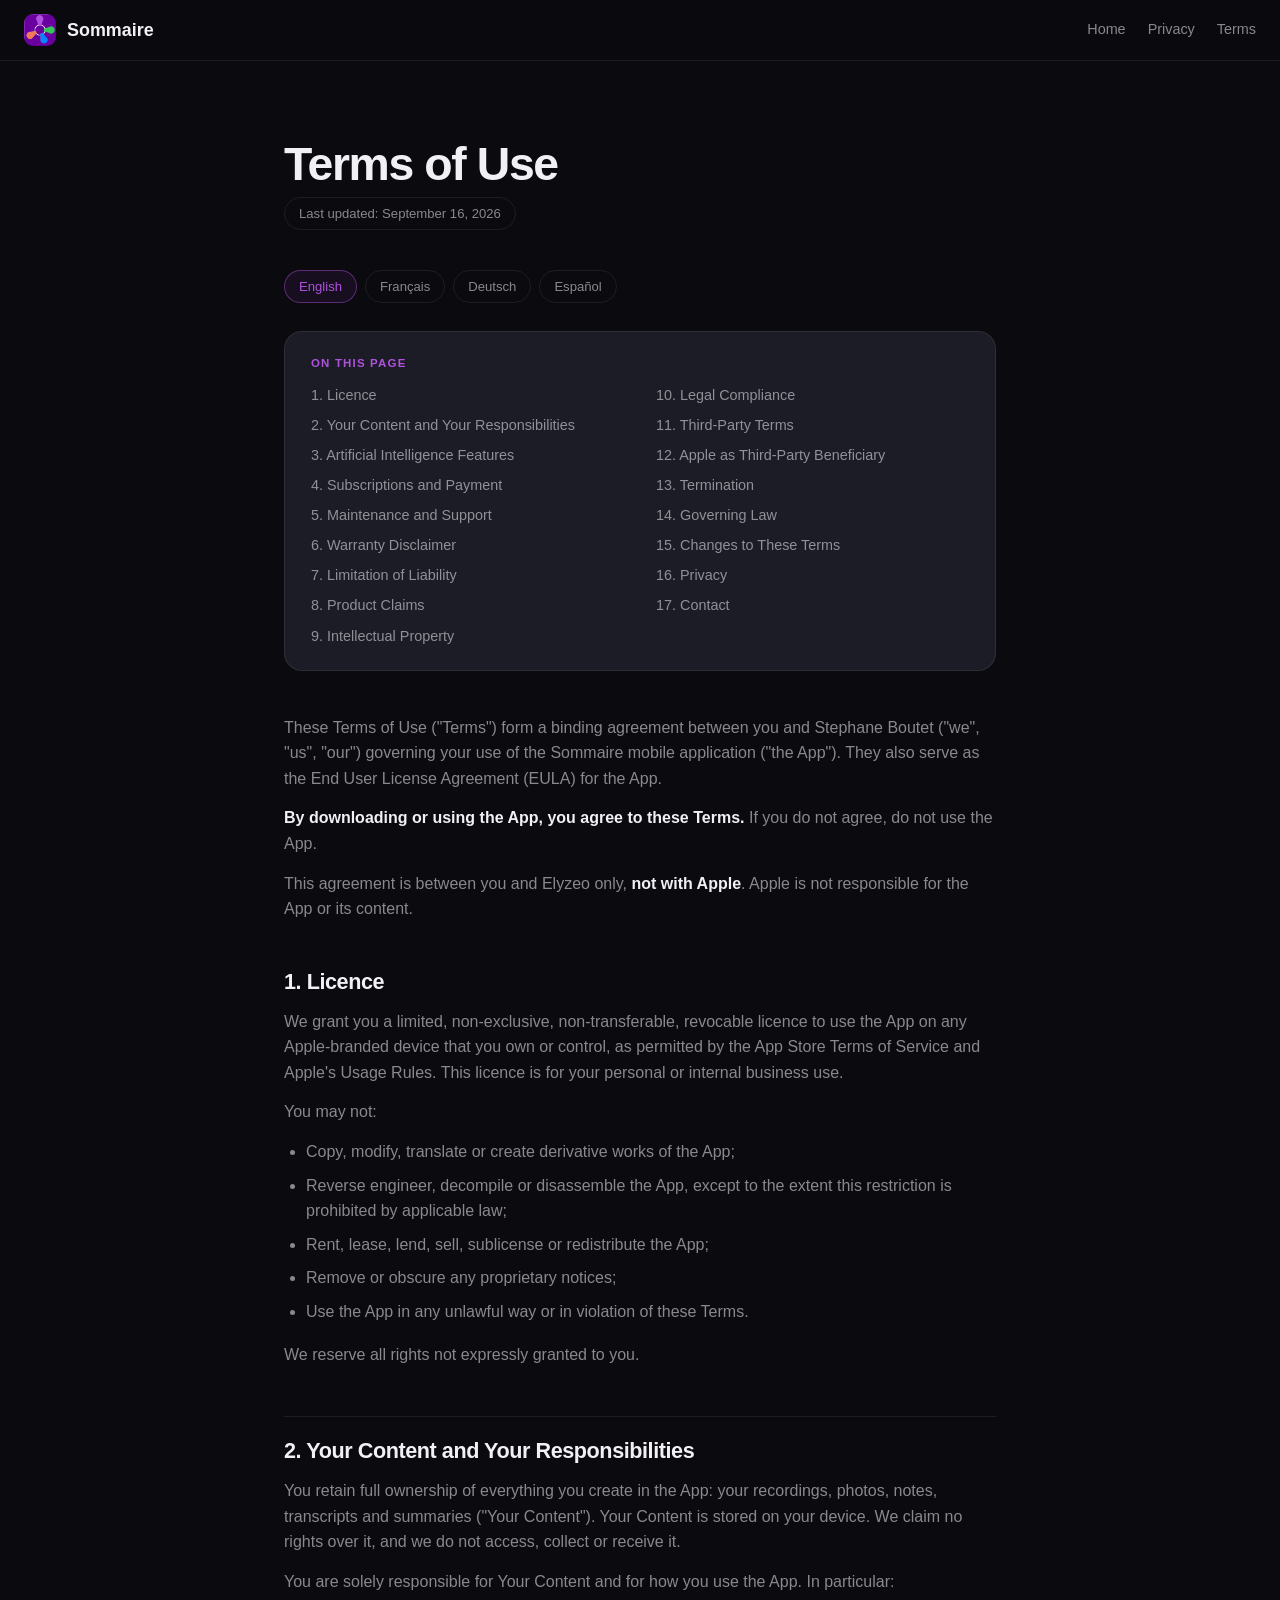
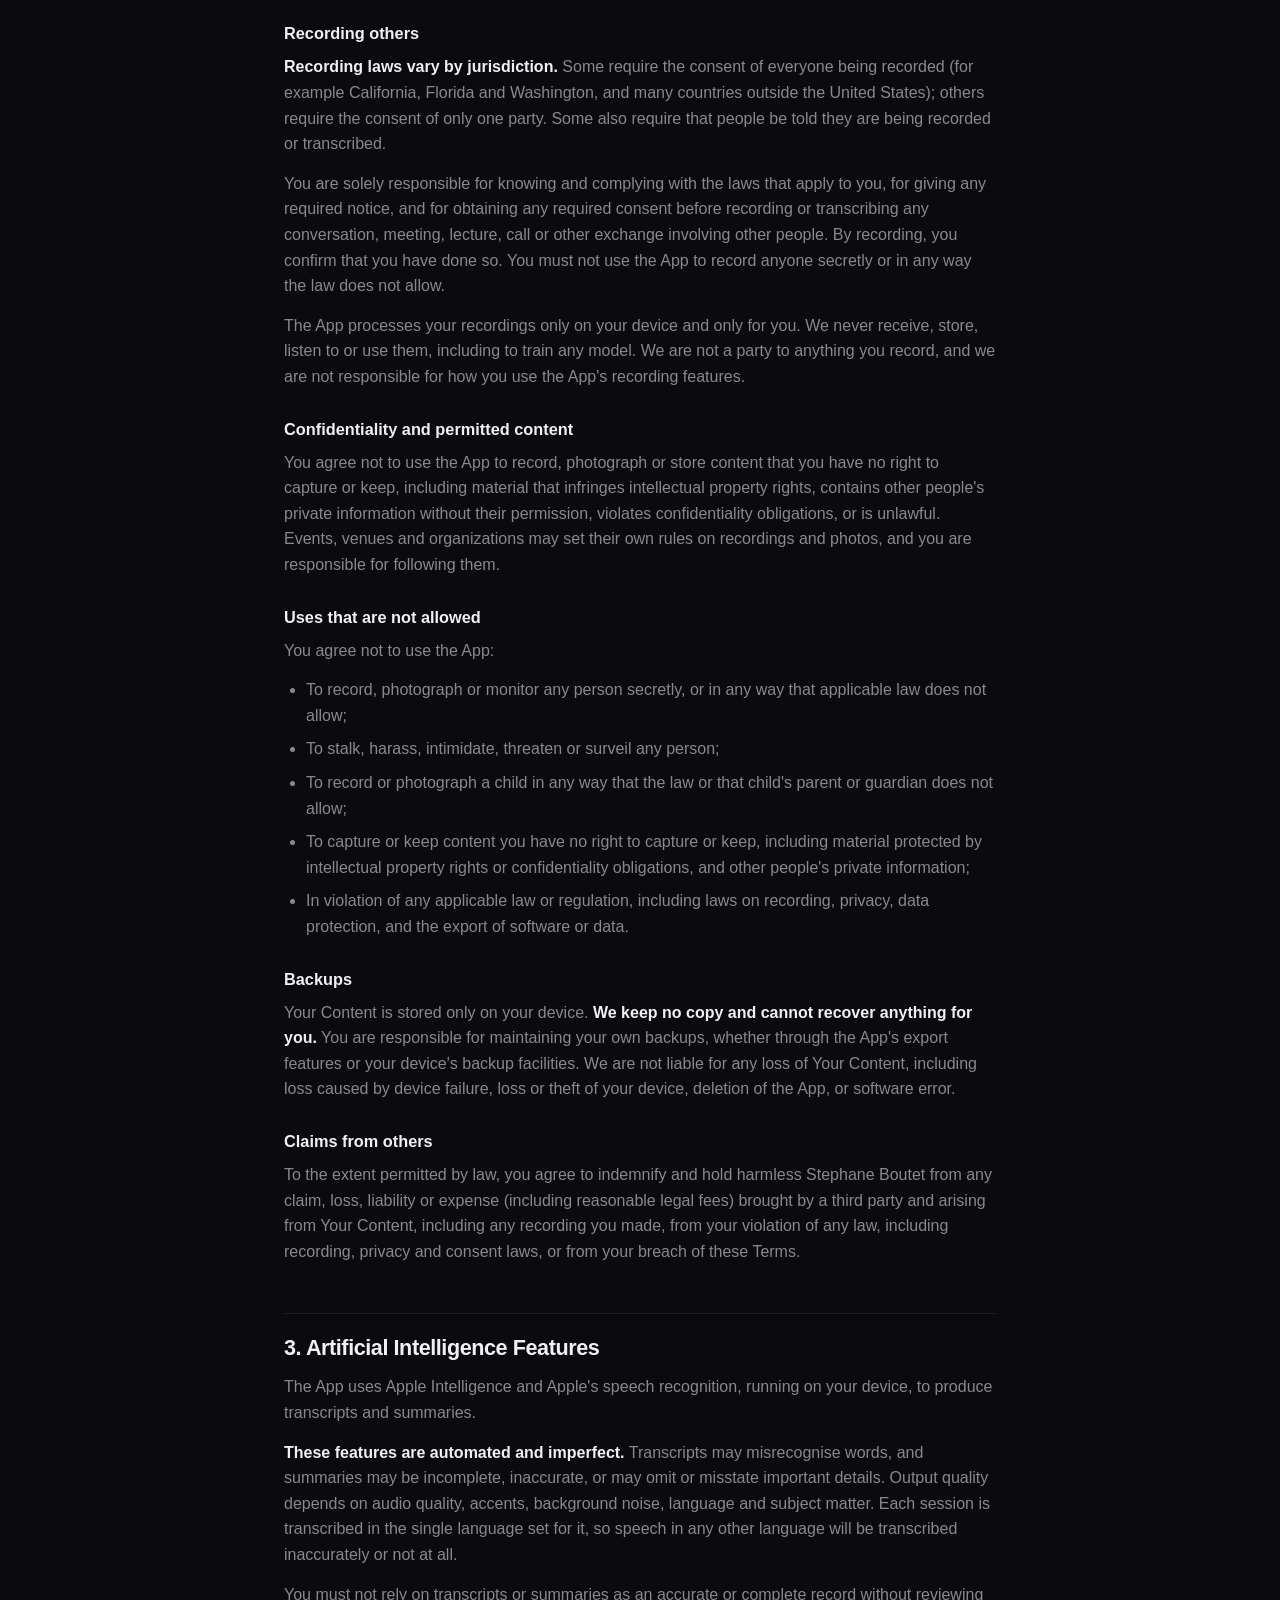
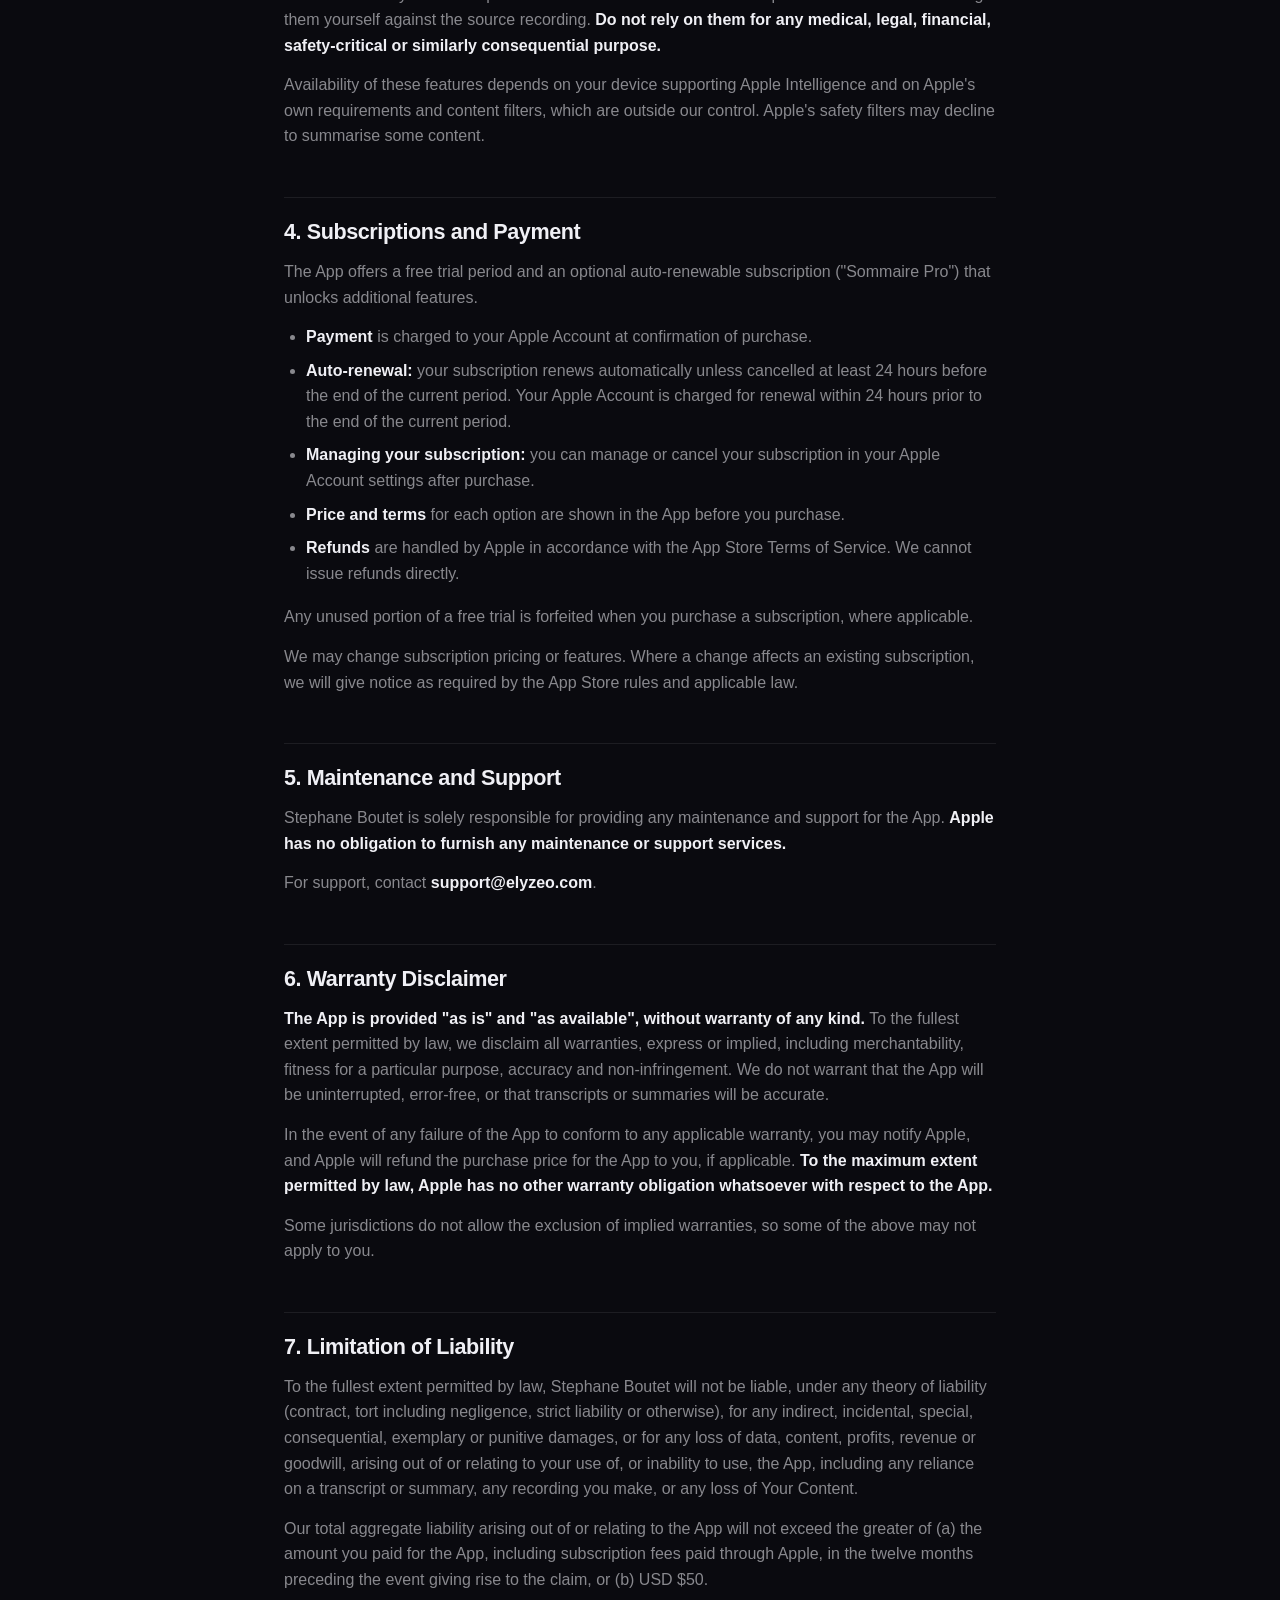
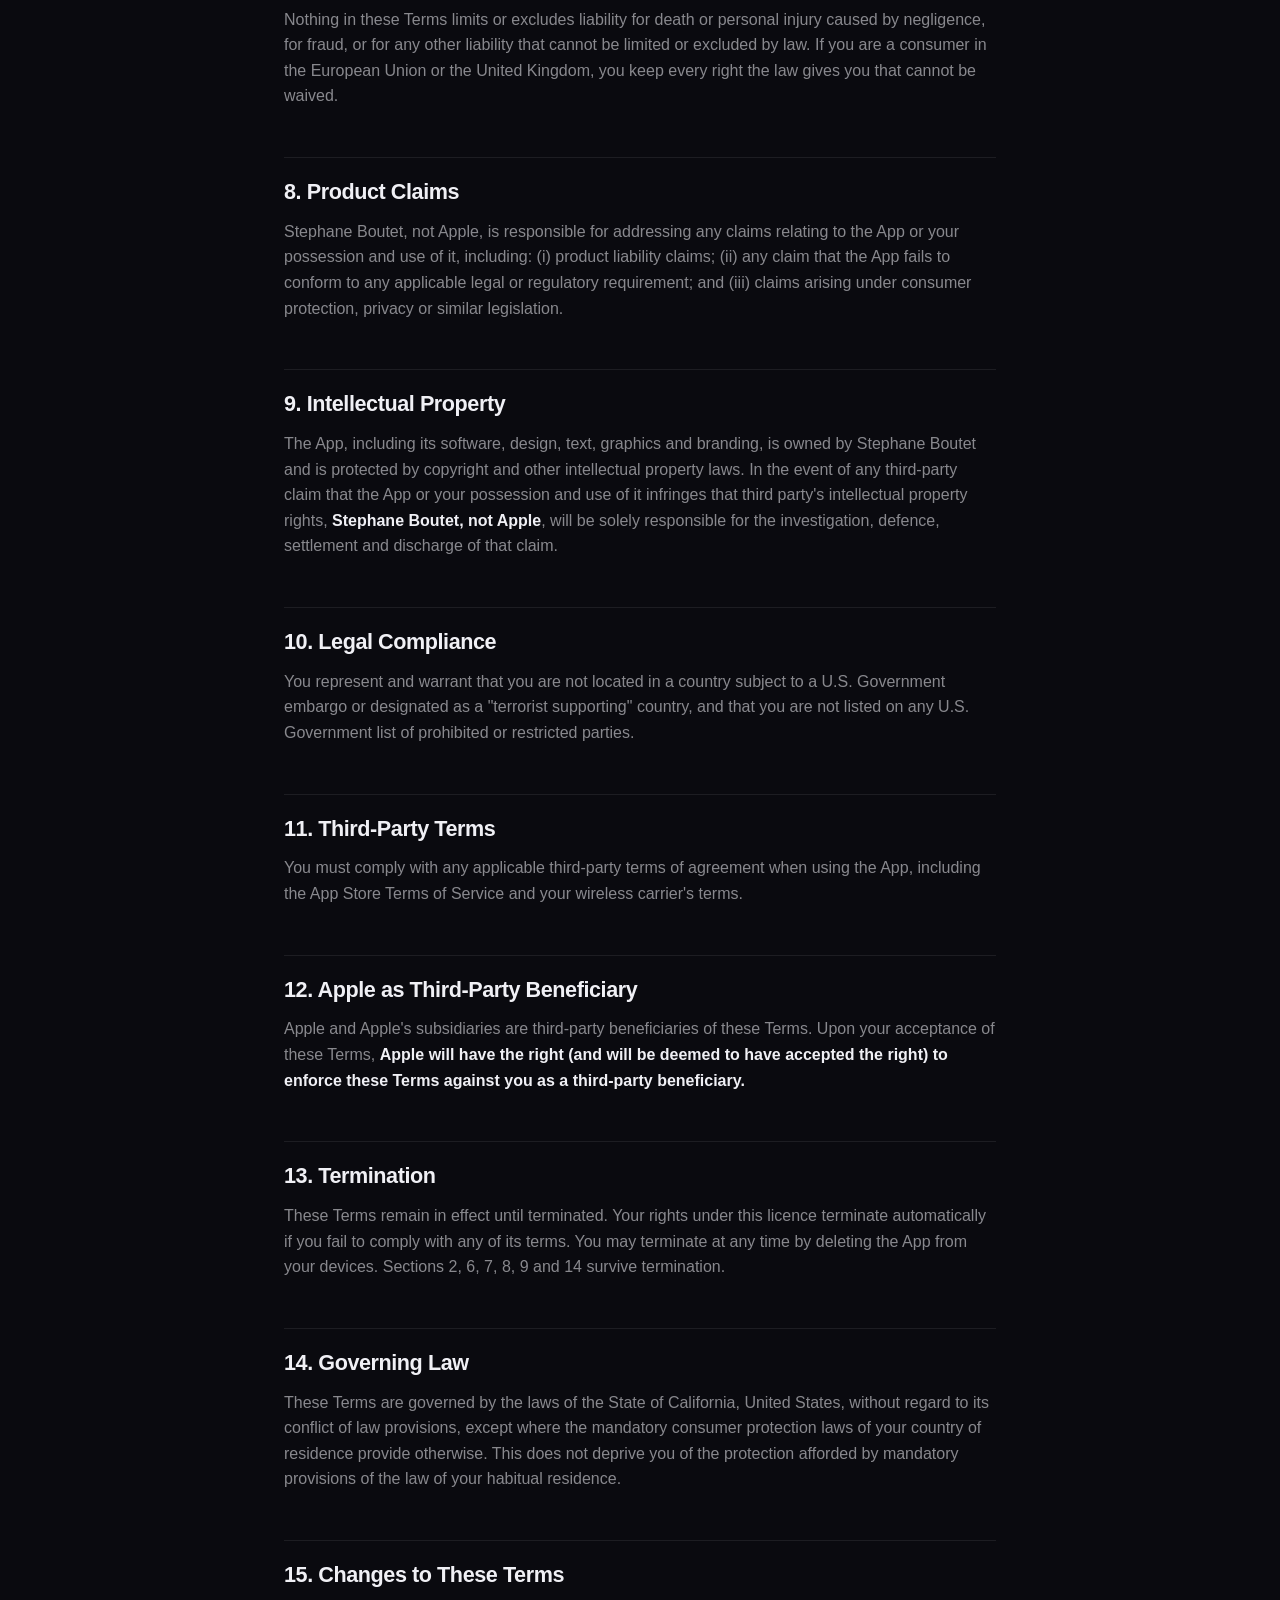
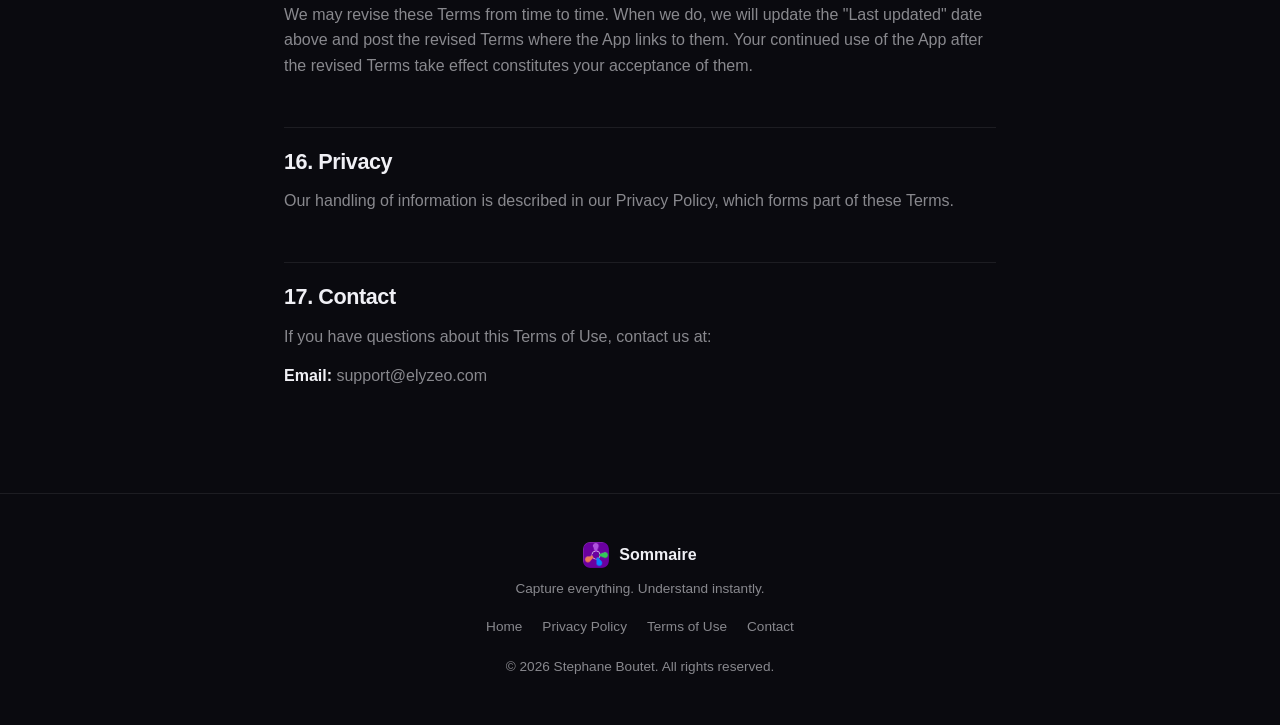
<file: terms.html>
<!DOCTYPE html>
<html lang="en">
<head>
  <meta charset="UTF-8" />
  <meta name="viewport" content="width=device-width, initial-scale=1.0" />
  <meta name="robots" content="index, follow" />
  <title>Terms of Use | Sommaire</title>
  <meta name="description" content="Terms of Use and End User License Agreement for Sommaire." />
  <link rel="icon" type="image/png" href="assets/favicon.png" />
  <link rel="apple-touch-icon" href="assets/sommaire-icon-180.png" />
  <link rel="stylesheet" href="styles.css" />
</head>
<body>

<nav class="site-nav">
  <a class="nav-logo" href="index.html">
    <img src="assets/sommaire-icon.png" alt="" />
    Sommaire
  </a>
  <div class="nav-links">
    <a href="index.html">Home</a>
    <a href="privacy.html">Privacy</a>
    <a href="terms.html">Terms</a>
  </div>
</nav>

<main class="legal">
  <div class="container-narrow">
    <h1>Terms of Use</h1>
    <span class="updated">Last updated: September 16, 2026</span>
    
    <nav class="legal-languages" aria-label="Language">
      <a href="terms.html" lang="en" aria-current="true">English</a>
      <a href="terms-fr.html" lang="fr">Français</a>
      <a href="terms-de.html" lang="de">Deutsch</a>
      <a href="terms-es.html" lang="es">Español</a>
    </nav>
    <nav class="legal-toc" aria-label="On this page">
      <div>On this page</div>
      <ul>
        <li><a href="#section-1-licence">1. Licence</a></li>
        <li><a href="#section-2-your-content-and-your-responsibilities">2. Your Content and Your Responsibilities</a></li>
        <li><a href="#section-3-artificial-intelligence-features">3. Artificial Intelligence Features</a></li>
        <li><a href="#section-4-subscriptions-and-payment">4. Subscriptions and Payment</a></li>
        <li><a href="#section-5-maintenance-and-support">5. Maintenance and Support</a></li>
        <li><a href="#section-6-warranty-disclaimer">6. Warranty Disclaimer</a></li>
        <li><a href="#section-7-limitation-of-liability">7. Limitation of Liability</a></li>
        <li><a href="#section-8-product-claims">8. Product Claims</a></li>
        <li><a href="#section-9-intellectual-property">9. Intellectual Property</a></li>
        <li><a href="#section-10-legal-compliance">10. Legal Compliance</a></li>
        <li><a href="#section-11-third-party-terms">11. Third-Party Terms</a></li>
        <li><a href="#section-12-apple-as-third-party-beneficiary">12. Apple as Third-Party Beneficiary</a></li>
        <li><a href="#section-13-termination">13. Termination</a></li>
        <li><a href="#section-14-governing-law">14. Governing Law</a></li>
        <li><a href="#section-15-changes-to-these-terms">15. Changes to These Terms</a></li>
        <li><a href="#section-16-privacy">16. Privacy</a></li>
        <li><a href="#section-17-contact">17. Contact</a></li>
      </ul>
    </nav>
<p>These Terms of Use (&quot;Terms&quot;) form a binding agreement between you and Stephane Boutet (&quot;we&quot;, &quot;us&quot;, &quot;our&quot;) governing your use of the Sommaire mobile application (&quot;the App&quot;). They also serve as the End User License Agreement (EULA) for the App.</p>
<p><strong>By downloading or using the App, you agree to these Terms.</strong> If you do not agree, do not use the App.</p>
<p>This agreement is between you and Elyzeo only, <strong>not with Apple</strong>. Apple is not responsible for the App or its content.</p>
<h2 id="section-1-licence">1. Licence</h2>
<p>We grant you a limited, non-exclusive, non-transferable, revocable licence to use the App on any Apple-branded device that you own or control, as permitted by the App Store Terms of Service and Apple&#x27;s Usage Rules. This licence is for your personal or internal business use.</p>
<p>You may not:</p>
<ul><li>Copy, modify, translate or create derivative works of the App;</li><li>Reverse engineer, decompile or disassemble the App, except to the extent this restriction is prohibited by applicable law;</li><li>Rent, lease, lend, sell, sublicense or redistribute the App;</li><li>Remove or obscure any proprietary notices;</li><li>Use the App in any unlawful way or in violation of these Terms.</li></ul>
<p>We reserve all rights not expressly granted to you.</p>
<h2 id="section-2-your-content-and-your-responsibilities">2. Your Content and Your Responsibilities</h2>
<p>You retain full ownership of everything you create in the App: your recordings, photos, notes, transcripts and summaries (&quot;Your Content&quot;). Your Content is stored on your device. We claim no rights over it, and we do not access, collect or receive it.</p>
<p>You are solely responsible for Your Content and for how you use the App. In particular:</p>
<h3>Recording others</h3>
<p><strong>Recording laws vary by jurisdiction.</strong> Some require the consent of everyone being recorded (for example California, Florida and Washington, and many countries outside the United States); others require the consent of only one party. Some also require that people be told they are being recorded or transcribed.</p>
<p>You are solely responsible for knowing and complying with the laws that apply to you, for giving any required notice, and for obtaining any required consent before recording or transcribing any conversation, meeting, lecture, call or other exchange involving other people. By recording, you confirm that you have done so. You must not use the App to record anyone secretly or in any way the law does not allow.</p>
<p>The App processes your recordings only on your device and only for you. We never receive, store, listen to or use them, including to train any model. We are not a party to anything you record, and we are not responsible for how you use the App&#x27;s recording features.</p>
<h3>Confidentiality and permitted content</h3>
<p>You agree not to use the App to record, photograph or store content that you have no right to capture or keep, including material that infringes intellectual property rights, contains other people&#x27;s private information without their permission, violates confidentiality obligations, or is unlawful. Events, venues and organizations may set their own rules on recordings and photos, and you are responsible for following them.</p>
<h3>Uses that are not allowed</h3>
<p>You agree not to use the App:</p>
<ul><li>To record, photograph or monitor any person secretly, or in any way that applicable law does not allow;</li><li>To stalk, harass, intimidate, threaten or surveil any person;</li><li>To record or photograph a child in any way that the law or that child&#x27;s parent or guardian does not allow;</li><li>To capture or keep content you have no right to capture or keep, including material protected by intellectual property rights or confidentiality obligations, and other people&#x27;s private information;</li><li>In violation of any applicable law or regulation, including laws on recording, privacy, data protection, and the export of software or data.</li></ul>
<h3>Backups</h3>
<p>Your Content is stored only on your device. <strong>We keep no copy and cannot recover anything for you.</strong> You are responsible for maintaining your own backups, whether through the App&#x27;s export features or your device&#x27;s backup facilities. We are not liable for any loss of Your Content, including loss caused by device failure, loss or theft of your device, deletion of the App, or software error.</p>
<h3>Claims from others</h3>
<p>To the extent permitted by law, you agree to indemnify and hold harmless Stephane Boutet from any claim, loss, liability or expense (including reasonable legal fees) brought by a third party and arising from Your Content, including any recording you made, from your violation of any law, including recording, privacy and consent laws, or from your breach of these Terms.</p>
<h2 id="section-3-artificial-intelligence-features">3. Artificial Intelligence Features</h2>
<p>The App uses Apple Intelligence and Apple&#x27;s speech recognition, running on your device, to produce transcripts and summaries.</p>
<p><strong>These features are automated and imperfect.</strong> Transcripts may misrecognise words, and summaries may be incomplete, inaccurate, or may omit or misstate important details. Output quality depends on audio quality, accents, background noise, language and subject matter. Each session is transcribed in the single language set for it, so speech in any other language will be transcribed inaccurately or not at all.</p>
<p>You must not rely on transcripts or summaries as an accurate or complete record without reviewing them yourself against the source recording. <strong>Do not rely on them for any medical, legal, financial, safety-critical or similarly consequential purpose.</strong></p>
<p>Availability of these features depends on your device supporting Apple Intelligence and on Apple&#x27;s own requirements and content filters, which are outside our control. Apple&#x27;s safety filters may decline to summarise some content.</p>
<h2 id="section-4-subscriptions-and-payment">4. Subscriptions and Payment</h2>
<p>The App offers a free trial period and an optional auto-renewable subscription (&quot;Sommaire Pro&quot;) that unlocks additional features.</p>
<ul><li><strong>Payment</strong> is charged to your Apple Account at confirmation of purchase.</li><li><strong>Auto-renewal:</strong> your subscription renews automatically unless cancelled at least 24 hours before the end of the current period. Your Apple Account is charged for renewal within 24 hours prior to the end of the current period.</li><li><strong>Managing your subscription:</strong> you can manage or cancel your subscription in your Apple Account settings after purchase.</li><li><strong>Price and terms</strong> for each option are shown in the App before you purchase.</li><li><strong>Refunds</strong> are handled by Apple in accordance with the App Store Terms of Service. We cannot issue refunds directly.</li></ul>
<p>Any unused portion of a free trial is forfeited when you purchase a subscription, where applicable.</p>
<p>We may change subscription pricing or features. Where a change affects an existing subscription, we will give notice as required by the App Store rules and applicable law.</p>
<h2 id="section-5-maintenance-and-support">5. Maintenance and Support</h2>
<p>Stephane Boutet is solely responsible for providing any maintenance and support for the App. <strong>Apple has no obligation to furnish any maintenance or support services.</strong></p>
<p>For support, contact <strong>support@elyzeo.com</strong>.</p>
<h2 id="section-6-warranty-disclaimer">6. Warranty Disclaimer</h2>
<p><strong>The App is provided &quot;as is&quot; and &quot;as available&quot;, without warranty of any kind.</strong> To the fullest extent permitted by law, we disclaim all warranties, express or implied, including merchantability, fitness for a particular purpose, accuracy and non-infringement. We do not warrant that the App will be uninterrupted, error-free, or that transcripts or summaries will be accurate.</p>
<p>In the event of any failure of the App to conform to any applicable warranty, you may notify Apple, and Apple will refund the purchase price for the App to you, if applicable. <strong>To the maximum extent permitted by law, Apple has no other warranty obligation whatsoever with respect to the App.</strong></p>
<p>Some jurisdictions do not allow the exclusion of implied warranties, so some of the above may not apply to you.</p>
<h2 id="section-7-limitation-of-liability">7. Limitation of Liability</h2>
<p>To the fullest extent permitted by law, Stephane Boutet will not be liable, under any theory of liability (contract, tort including negligence, strict liability or otherwise), for any indirect, incidental, special, consequential, exemplary or punitive damages, or for any loss of data, content, profits, revenue or goodwill, arising out of or relating to your use of, or inability to use, the App, including any reliance on a transcript or summary, any recording you make, or any loss of Your Content.</p>
<p>Our total aggregate liability arising out of or relating to the App will not exceed the greater of (a) the amount you paid for the App, including subscription fees paid through Apple, in the twelve months preceding the event giving rise to the claim, or (b) USD $50.</p>
<p>Nothing in these Terms limits or excludes liability for death or personal injury caused by negligence, for fraud, or for any other liability that cannot be limited or excluded by law. If you are a consumer in the European Union or the United Kingdom, you keep every right the law gives you that cannot be waived.</p>
<h2 id="section-8-product-claims">8. Product Claims</h2>
<p>Stephane Boutet, not Apple, is responsible for addressing any claims relating to the App or your possession and use of it, including: (i) product liability claims; (ii) any claim that the App fails to conform to any applicable legal or regulatory requirement; and (iii) claims arising under consumer protection, privacy or similar legislation.</p>
<h2 id="section-9-intellectual-property">9. Intellectual Property</h2>
<p>The App, including its software, design, text, graphics and branding, is owned by Stephane Boutet and is protected by copyright and other intellectual property laws. In the event of any third-party claim that the App or your possession and use of it infringes that third party&#x27;s intellectual property rights, <strong>Stephane Boutet, not Apple</strong>, will be solely responsible for the investigation, defence, settlement and discharge of that claim.</p>
<h2 id="section-10-legal-compliance">10. Legal Compliance</h2>
<p>You represent and warrant that you are not located in a country subject to a U.S. Government embargo or designated as a &quot;terrorist supporting&quot; country, and that you are not listed on any U.S. Government list of prohibited or restricted parties.</p>
<h2 id="section-11-third-party-terms">11. Third-Party Terms</h2>
<p>You must comply with any applicable third-party terms of agreement when using the App, including the App Store Terms of Service and your wireless carrier&#x27;s terms.</p>
<h2 id="section-12-apple-as-third-party-beneficiary">12. Apple as Third-Party Beneficiary</h2>
<p>Apple and Apple&#x27;s subsidiaries are third-party beneficiaries of these Terms. Upon your acceptance of these Terms, <strong>Apple will have the right (and will be deemed to have accepted the right) to enforce these Terms against you as a third-party beneficiary.</strong></p>
<h2 id="section-13-termination">13. Termination</h2>
<p>These Terms remain in effect until terminated. Your rights under this licence terminate automatically if you fail to comply with any of its terms. You may terminate at any time by deleting the App from your devices. Sections 2, 6, 7, 8, 9 and 14 survive termination.</p>
<h2 id="section-14-governing-law">14. Governing Law</h2>
<p>These Terms are governed by the laws of the State of California, United States, without regard to its conflict of law provisions, except where the mandatory consumer protection laws of your country of residence provide otherwise. This does not deprive you of the protection afforded by mandatory provisions of the law of your habitual residence.</p>
<h2 id="section-15-changes-to-these-terms">15. Changes to These Terms</h2>
<p>We may revise these Terms from time to time. When we do, we will update the &quot;Last updated&quot; date above and post the revised Terms where the App links to them. Your continued use of the App after the revised Terms take effect constitutes your acceptance of them.</p>
<h2 id="section-16-privacy">16. Privacy</h2>
<p>Our handling of information is described in our Privacy Policy, which forms part of these Terms.</p>
<h2 id="section-17-contact">17. Contact</h2>
<p>If you have questions about this Terms of Use, contact us at:</p>
<p><strong>Email:</strong> support@elyzeo.com</p>
  </div>
</main>

<footer>
  <a class="footer-logo" href="index.html">
    <img src="assets/sommaire-icon.png" alt="" />
    Sommaire
  </a>
  <p>Capture everything. Understand instantly.</p>
  <div class="footer-links">
    <a href="index.html">Home</a>
    <a href="privacy.html">Privacy Policy</a>
    <a href="terms.html">Terms of Use</a>
    <a href="mailto:support@elyzeo.com">Contact</a>
  </div>
  <p style="margin-top:18px;">© 2026 Stephane Boutet. All rights reserved.</p>
</footer>

</body>
</html>
</file>
<file: styles.css>
/* ─── Sommaire shared styles ─────────────────────────────────
   Palette matches the app's artifact colours, which are also the
   four petals in the app icon.
   ───────────────────────────────────────────────────────────── */
*, *::before, *::after { box-sizing: border-box; margin: 0; padding: 0; }

:root {
  --summary:  #AF52DE;
  --audio:    #0A84FF;
  --photo:    #34C759;
  --note:     #EE7A59;
  --bg:       #0a0a0f;
  --surface:  #13131a;
  --card:     #1c1c26;
  --border:   rgba(255,255,255,0.08);
  --text:     #f0f0f5;
  --muted:    rgba(240,240,245,0.55);
  --radius:   18px;
  --font:     -apple-system, BlinkMacSystemFont, "SF Pro Display", "Segoe UI", Roboto, sans-serif;
}

html { scroll-behavior: smooth; }
body {
  font-family: var(--font);
  background: var(--bg);
  color: var(--text);
  line-height: 1.6;
  overflow-x: hidden;
  -webkit-font-smoothing: antialiased;
}
a { color: var(--summary); text-decoration: none; }
a:hover { text-decoration: underline; }
img { max-width: 100%; display: block; }

h1 { font-size: clamp(2.6rem, 6vw, 4.6rem); font-weight: 600; letter-spacing: -0.03em; line-height: 1.05; }
h2 { font-size: clamp(1.8rem, 3.5vw, 2.6rem); font-weight: 600; letter-spacing: -0.02em; line-height: 1.15; }
h3 { font-size: 1.12rem; font-weight: 600; }
p  { color: var(--muted); }

.container { max-width: 1100px; margin: 0 auto; padding: 0 24px; }
.container-narrow { max-width: 760px; margin: 0 auto; padding: 0 24px; }
section { padding: 96px 0; }

.grad {
  background: linear-gradient(135deg, var(--summary), #e879f9);
  -webkit-background-clip: text;
  -webkit-text-fill-color: transparent;
  background-clip: text;
}

/* ─── Nav ──────────────────────────────────────────────────── */
/* Class-scoped, not a bare `nav` selector: the legal pages' table of
   contents is also a <nav>, and a bare selector pinned it over the header. */
.site-nav {
  position: fixed; top: 0; left: 0; right: 0; z-index: 100;
  padding: 14px 24px;
  display: flex; align-items: center; justify-content: space-between;
  background: rgba(10,10,15,0.75);
  backdrop-filter: blur(20px);
  -webkit-backdrop-filter: blur(20px);
  border-bottom: 1px solid var(--border);
}
.nav-logo {
  display: flex; align-items: center; gap: 11px;
  font-size: 1.12rem; font-weight: 700; color: var(--text);
}
.nav-logo:hover { text-decoration: none; }
.nav-logo img { width: 32px; height: 32px; border-radius: 9px; }
.nav-links { display: flex; align-items: center; gap: 22px; font-size: 0.9rem; }
.nav-links a { color: var(--muted); }
.nav-links a:hover { color: var(--text); text-decoration: none; }
@media (max-width: 560px) { .nav-links a.hide-sm { display: none; } }
/* The legal pages carry their nav labels in the reader's language, and "Confidentialité"
   or "Nutzungsbedingungen" overran the logo on a phone. Let the row give way instead. */
@media (max-width: 560px) {
  .site-nav { padding: 12px 16px; gap: 12px; }
  .nav-logo { flex-shrink: 0; font-size: 1rem; gap: 8px; }
  .nav-logo img { width: 26px; height: 26px; }
  .nav-links { gap: 14px; font-size: 0.82rem; flex-wrap: wrap; justify-content: flex-end; }
}
@media (max-width: 380px) {
  .nav-logo span, .nav-logo { font-size: 0.94rem; }
  .nav-links { gap: 10px; font-size: 0.78rem; }
}

/* ─── Buttons ──────────────────────────────────────────────── */
.btn {
  display: inline-flex; align-items: center; gap: 8px;
  padding: 14px 28px; border-radius: 14px;
  font-size: 0.95rem; font-weight: 600; cursor: pointer;
  border: none; transition: transform 0.15s, opacity 0.15s;
}
.btn:hover { transform: translateY(-2px); opacity: 0.92; text-decoration: none; }
.btn-primary { background: linear-gradient(135deg, var(--summary), #e879f9); color: #fff; }
.btn-secondary { background: transparent; color: var(--text); border: 1px solid var(--border); }

.section-label {
  font-size: 0.75rem; font-weight: 700; text-transform: uppercase;
  letter-spacing: 0.12em; color: var(--summary); margin-bottom: 14px;
}
.section-intro { max-width: 560px; }

/* ─── Footer ───────────────────────────────────────────────── */
footer {
  border-top: 1px solid var(--border);
  padding: 48px 24px; text-align: center;
  color: var(--muted); font-size: 0.85rem;
}
footer .footer-logo {
  display: inline-flex; align-items: center; gap: 10px;
  font-size: 1rem; font-weight: 700; color: var(--text); margin-bottom: 10px;
}
footer .footer-logo img { width: 26px; height: 26px; border-radius: 7px; }
.footer-links { display: flex; gap: 20px; justify-content: center; flex-wrap: wrap; margin-top: 16px; }
.footer-links a { color: var(--muted); }
.footer-links a:hover { color: var(--text); }

/* ─── Scroll fade-in ───────────────────────────────────────── */
/* Scoped to .js so that without JavaScript every section is simply visible,
   rather than a page of invisible content. */
.js .fade-up { opacity: 0; transform: translateY(26px); transition: opacity 0.6s ease, transform 0.6s ease; }
.js .fade-up.visible { opacity: 1; transform: translateY(0); }
@media (prefers-reduced-motion: reduce) {
  .js .fade-up { opacity: 1; transform: none; transition: none; }
  html { scroll-behavior: auto; }
}

/* ─── Legal pages ──────────────────────────────────────────── */
.legal { padding: 140px 0 90px; }
.legal h1 { font-size: clamp(2rem, 4vw, 2.9rem); margin-bottom: 8px; }
.legal .updated {
  display: inline-block; font-size: 0.82rem; color: var(--muted);
  border: 1px solid var(--border); border-radius: 20px;
  padding: 5px 14px; margin-bottom: 40px;
}
.legal h2 {
  font-size: 1.35rem; margin: 48px 0 14px;
  padding-top: 22px; border-top: 1px solid var(--border);
}
.legal h2:first-of-type { border-top: none; padding-top: 0; }
.legal h3 { font-size: 1.02rem; margin: 26px 0 8px; color: var(--text); }
.legal p { margin-bottom: 14px; }
.legal ul { margin: 0 0 18px 22px; }
.legal li { color: var(--muted); margin-bottom: 8px; }
.legal strong { color: var(--text); font-weight: 600; }
.legal table {
  width: 100%; border-collapse: collapse; margin: 18px 0 24px;
  font-size: 0.92rem; display: block; overflow-x: auto;
}
.legal th, .legal td {
  text-align: left; padding: 11px 14px;
  border-bottom: 1px solid var(--border);
}
.legal th { color: var(--text); font-weight: 600; white-space: nowrap; }
.legal td { color: var(--muted); }
.legal-toc {
  background: var(--card); border: 1px solid var(--border);
  border-radius: var(--radius); padding: 22px 26px; margin-bottom: 44px;
}
.legal-toc div {
  font-size: 0.72rem; font-weight: 700; text-transform: uppercase;
  letter-spacing: 0.1em; color: var(--summary); margin-bottom: 12px;
}
.legal-toc ul { list-style: none; margin: 0; columns: 2; column-gap: 32px; }
@media (max-width: 620px) { .legal-toc ul { columns: 1; } }
.legal-toc li { margin-bottom: 7px; font-size: 0.9rem; }
.legal-toc a { color: var(--muted); }
.legal-toc a:hover { color: var(--text); }
.footer-legal-langs { font-size: 0.82rem; color: var(--muted); margin-top: 14px; }
.legal-languages { display: flex; flex-wrap: wrap; gap: 8px; margin-bottom: 28px; }
.legal-languages a {
  font-size: 0.82rem; color: var(--muted);
  border: 1px solid var(--border); border-radius: 20px; padding: 5px 14px;
}
.legal-languages a:hover { color: var(--text); border-color: rgba(175,82,222,0.4); }
.legal-languages a[aria-current="true"] {
  color: var(--summary); border-color: rgba(175,82,222,0.45);
  background: rgba(175,82,222,0.08);
}
.legal-governs { font-size: 0.85rem; color: var(--muted); margin: -28px 0 22px; }
.legal-note {
  background: rgba(175,82,222,0.08);
  border: 1px solid rgba(175,82,222,0.22);
  border-radius: var(--radius);
  padding: 20px 24px; margin: 26px 0;
}
.legal-note p:last-child { margin-bottom: 0; }
</file>
